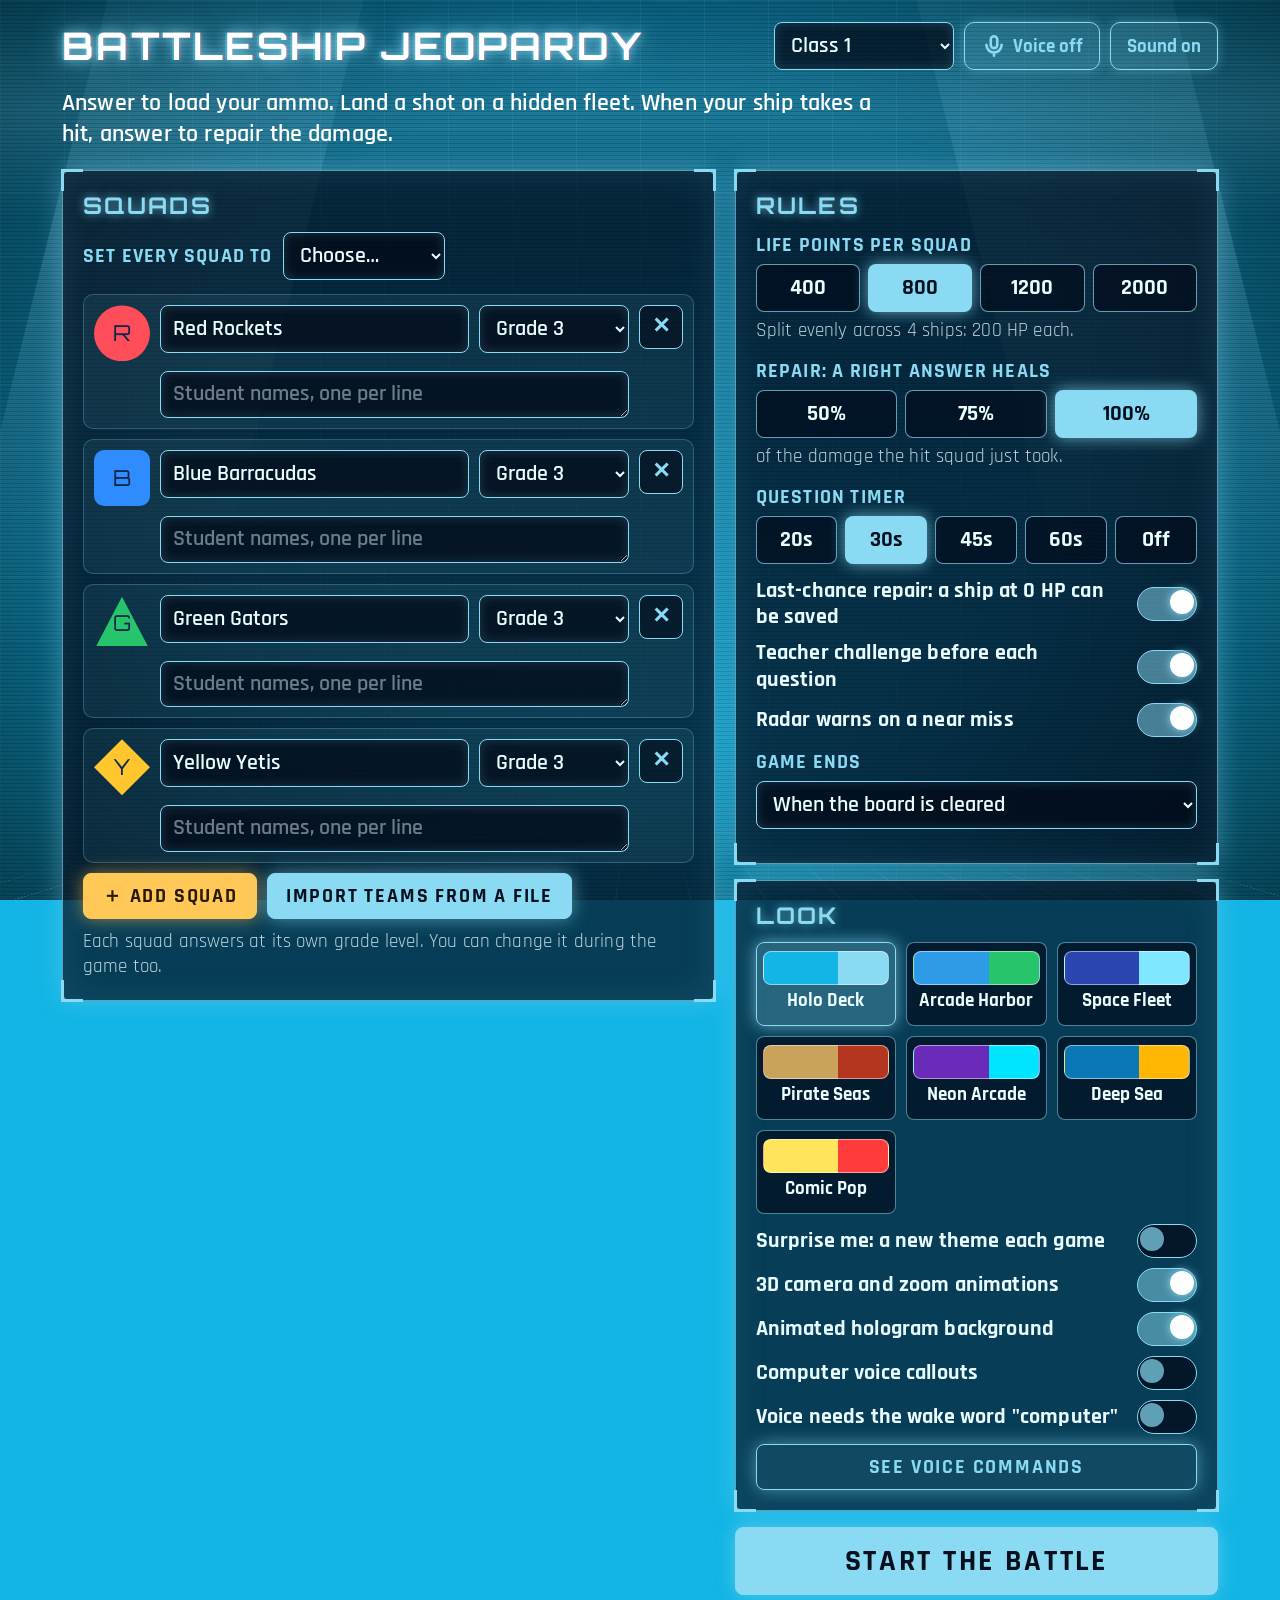
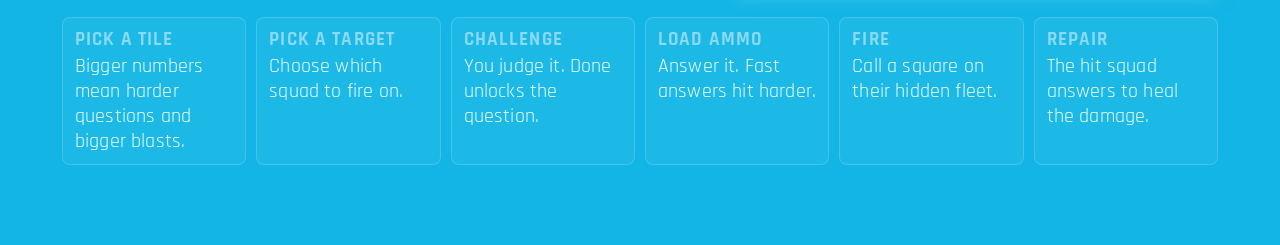
<file: battleship/index.html>
<!DOCTYPE html>
<html lang="en">
<head>
<meta charset="utf-8">
<meta name="viewport" content="width=device-width,initial-scale=1">
<title>Battleship Jeopardy</title>
<link rel="preconnect" href="https://fonts.googleapis.com">
<link rel="preconnect" href="https://fonts.gstatic.com" crossorigin>
<link href="https://fonts.googleapis.com/css2?family=Alegreya+SC:wght@400;700&family=Bangers&family=Baloo+2:wght@400;600;700&family=Bungee&family=Chakra+Petch:wght@400;600;700&family=Comic+Neue:wght@400;700&family=Fredoka:wght@400;500;600;700&family=Orbitron:wght@500;700;900&family=Pirata+One&family=Rajdhani:wght@500;600;700&display=swap" rel="stylesheet">
<style>
/* Battleship Jeopardy v2. Theme tokens are set on :root by applyTheme(); the active team's color floods the page background. */
:root{
  --disp:'Bungee','Arial Black',sans-serif; --body:'Fredoka','Trebuchet MS',sans-serif;
  --panel:#FFFFFF; --pInk:#10264A; --line:#10264A; --lw:3px; --r:20px; --sh:0 6px 0 #10264A;
  --head:#10264A; --headInk:#FFFFFF; --tile:#FFC62E; --tileInk:#10264A; --tline:#10264A; --tsh:0 4px 0 #10264A;
  --used:#D6E2EF; --usedInk:#5B7396; --btn:#26C46B; --btnInk:#10264A;
  --ink:#10264A; --inkRgb:16,38,74; --bgHex:#2E9BE6; --soft:rgba(16,38,74,.14); --softLine:rgba(16,38,74,.28); --pSoft:rgba(16,38,74,.08);
  --good:#1F9D55; --bad:#D64545; --s:1;
}
*{box-sizing:border-box}
html,body{margin:0;min-height:100%}
body{font-family:var(--body);color:var(--ink);background:var(--bg,#2E9BE6);background-attachment:fixed;-webkit-tap-highlight-color:transparent;overflow-x:hidden}
body.playing{overflow:hidden;height:100%}
h1,h2,h3,h4,p{margin:0}
button{font:inherit;color:inherit;cursor:pointer;border:0;background:none;padding:0}
button:disabled{cursor:not-allowed}
input,select,textarea{font:inherit;color:inherit}
:focus-visible{outline:4px solid var(--ink);outline-offset:3px}
[hidden]{display:none!important}
.sr{position:absolute;width:1px;height:1px;overflow:hidden;clip:rect(0 0 0 0)}
.disp{font-family:var(--disp)}

/* ---------- shared pieces ---------- */
.card{background:var(--panel);color:var(--pInk);border:var(--lw) solid var(--line);border-radius:var(--r);box-shadow:var(--sh);padding:20px}
.btn{display:inline-flex;align-items:center;justify-content:center;gap:10px;min-height:56px;padding:8px 26px;border-radius:calc(var(--r) - 6px);border:var(--lw) solid var(--line);background:var(--btn);color:var(--btnInk);box-shadow:var(--tsh);font-family:var(--disp);font-size:22px;line-height:1.1;text-align:center}
.btn:hover:not(:disabled){filter:brightness(1.07);transform:translateY(-2px)}
.btn:active:not(:disabled){transform:translateY(3px)}
.btn:disabled{opacity:.5;box-shadow:none}
.btn.sm{min-height:46px;padding:6px 18px;font-size:18px}
.btn.lg{min-height:68px;font-size:28px}
.btn.block{display:flex;width:100%}
.btn.ghost{background:transparent;color:var(--pInk);box-shadow:none}
.btn.sun{background:var(--tile);color:var(--tileInk)}
.btn.bad{background:var(--bad);color:#fff}
.chip{display:inline-flex;align-items:center;padding:6px 16px;border-radius:99px;font-weight:700;font-size:20px;line-height:1.1;white-space:nowrap;background:var(--soft);color:var(--ink)}
.chip.solid{background:var(--head);color:var(--headInk)}
.chip.pan{background:var(--pSoft);color:var(--pInk)}
.ibtn{width:48px;height:48px;border-radius:14px;display:inline-flex;align-items:center;justify-content:center;gap:6px;border:2px solid var(--ink);background:var(--soft);color:var(--ink);font-weight:700}
.ibtn.wide{width:auto;padding:0 16px;font-size:19px}
.badge{flex:none;display:flex;align-items:center;justify-content:center;font-family:var(--disp);line-height:1}

/* ---------- setup screen (scrolls) ---------- */
#setup{max-width:1200px;margin:0 auto;padding:22px 22px 80px}
.hdr{display:flex;align-items:center;justify-content:space-between;gap:14px;flex-wrap:wrap;margin-bottom:18px}
.hdr h1{font-family:var(--disp);font-weight:400;font-size:clamp(30px,5vw,48px);line-height:1;color:var(--ink)}
.hdr .row{display:flex;gap:10px;flex-wrap:wrap;align-items:center}
.hero{margin:0 0 20px;font-size:22px;font-weight:600;max-width:820px;line-height:1.3}
.grid2{display:grid;grid-template-columns:minmax(0,1.35fr) minmax(0,1fr);gap:20px;align-items:start}
@media (max-width:960px){.grid2{grid-template-columns:1fr}}
.card h3{font-family:var(--disp);font-weight:400;font-size:26px;margin-bottom:12px}
.stack{display:grid;gap:16px}
.lbl{display:block;font-size:18px;font-weight:700;margin-bottom:6px}
.note{font-size:17px;line-height:1.35;opacity:.8}
.field{margin-bottom:14px}
input[type=text],input[type=number],select,textarea{width:100%;min-height:48px;padding:8px 12px;border-radius:12px;border:3px solid var(--line);background:#fff;color:#10264A;font-size:20px;font-weight:600}
textarea{resize:vertical;line-height:1.3}
.seg{display:flex;gap:8px;flex-wrap:wrap}
.seg button{flex:1;min-width:64px;min-height:48px;padding:0 12px;border-radius:12px;border:3px solid var(--line);background:#fff;color:#10264A;font-weight:700;font-size:20px}
.seg button[aria-pressed=true]{background:var(--tile);color:var(--tileInk);box-shadow:var(--tsh)}
.tgl{display:flex;align-items:center;justify-content:space-between;gap:14px;margin:10px 0;font-size:20px;font-weight:700;line-height:1.2;cursor:pointer}
.tgl input{position:absolute;opacity:0;width:1px;height:1px}
.tgl .tr{flex:none;width:60px;height:34px;border-radius:99px;border:3px solid var(--line);background:#D6E2EF;padding:2px;display:flex;justify-content:flex-start;transition:background .15s}
.tgl .tr i{width:24px;height:24px;border-radius:50%;background:#fff;border:2px solid var(--line)}
.tgl input:checked + .tr{background:var(--good);justify-content:flex-end}
.tgl input:focus-visible + .tr{outline:4px solid var(--ink);outline-offset:3px}
.themes{display:grid;grid-template-columns:repeat(3,minmax(0,1fr));gap:10px}
.th{display:flex;flex-direction:column;align-items:center;gap:6px;padding:8px 6px;border-radius:14px;border:3px solid var(--line);background:#fff;color:#10264A;font-weight:700;font-size:17px;line-height:1.1;min-height:84px}
.th[aria-pressed=true]{background:#FFF3C4;box-shadow:0 3px 0 var(--line)}
.th i{display:block;width:100%;height:34px;border-radius:8px;border:2px solid #10264A}
.trow{display:grid;grid-template-columns:56px minmax(0,1fr) 150px 44px;gap:10px;align-items:start;padding:10px;border-radius:16px;background:var(--pSoft);margin-bottom:10px}
.trow .badge{width:56px;height:56px;font-size:20px}
.trow textarea{grid-column:2 / 4;min-height:44px;font-size:18px}
.trow .x{width:44px;height:44px;border-radius:12px;border:2px solid var(--line);background:#fff;font-size:22px;font-weight:700;color:#10264A}
.resume{display:flex;gap:14px;align-items:center;justify-content:space-between;flex-wrap:wrap;margin-bottom:18px;background:var(--tile);color:var(--tileInk)}
.resume b{font-size:22px}
.steps{display:grid;grid-template-columns:repeat(6,minmax(0,1fr));gap:10px;margin-top:22px}
@media (max-width:960px){.steps{grid-template-columns:repeat(2,minmax(0,1fr))}}
.steps div{background:var(--soft);border-radius:14px;padding:10px 12px;font-size:17px;line-height:1.25}
.steps b{display:block;font-size:19px;margin-bottom:2px}

/* ---------- game stage (fixed 1440x900, scaled to fit) ---------- */
#game{position:fixed;inset:0;overflow:hidden}
#stage{position:absolute;left:50%;top:50%;width:1440px;height:900px;margin:-450px 0 0 -720px;transform:scale(var(--s));transform-origin:center center;padding:18px 28px 22px;display:flex;flex-direction:column;gap:14px;color:var(--ink)}
.top{height:48px;flex:none;display:flex;align-items:center;justify-content:space-between}
.top .l{display:flex;align-items:center;gap:14px;min-width:0}
.brand{font-family:var(--disp);font-size:28px;line-height:1;letter-spacing:.02em;white-space:nowrap}
.top .r{display:flex;gap:10px}
.banner{height:104px;flex:none;display:flex;align-items:center;gap:24px}
.banner .badge{width:96px;height:96px;background:var(--ink);color:var(--bgHex);font-size:46px}
.bn-name{font-family:var(--disp);line-height:1.02;white-space:nowrap}
.bn-sub{font-size:30px;font-weight:700;line-height:1.1;margin-top:2px}
.cols{height:680px;flex:none;display:flex;gap:20px}
.left,.qleft,.qright{width:300px;flex:none;padding:18px;border-radius:var(--r);background:var(--soft);border:2px solid var(--softLine);display:flex;flex-direction:column;gap:10px;overflow:hidden}
.cap{font-size:18px;font-weight:700;letter-spacing:.12em;text-transform:uppercase}
.upname{font-family:var(--disp);line-height:1.04;overflow-wrap:anywhere}
.mems{display:flex;flex-direction:column;gap:6px}
.mem{padding:4px 12px;font-size:28px;font-weight:600;line-height:1.1;overflow-wrap:anywhere}
.mem.up{padding:6px 12px;border-radius:12px;font-size:30px;font-weight:700;background:var(--ink);color:var(--bgHex)}
.shp .row{display:flex;justify-content:space-between;font-size:20px;font-weight:700}
.bar{height:14px;border-radius:99px;background:rgba(var(--inkRgb),.22);overflow:hidden;margin-top:3px}
.bar i{display:block;height:100%;border-radius:99px}
.shp.sunk{opacity:.45;text-decoration:line-through}
.board{flex:1;min-width:0;padding:16px;display:grid;grid-template-columns:repeat(5,minmax(0,1fr));grid-template-rows:72px repeat(5,minmax(0,1fr));gap:10px;background:var(--panel);color:var(--pInk);border:var(--lw) solid var(--line);border-radius:var(--r);box-shadow:var(--sh)}
.cat{display:flex;flex-direction:column;align-items:center;justify-content:center;text-align:center;padding:4px 6px;border-radius:calc(var(--r) - 8px);background:var(--head);color:var(--headInk)}
.cat b{font-family:var(--disp);font-weight:400;font-size:21px;line-height:1.05}
.tile{position:relative;display:flex;align-items:center;justify-content:center;border-radius:calc(var(--r) - 8px);border:var(--lw) solid var(--tline);background:var(--tile);color:var(--tileInk);box-shadow:var(--tsh);font-family:var(--disp);font-size:40px;line-height:1}
.tile:hover:not(:disabled){filter:brightness(1.08);transform:translateY(-2px)}
.tile:disabled{cursor:not-allowed}
.tile.used{border-style:dashed;border-color:var(--usedInk);background:var(--used);color:var(--usedInk);box-shadow:none}
.tile .bolt{position:absolute;top:6px;right:6px}
.tile.lock{opacity:.55}
.side{width:300px;flex:none;padding:14px;display:flex;flex-direction:column;gap:8px;background:var(--panel);color:var(--pInk);border:var(--lw) solid var(--line);border-radius:var(--r);box-shadow:var(--sh);overflow:hidden}
.side h4{font-family:var(--disp);font-weight:400;font-size:22px;padding:2px 4px}
.sq{display:flex;align-items:center;gap:10px;padding:7px 10px;border-radius:12px;background:var(--pSoft)}
.sq .badge{width:40px;height:40px;font-size:18px}
.sq .nm{font-weight:700;font-size:20px;line-height:1.1;white-space:nowrap;overflow:hidden;text-overflow:ellipsis}
.sq .hb{display:flex;align-items:center;gap:8px;margin-top:4px}
.sq .hb .bar{flex:1;height:12px;margin:0;background:rgba(128,128,128,.28)}
.sq .hb span{font-size:16px;font-weight:700;min-width:40px;text-align:right}
.sq>div:last-child{flex:1;min-width:0}
.sq.on{background:var(--ink);color:var(--bgHex)}
.sq.out{opacity:.5}
.compact .sq{padding:4px 8px}.compact .sq .badge{width:30px!important;height:30px!important;font-size:13px!important}.compact .sq .nm{font-size:17px}.compact .sq .hb{margin-top:2px}.compact .side{gap:5px}

/* ---------- question layer (inside the stage) ---------- */
#qlayer{position:absolute;inset:0;padding:18px 28px 22px;display:flex;flex-direction:column;gap:14px;z-index:20}
#qlayer .bg{position:absolute;inset:0;z-index:-1;background:var(--bg);background-attachment:fixed}
.qcols{height:680px;flex:none;display:flex;gap:20px}
.qmid{flex:1;min-width:0;padding:18px;display:flex;flex-direction:column;gap:14px;background:var(--panel);color:var(--pInk);border:var(--lw) solid var(--line);border-radius:var(--r);box-shadow:var(--sh);overflow:hidden}
.chips{display:flex;gap:10px;flex-wrap:wrap}
.qtext{font-family:var(--disp);font-size:40px;line-height:1.14;overflow-wrap:anywhere}
.qtext.eq{font-size:64px;text-align:center;padding:14px 0}
.opts{display:grid;grid-template-columns:repeat(2,minmax(0,1fr));gap:14px}
.opt{display:flex;align-items:center;gap:16px;min-height:92px;padding:12px 18px;text-align:left;font-size:36px;font-weight:700;line-height:1.1;border-radius:calc(var(--r) - 6px);border:var(--lw) solid var(--tline);background:var(--tile);color:var(--tileInk);box-shadow:var(--tsh)}
.opt:hover:not(:disabled){filter:brightness(1.07)}
.opt b{flex:none;width:48px;height:48px;border-radius:50%;display:flex;align-items:center;justify-content:center;font-family:var(--disp);font-weight:400;font-size:24px;background:var(--head);color:var(--headInk)}
.opt span{flex:1;overflow-wrap:anywhere}
.opt.ok{background:var(--good);color:#fff;border-color:var(--line)}
.opt.ok b{background:#fff;color:var(--good)}
.opt.no{background:var(--bad);color:#fff}
.opt.no b{background:#fff;color:var(--bad)}
.opt.dim{border-style:dashed;border-color:var(--usedInk);background:var(--used);color:var(--usedInk);box-shadow:none}
.fb{padding:12px 16px;border-radius:14px;background:var(--pSoft);font-size:22px;line-height:1.3}
.fb h3{font-family:var(--disp);font-weight:400;font-size:28px;margin-bottom:4px}
.fb.ok h3{color:var(--good)}.fb.no h3{color:var(--bad)}
.qright{align-items:center;text-align:center}
.qright .fb{width:100%;text-align:left;background:rgba(var(--inkRgb),.14);color:var(--ink)}
.qright .fb h3{color:var(--ink)}
.ring{position:relative;width:190px;height:190px;flex:none}
.ring svg{display:block}
.ring .n{position:absolute;inset:0;display:flex;flex-direction:column;align-items:center;justify-content:center}
.ring .n b{font-family:var(--disp);font-weight:400;font-size:66px;line-height:1}
.ring .n small{font-size:18px;font-weight:700}
.tctl{display:flex;gap:8px;justify-content:center}
.big{font-family:var(--disp);font-weight:400;font-size:52px;line-height:1}
.pendbar{display:flex;height:30px;border-radius:99px;overflow:hidden;background:rgba(var(--inkRgb),.22)}
.note-box{margin-top:6px;padding:12px 14px;border-radius:12px;background:var(--ink);color:var(--bgHex);font-size:22px;font-weight:700;line-height:1.2}
.targets{display:grid;grid-template-columns:repeat(2,minmax(0,1fr));gap:12px;overflow:auto;padding:4px}
.tgt{display:flex;align-items:center;gap:12px;padding:10px 14px;min-height:78px;border-radius:calc(var(--r) - 6px);border:var(--lw) solid var(--line);background:var(--tc);color:var(--ti);text-align:left}
.tgt .badge{width:48px;height:48px;font-size:20px;background:var(--ti);color:var(--tc)}
.tgt b{display:block;font-size:24px;line-height:1.1}.tgt small{font-size:17px;font-weight:600}
.tgt.sel{outline:5px solid var(--pInk);outline-offset:2px}
.sea{display:grid;grid-template-columns:36px repeat(7,64px);grid-auto-rows:64px;gap:6px;align-items:center;justify-items:center;margin:0 auto}
.sea .ax{font-weight:700;font-size:20px}
.sc{width:64px;height:64px;border-radius:12px;border:3px solid var(--line);background:rgba(var(--inkRgb),.10);color:var(--pInk);font-weight:700;font-size:28px;display:flex;align-items:center;justify-content:center}
.sc:hover:not(:disabled){background:rgba(var(--inkRgb),.25)}
.sc.m{background:rgba(var(--inkRgb),.35)}
.sc.n{background:#FFE7A3;color:#10264A}
.sc.h{background:var(--bad);color:#fff}
.sc.s{background:#111;color:#fff;border-color:#111}
.sc:disabled{cursor:not-allowed}
.calc{width:100%;border-collapse:collapse;font-size:24px}
.calc td{padding:6px 4px;border-bottom:2px solid var(--pSoft)}
.calc td:last-child{text-align:right;font-weight:700}
.calc tr.tot td{font-weight:700;border-bottom:0;font-size:28px}

/* ---------- modal + victory ---------- */
.modal{position:fixed;inset:0;z-index:100;background:rgba(0,0,0,.6);display:flex;align-items:center;justify-content:center;padding:18px}
.sheet{width:min(920px,100%);max-height:92vh;overflow:auto;background:var(--panel);color:var(--pInk);border:var(--lw) solid var(--line);border-radius:var(--r);box-shadow:var(--sh);padding:22px}
.sheet h2{font-family:var(--disp);font-weight:400;font-size:30px;margin-bottom:12px}
.glist{display:grid;grid-template-columns:repeat(2,minmax(0,1fr));gap:8px;margin:10px 0}
.glist .g{padding:8px 12px;border-radius:12px;background:var(--tc);color:var(--ti);font-size:18px;line-height:1.25}
.glist .g b{font-size:20px}
#victory{position:fixed;inset:0;z-index:90;display:flex;align-items:center;justify-content:center;padding:18px;background:rgba(0,0,0,.45)}
.vbox{width:min(980px,100%);max-height:94vh;overflow:auto;background:var(--panel);color:var(--pInk);border:var(--lw) solid var(--line);border-radius:var(--r);box-shadow:var(--sh);padding:26px;text-align:center}
.vbox h2{font-family:var(--disp);font-weight:400;font-size:44px;line-height:1.1;margin:6px 0}
.vbox .wn{display:inline-block;padding:2px 18px;border-radius:14px;background:var(--wc);color:var(--wi)}
.stats{width:100%;border-collapse:collapse;font-size:20px;margin:14px 0;text-align:left}
.stats th,.stats td{padding:8px 10px;border-bottom:2px solid var(--pSoft)}
.stats th{font-size:16px;text-transform:uppercase;letter-spacing:.08em}
.stats .dot{display:inline-block;width:16px;height:16px;border-radius:50%;background:var(--tc);margin-right:8px;vertical-align:-2px}
.row2{display:flex;gap:12px;flex-wrap:wrap;justify-content:center}
#fx{position:fixed;inset:0;pointer-events:none;z-index:200}
.shake{animation:shake .5s}
@keyframes shake{0%,100%{translate:0 0}20%{translate:-10px 0}40%{translate:9px 0}60%{translate:-6px 0}80%{translate:4px 0}}
@media (prefers-reduced-motion:reduce){.shake{animation:none}.btn,.tile{transition:none}}

/* ================================================================
   HOLO DECK: futuristic skin + 3D layout + camera zoom animations + voice HUD
   - html[data-theme="holo"] = hologram look (set by applyTheme)
   - #stage.d3 = tilted 3D panels + zoom in/out camera moves (toggle in Look)
   ================================================================ */
:root{--acc:#88DAF2;--accRgb:136,218,242;--px:0;--py:0}

/* ---------- always-on pieces (any theme) ---------- */
.proj{flex:none;position:relative;width:96px;height:96px}
.fleet2{display:grid;grid-template-columns:repeat(2,minmax(0,1fr));gap:8px 22px;margin-top:6px}
.tile.surge{animation:surgePulse 1.3s ease-in-out infinite}
@keyframes surgePulse{0%,100%{box-shadow:var(--tsh)}50%{box-shadow:var(--tsh),0 0 22px 6px rgba(255,214,64,.85)}}
.opts .opt{animation:optIn .45s cubic-bezier(.2,.9,.3,1.2) backwards;animation-delay:calc(var(--oi,0)*70ms)}
@keyframes optIn{from{opacity:0;translate:0 26px;scale:.92}to{opacity:1;translate:0 0;scale:1}}
.sea.punch{animation:punch .5s ease-out}
@keyframes punch{0%{scale:1}30%{scale:1.1}100%{scale:1}}
.sea.pull{animation:pullS 1s ease-out}
@keyframes pullS{0%{scale:1.18;filter:brightness(1.7)}100%{scale:1;filter:none}}
.modal:not([hidden]) .sheet{animation:popIn .35s cubic-bezier(.2,.9,.3,1.15)}
#victory:not([hidden]) .vbox{animation:camIn .8s cubic-bezier(.16,.84,.3,1)}
@keyframes popIn{from{opacity:0;scale:.86}to{opacity:1;scale:1}}

/* iris wipe: the old team color shrinks toward the badge, revealing the new team's color */
#wipe{position:fixed;inset:0;z-index:1;pointer-events:none;display:none}
#wipe.go{display:block;animation:iris .72s cubic-bezier(.65,0,.3,1) forwards}
@keyframes iris{from{clip-path:circle(150% at 7% 17%)}to{clip-path:circle(0% at 7% 17%)}}

/* ---------- camera moves (3D on) ---------- */
@keyframes camIn{from{opacity:0;transform:perspective(1100px) translateZ(-620px) rotateX(10deg);filter:blur(10px) brightness(1.8)}
  55%{filter:blur(0) brightness(1.2)}
  to{opacity:1;transform:perspective(1100px) translateZ(0) rotateX(0);filter:none}}
@keyframes camOut{from{opacity:0;transform:perspective(1100px) translateZ(480px);filter:blur(8px) brightness(1.7)}
  55%{opacity:1;filter:blur(0) brightness(1.2)}
  to{opacity:1;transform:perspective(1100px) translateZ(0);filter:none}}
@keyframes slideL{from{translate:-150px 0;opacity:0}to{translate:0 0;opacity:1}}
@keyframes slideR{from{translate:150px 0;opacity:0}to{translate:0 0;opacity:1}}
@keyframes tileBoot{from{opacity:0;transform:perspective(520px) rotateX(-75deg) translateZ(-70px)}to{opacity:1;transform:none}}
@keyframes holoIn{0%{opacity:0;letter-spacing:.35em;filter:blur(8px)}100%{opacity:1;letter-spacing:normal;filter:none}}
@keyframes bannerIn{from{opacity:0;translate:0 -24px}to{opacity:1;translate:0 0}}

#stage.d3[data-anim="in"] .qcols{animation:camIn .75s cubic-bezier(.16,.84,.3,1) backwards}
#stage.d3[data-anim="out"] .qcols,#stage.d3[data-anim="out"] .cols{animation:camOut .8s cubic-bezier(.16,.84,.3,1) backwards}
#stage.d3[data-anim="boot"] .cols{animation:camIn .8s cubic-bezier(.16,.84,.3,1) backwards}
#stage.d3[data-anim="boot"] .left,#stage.d3[data-anim="in"] .qleft{animation:slideL .7s cubic-bezier(.2,.8,.2,1) .12s backwards}
#stage.d3[data-anim="boot"] .side,#stage.d3[data-anim="in"] .qright{animation:slideR .7s cubic-bezier(.2,.8,.2,1) .12s backwards}
#stage.d3[data-anim="boot"] .tile{animation:tileBoot .55s cubic-bezier(.2,.9,.3,1.15) backwards;animation-delay:calc(var(--i,0)*24ms + 160ms)}
#stage.d3[data-anim] .banner{animation:bannerIn .55s ease-out backwards}
#stage.d3[data-anim] .bn-name{animation:holoIn .7s ease-out backwards}

/* ---------- 3D layout: console panels angled toward the viewer ---------- */
#stage.d3 .left,#stage.d3 .qleft{transform:perspective(1500px) rotateY(calc(11deg + var(--px)*4deg));transform-origin:left center}
#stage.d3 .side,#stage.d3 .qright{transform:perspective(1500px) rotateY(calc(-11deg + var(--px)*4deg));transform-origin:right center}
#stage.d3 .board{transform:perspective(1900px) rotateX(calc(4deg - var(--py)*2deg)) rotateY(calc(var(--px)*2.5deg));transform-origin:50% 100%}
#stage.d3 .qmid{transform:perspective(1900px) rotateX(calc(3deg - var(--py)*2deg)) rotateY(calc(var(--px)*2deg));transform-origin:50% 100%}
#stage.d3 .tile:hover:not(:disabled){transform:perspective(600px) translateZ(26px) scale(1.04);z-index:2}
#stage.d3 .tile:active:not(:disabled){transform:perspective(600px) translateZ(8px)}

/* ================================================================
   HOLO DECK theme
   ================================================================ */
html[data-theme="holo"] body{letter-spacing:.01em}
#holoBg{position:fixed;inset:0;z-index:0;overflow:hidden;pointer-events:none;display:none}
html[data-theme="holo"] #holoBg{display:block}
#holoBg::before{content:'';position:absolute;inset:0;background:radial-gradient(ellipse at 50% 46%,transparent 48%,rgba(0,0,0,.5) 100%)}
#holoBg::after{content:'';position:absolute;inset:0;background:repeating-linear-gradient(0deg,rgba(0,0,0,.16) 0 1px,transparent 1px 4px)}
#holoBg .floor{position:absolute;left:-20%;right:-20%;bottom:-6%;height:46%;overflow:hidden;transform:perspective(560px) rotateX(66deg);transform-origin:50% 100%;
  -webkit-mask-image:linear-gradient(to top,#000 0%,transparent 88%);mask-image:linear-gradient(to top,#000 0%,transparent 88%)}
#holoBg .floor::before{content:'';position:absolute;left:0;right:0;top:-96px;bottom:0;will-change:transform;
  background-image:linear-gradient(rgba(var(--accRgb),.55) 2px,transparent 2px),linear-gradient(90deg,rgba(var(--accRgb),.55) 2px,transparent 2px);
  background-size:96px 96px;animation:floorMove 3.6s linear infinite}
@keyframes floorMove{to{transform:translateY(96px)}}
/* one slow scan beam for the whole screen (cheap: it only moves, never repaints) */
#holoBg .sweep{position:absolute;left:0;right:0;top:0;height:220px;will-change:transform;
  background:linear-gradient(to bottom,transparent,rgba(var(--accRgb),.14),transparent);animation:sweepDown 8s linear infinite}
@keyframes sweepDown{from{transform:translateY(-220px)}to{transform:translateY(100vh)}}
#holoBg .beam{position:absolute;top:-10%;bottom:28%;width:20%;background:linear-gradient(to bottom,transparent,rgba(var(--accRgb),.20) 45%,transparent);animation:beamSway 8s ease-in-out infinite alternate}
#holoBg .b1{left:3%;transform:skewX(-14deg)}
#holoBg .b2{right:3%;transform:skewX(14deg);animation-delay:-4s}
@keyframes beamSway{from{opacity:.25}to{opacity:.95}}
#holoBg .parts i{position:absolute;bottom:-14px;width:var(--z);height:var(--z);border-radius:50%;background:rgba(var(--accRgb),.95);box-shadow:0 0 8px var(--acc);opacity:0;animation:rise var(--d) linear var(--dl) infinite}
@keyframes rise{0%{translate:0 0;opacity:0}12%{opacity:.85}100%{translate:0 -112vh;opacity:0}}

/* glass panels with corner brackets and a slow scan beam */
html[data-theme="holo"] .card,html[data-theme="holo"] .board,html[data-theme="holo"] .left,html[data-theme="holo"] .qleft,
html[data-theme="holo"] .qright,html[data-theme="holo"] .qmid,html[data-theme="holo"] .side{position:relative}
html[data-theme="holo"] .card::before,html[data-theme="holo"] .board::before,html[data-theme="holo"] .left::before,html[data-theme="holo"] .qleft::before,
html[data-theme="holo"] .qright::before,html[data-theme="holo"] .qmid::before,html[data-theme="holo"] .side::before{
  content:'';position:absolute;inset:-2px;pointer-events:none;z-index:3;
  background:
    linear-gradient(var(--acc),var(--acc)) top left/22px 3px no-repeat,linear-gradient(var(--acc),var(--acc)) top left/3px 22px no-repeat,
    linear-gradient(var(--acc),var(--acc)) top right/22px 3px no-repeat,linear-gradient(var(--acc),var(--acc)) top right/3px 22px no-repeat,
    linear-gradient(var(--acc),var(--acc)) bottom left/22px 3px no-repeat,linear-gradient(var(--acc),var(--acc)) bottom left/3px 22px no-repeat,
    linear-gradient(var(--acc),var(--acc)) bottom right/22px 3px no-repeat,linear-gradient(var(--acc),var(--acc)) bottom right/3px 22px no-repeat}
html[data-theme="holo"] .board::after,html[data-theme="holo"] .left::after,html[data-theme="holo"] .qleft::after,
html[data-theme="holo"] .qright::after,html[data-theme="holo"] .qmid::after,html[data-theme="holo"] .side::after{
  content:'';position:absolute;inset:0;pointer-events:none;z-index:2;border-radius:inherit;
  background:repeating-linear-gradient(0deg,rgba(255,255,255,.028) 0 1px,transparent 1px 4px)}
html[data-theme="holo"] .left,html[data-theme="holo"] .qleft,html[data-theme="holo"] .qright{
  background:linear-gradient(180deg,rgba(var(--accRgb),.16),rgba(var(--accRgb),.04)),rgba(3,10,26,.64);border:1px solid rgba(var(--accRgb),.55);
  box-shadow:0 0 22px rgba(var(--accRgb),.28),inset 0 0 30px rgba(var(--accRgb),.08)}
html[data-theme="holo"] .card,html[data-theme="holo"] .board,html[data-theme="holo"] .qmid,html[data-theme="holo"] .side,
html[data-theme="holo"] .sheet,html[data-theme="holo"] .vbox{border-width:1px;border-color:rgba(var(--accRgb),.65)}

/* headline + banner = hologram text */
html[data-theme="holo"] .hdr h1,html[data-theme="holo"] .bn-name,html[data-theme="holo"] .brand{
  font-weight:700;text-shadow:0 0 12px rgba(var(--accRgb),.95),0 0 34px rgba(var(--accRgb),.55),2px 0 rgba(255,60,90,.35),-2px 0 rgba(60,220,255,.35)}
html[data-theme="holo"] .hdr h1{text-transform:uppercase;letter-spacing:.06em;animation:holoFlicker 7s infinite}
html[data-theme="holo"] .bn-name{text-transform:uppercase;letter-spacing:.03em;animation:holoFlicker 9s infinite}
html[data-theme="holo"] .brand{font-size:21px;letter-spacing:.14em;text-transform:uppercase}
@keyframes holoFlicker{0%,90%,100%{opacity:1}91%{opacity:.55}92%{opacity:1}95%{opacity:.78}96%{opacity:1}}
html[data-theme="holo"] .bn-sub{font-size:32px;letter-spacing:.04em;text-shadow:0 0 14px rgba(var(--accRgb),.7)}
html[data-theme="holo"] .hero{font-size:24px}
html[data-theme="holo"] .hdr h1{font-size:clamp(26px,3.6vw,38px)}
html[data-theme="holo"] .upname{font-family:var(--body);letter-spacing:.04em}

/* the team badge floats over a projector pad */
html[data-theme="holo"] .proj{perspective:520px}
html[data-theme="holo"] .proj::before{content:'';position:absolute;left:14px;right:14px;bottom:8px;height:64px;pointer-events:none;
  background:linear-gradient(to top,rgba(var(--accRgb),.55),transparent);clip-path:polygon(0 100%,100% 100%,82% 0,18% 0);opacity:.7;animation:beamSway 2.4s ease-in-out infinite alternate}
html[data-theme="holo"] .proj::after{content:'';position:absolute;left:-12px;right:-12px;bottom:-9px;height:20px;border-radius:50%;pointer-events:none;
  background:radial-gradient(ellipse at center,rgba(var(--accRgb),.95),rgba(var(--accRgb),.25) 55%,transparent 72%);animation:padPulse 2.4s ease-in-out infinite}
@keyframes padPulse{0%,100%{opacity:.6;scale:1}50%{opacity:1;scale:1.12}}
html[data-theme="holo"] .banner .badge{position:relative;z-index:1;background:linear-gradient(180deg,#FFFFFF 0%,var(--acc) 100%);color:#04101E;
  animation:badgeFloat 5s ease-in-out infinite}
@keyframes badgeFloat{0%,100%{transform:translateY(-3px) rotateY(-26deg)}50%{transform:translateY(-9px) rotateY(26deg)}}

/* chrome: chips, icon buttons, buttons */
html[data-theme="holo"] .chip{background:rgba(var(--accRgb),.16);border:1px solid rgba(var(--accRgb),.55);color:#EAFDFF;font-size:21px}
html[data-theme="holo"] .chip.solid{background:var(--acc);color:#04101E;border-color:var(--acc)}
html[data-theme="holo"] .chip.pan{background:rgba(var(--accRgb),.10);color:var(--pInk)}
html[data-theme="holo"] .ibtn{border:1px solid var(--acc);background:rgba(var(--accRgb),.14);color:var(--acc);border-radius:10px;box-shadow:0 0 12px rgba(var(--accRgb),.35)}
html[data-theme="holo"] .ibtn:hover{background:rgba(var(--accRgb),.3)}
.ibtn.live{box-shadow:0 0 0 3px rgba(var(--accRgb),.55),0 0 22px rgba(var(--accRgb),.8)!important;animation:livePulse 1.6s ease-in-out infinite}
@keyframes livePulse{50%{box-shadow:0 0 0 6px rgba(var(--accRgb),.25),0 0 30px rgba(var(--accRgb),.9)}}
html[data-theme="holo"] .btn{font-family:var(--body);font-weight:700;text-transform:uppercase;letter-spacing:.09em;font-size:23px;
  border:1px solid var(--acc);border-radius:8px;background:var(--acc);color:#04101E;box-shadow:0 0 18px rgba(var(--accRgb),.55)}
html[data-theme="holo"] .btn.sm{font-size:20px}
html[data-theme="holo"] .btn.lg{font-size:30px}
html[data-theme="holo"] .btn:hover:not(:disabled){filter:brightness(1.12);transform:none;box-shadow:0 0 30px rgba(var(--accRgb),.9)}
html[data-theme="holo"] .btn:active:not(:disabled){transform:scale(.98)}
html[data-theme="holo"] .btn.ghost{background:rgba(var(--accRgb),.08);color:var(--acc)}
html[data-theme="holo"] .btn.sun{background:#FFC857;border-color:#FFC857;color:#2A1A00;box-shadow:0 0 18px rgba(255,200,87,.55)}
html[data-theme="holo"] .btn.bad{background:var(--bad);border-color:var(--bad);color:#1A0206;box-shadow:0 0 18px rgba(255,107,125,.55)}
html[data-theme="holo"] .btn:disabled{opacity:.4;box-shadow:none}
html[data-theme="holo"] .resume{background:rgba(255,200,87,.16);border-color:#FFC857;color:#FFF3D6}
html[data-theme="holo"] .resume.card::before{display:none}

/* forms on the setup screen */
html[data-theme="holo"] input[type=text],html[data-theme="holo"] input[type=number],html[data-theme="holo"] select,html[data-theme="holo"] textarea{
  background:rgba(2,8,22,.72);color:#EAFDFF;border:1px solid var(--acc);border-radius:8px;font-size:22px;box-shadow:inset 0 0 12px rgba(var(--accRgb),.18)}
html[data-theme="holo"] select option{background:#06142C;color:#EAFDFF}
html[data-theme="holo"] ::placeholder{color:rgba(234,253,255,.45)}
html[data-theme="holo"] .lbl{font-size:20px;letter-spacing:.06em;text-transform:uppercase;color:var(--acc)}
html[data-theme="holo"] .card h3{font-weight:700;letter-spacing:.1em;text-transform:uppercase;color:var(--acc);text-shadow:0 0 10px rgba(var(--accRgb),.7);font-size:23px}
html[data-theme="holo"] .note{font-size:19px}
html[data-theme="holo"] .seg button{background:rgba(2,8,22,.6);color:#EAFDFF;border:1px solid rgba(var(--accRgb),.7);border-radius:8px;font-size:22px}
html[data-theme="holo"] .seg button[aria-pressed=true]{background:var(--acc);color:#04101E;box-shadow:0 0 16px rgba(var(--accRgb),.7)}
html[data-theme="holo"] .tgl{font-size:22px}
html[data-theme="holo"] .tgl .tr{border:1px solid var(--acc);background:rgba(2,8,22,.7)}
html[data-theme="holo"] .tgl .tr i{background:rgba(var(--accRgb),.7);border:0}
html[data-theme="holo"] .tgl input:checked + .tr{background:rgba(var(--accRgb),.5)}
html[data-theme="holo"] .tgl input:checked + .tr i{background:#fff;box-shadow:0 0 10px var(--acc)}
html[data-theme="holo"] .th{background:rgba(2,8,22,.6);color:#EAFDFF;border:1px solid rgba(var(--accRgb),.55);border-radius:8px;font-size:19px}
html[data-theme="holo"] .th[aria-pressed=true]{background:rgba(var(--accRgb),.25);box-shadow:0 0 16px rgba(var(--accRgb),.7);border-color:var(--acc)}
html[data-theme="holo"] .th i{border:1px solid rgba(255,255,255,.5)}
html[data-theme="holo"] .trow{background:rgba(var(--accRgb),.07);border:1px solid rgba(var(--accRgb),.25);border-radius:10px}
html[data-theme="holo"] .trow .x{background:rgba(2,8,22,.6);color:var(--acc);border:1px solid var(--acc);border-radius:8px}
html[data-theme="holo"] .steps div{background:rgba(var(--accRgb),.09);border:1px solid rgba(var(--accRgb),.35);border-radius:8px;font-size:20px;color:#EAFDFF}
html[data-theme="holo"] .steps b{color:var(--acc);letter-spacing:.06em;text-transform:uppercase}
html[data-theme="holo"] #setup.boot .card{animation:cardIn .6s cubic-bezier(.2,.9,.3,1.1) backwards}
html[data-theme="holo"] #setup.boot .stack .card:nth-child(2){animation-delay:.1s}
html[data-theme="holo"] #setup.boot .grid2>.stack{animation:cardIn .6s .12s cubic-bezier(.2,.9,.3,1.1) backwards}
@keyframes cardIn{from{opacity:0;transform:perspective(900px) rotateX(14deg) translateY(30px)}to{opacity:1;transform:none}}

/* board + tiles */
html[data-theme="holo"] .cat{background:rgba(var(--accRgb),.20);border:1px solid rgba(var(--accRgb),.6);border-radius:6px}
html[data-theme="holo"] .cat b{font-family:var(--body);font-weight:700;font-size:19px;letter-spacing:.05em;text-transform:uppercase;text-shadow:0 0 8px rgba(var(--accRgb),.8)}
html[data-theme="holo"] .tile{border-width:1px;border-radius:8px;font-weight:700;font-size:42px;text-shadow:0 0 12px rgba(var(--accRgb),.95);
  background:linear-gradient(160deg,rgba(var(--accRgb),.22),rgba(var(--accRgb),.06))}
html[data-theme="holo"] .tile:hover:not(:disabled){filter:none;background:linear-gradient(160deg,rgba(var(--accRgb),.5),rgba(var(--accRgb),.16));box-shadow:0 0 28px rgba(var(--accRgb),.9),inset 0 0 22px rgba(var(--accRgb),.35)}
html[data-theme="holo"] .tile.used{border-style:dashed;background:rgba(255,255,255,.03);text-shadow:none}
html[data-theme="holo"] .tile.lock{opacity:.4}
html[data-theme="holo"] .tile .bolt{color:#FFD23F;filter:drop-shadow(0 0 6px #FFD23F)}
html[data-theme="holo"] .mem.up,html[data-theme="holo"] .sq.on{background:rgba(var(--accRgb),.28);border:1px solid var(--acc);color:#fff;box-shadow:0 0 14px rgba(var(--accRgb),.5)}
html[data-theme="holo"] .sq{border:1px solid transparent}
html[data-theme="holo"] .cap{font-size:20px;color:var(--acc)}
html[data-theme="holo"] .upname{font-weight:700;text-transform:uppercase;letter-spacing:.03em;text-shadow:0 0 12px rgba(var(--accRgb),.8)}
html[data-theme="holo"] .shp .row{font-size:22px}
html[data-theme="holo"] .side h4{font-weight:700;letter-spacing:.14em;text-transform:uppercase;color:var(--acc);font-size:20px}
html[data-theme="holo"] .sq .nm{font-size:22px}
html[data-theme="holo"] .bar{box-shadow:inset 0 0 0 1px rgba(255,255,255,.18)}
html[data-theme="holo"] .bar i{box-shadow:0 0 10px currentColor}
html[data-theme="holo"] .compact .sq .nm{font-size:18px}
html[data-theme="holo"] .compact .sq{padding:2px 8px;border:0}
html[data-theme="holo"] .compact .side{gap:4px;padding:10px 12px}
html[data-theme="holo"] .compact .side h4{font-size:17px;padding:0 4px}

/* question layer */
html[data-theme="holo"] .qtext{font-family:var(--body);font-weight:700;font-size:46px;line-height:1.12;text-shadow:0 0 14px rgba(var(--accRgb),.45)}
html[data-theme="holo"] .qtext.eq{font-family:var(--disp);font-size:62px}
html[data-theme="holo"] .opt{border-width:1px;border-radius:8px;font-size:40px;background:linear-gradient(160deg,rgba(var(--accRgb),.22),rgba(var(--accRgb),.06));text-shadow:0 0 10px rgba(var(--accRgb),.6)}
html[data-theme="holo"] .opt:hover:not(:disabled){filter:none;box-shadow:0 0 26px rgba(var(--accRgb),.85),inset 0 0 20px rgba(var(--accRgb),.3)}
html[data-theme="holo"] .opt b{background:var(--acc);color:#04101E;text-shadow:none;border-radius:8px;font-family:var(--disp);font-weight:700}
html[data-theme="holo"] .opt.ok{background:rgba(60,240,160,.2);border-color:var(--good);color:#E9FFF5;box-shadow:0 0 26px rgba(60,240,160,.6)}
html[data-theme="holo"] .opt.ok b{background:var(--good)}
html[data-theme="holo"] .opt.no{background:rgba(255,107,125,.2);border-color:var(--bad);color:#FFECEF;box-shadow:0 0 26px rgba(255,107,125,.55)}
html[data-theme="holo"] .opt.no b{background:var(--bad)}
html[data-theme="holo"] .opt.dim{background:rgba(255,255,255,.03);box-shadow:none;text-shadow:none}
html[data-theme="holo"] .fb{font-size:25px;border:1px solid rgba(var(--accRgb),.35);border-radius:8px}
html[data-theme="holo"] .fb h3{font-weight:700;letter-spacing:.06em;text-transform:uppercase}
html[data-theme="holo"] .note-box{background:rgba(var(--accRgb),.18);border:1px solid var(--acc);color:#fff;font-size:24px;border-radius:8px}
html[data-theme="holo"] .ring svg{filter:drop-shadow(0 0 8px var(--acc))}
html[data-theme="holo"] .ring .n b{font-weight:700;text-shadow:0 0 14px var(--acc)}
html[data-theme="holo"] .big{font-weight:700;text-shadow:0 0 14px var(--acc)}
html[data-theme="holo"] .pendbar{border:1px solid rgba(var(--accRgb),.5)}
html[data-theme="holo"] .tgt{border-width:1px;border-radius:8px;box-shadow:0 0 18px var(--tc)}
html[data-theme="holo"] .tgt b{font-size:26px}
html[data-theme="holo"] .tgt.sel{outline:3px solid #fff;outline-offset:3px}
html[data-theme="holo"] .calc{font-size:24px}
html[data-theme="holo"] .calc td{padding:4px}
html[data-theme="holo"] .calc td{border-bottom:1px solid rgba(var(--accRgb),.25)}
html[data-theme="holo"] .stats th{color:var(--acc)}
html[data-theme="holo"] .stats td,html[data-theme="holo"] .stats th{border-bottom:1px solid rgba(var(--accRgb),.3)}

/* radar grid */
.sea{position:relative;clip-path:inset(-8px)}
html[data-theme="holo"] .sea::after{content:'';position:absolute;left:0;right:0;top:0;height:130px;pointer-events:none;will-change:transform;
  background:linear-gradient(to bottom,transparent,rgba(var(--accRgb),.26),transparent);animation:sweep 3.2s linear infinite}
@keyframes sweep{from{transform:translateY(-130px)}to{transform:translateY(600px)}}
html[data-theme="holo"] .sc{border:1px solid rgba(var(--accRgb),.75);border-radius:6px;background:rgba(var(--accRgb),.07);color:#EAFDFF}
html[data-theme="holo"] .sc:hover:not(:disabled){background:rgba(var(--accRgb),.35);box-shadow:0 0 16px var(--acc)}
html[data-theme="holo"] .sc.m{background:rgba(255,255,255,.12);border-style:dashed}
html[data-theme="holo"] .sc.n{background:#FFD98A;color:#2A1A00;box-shadow:0 0 14px #FFD98A}
html[data-theme="holo"] .sc.h{background:var(--bad);color:#1A0206;border-color:var(--bad);box-shadow:0 0 16px var(--bad)}
html[data-theme="holo"] .sc.s{background:#05070D;color:#fff;border-color:#fff}
html[data-theme="holo"] .sea .ax{color:var(--acc)}

/* modal / victory */
html[data-theme="holo"] .modal,html[data-theme="holo"] #victory{background:rgba(1,4,12,.72)}
html[data-theme="holo"] .sheet h2,html[data-theme="holo"] .vbox h2{font-weight:700;text-transform:uppercase;letter-spacing:.06em;text-shadow:0 0 14px rgba(var(--accRgb),.8)}
html[data-theme="holo"] .glist .g{border:1px solid rgba(255,255,255,.35);border-radius:8px}

/* ---------- voice HUD + help ---------- */
#voiceHud{position:fixed;left:24px;bottom:18px;z-index:150;display:flex;align-items:center;gap:12px;max-width:min(330px,92vw);
  padding:8px 20px 8px 10px;border-radius:99px;background:rgba(3,10,26,.9);border:1px solid var(--acc);box-shadow:0 0 24px rgba(var(--accRgb),.5);
  color:#EAFDFF;font-family:var(--body);pointer-events:none}
#voiceHud .mic{position:relative;flex:none;width:40px;height:40px;border-radius:50%;display:flex;align-items:center;justify-content:center;background:rgba(var(--accRgb),.2);color:var(--acc)}
#voiceHud.live .mic::after{content:'';position:absolute;inset:-5px;border-radius:50%;border:2px solid var(--acc);animation:micPulse 1.4s ease-out infinite}
@keyframes micPulse{from{scale:.8;opacity:1}to{scale:1.35;opacity:0}}
#voiceHud .vt{display:flex;flex-direction:column;min-width:0}
#voiceHud small{font-size:16px;opacity:.78;white-space:nowrap;overflow:hidden;text-overflow:ellipsis}
#voiceHud b{font-size:22px;font-weight:700;line-height:1.1;white-space:nowrap;overflow:hidden;text-overflow:ellipsis}
#voiceHud.ok b{color:#6BFFB5}#voiceHud.no b{color:#FFC27A}#voiceHud.err b{color:#FF8A98}
.vh{display:grid;grid-template-columns:repeat(2,minmax(0,1fr));gap:10px 16px;margin:8px 0 14px}
@media (max-width:700px){.vh{grid-template-columns:1fr}}
.vh>div{padding:10px 14px;border-radius:10px;background:var(--pSoft);font-size:19px;line-height:1.35}
.vh h4{font-family:var(--disp);font-weight:400;font-size:18px;margin-bottom:4px;letter-spacing:.04em}
.say{display:inline-block;padding:1px 10px;margin:2px 4px 2px 0;border-radius:99px;border:1px solid rgba(128,128,128,.55);font-weight:700;font-size:18px}

@media (prefers-reduced-motion:reduce){
  #stage,#stage *,#holoBg,#holoBg *,#wipe,.sheet,.vbox,.card,.hdr h1,.proj,.proj *,.sea::after,#voiceHud *{animation:none!important}
  .opts .opt,.tile.surge{animation:none!important}
}

/* reduced effects: switched on by the Look toggle, or automatically on a slow computer */
html.lite #holoBg .floor,html.lite #holoBg .parts,html.lite #holoBg .beam,html.lite #holoBg .sweep,html.lite .sea::after{display:none!important}
html.lite .proj::before,html.lite .proj::after,html.lite .banner .badge,html.lite .bn-name,html.lite .hdr h1,html.lite .ibtn.live,html.lite .tile.surge{animation:none!important}
html.lite #stage[data-anim],html.lite #stage[data-anim] *,html.lite #setup .card,html.lite #setup .grid2>.stack,html.lite .opts .opt{animation:none!important}
html.lite #stage.d3 .tile:hover:not(:disabled){transform:none}

/* stacking order: holoBg(0) < wipe(1) < setup/game(2) < victory(90) < modal(100) < hud(150) < fx(200) */
#setup{position:relative;z-index:2}
#game{z-index:2}

</style>
</head>
<body>
<div id="holoBg" aria-hidden="true"><div class="beam b1"></div><div class="beam b2"></div><div class="floor"></div><div class="sweep"></div><div class="parts"></div></div>
<div id="wipe" aria-hidden="true"></div>
<main id="setup"></main>
<div id="game" hidden><div id="stage"></div></div>
<div id="victory" hidden><div class="vbox" id="vbox" role="dialog" aria-modal="true" aria-label="Final standings"></div></div>
<div class="modal" id="modal" hidden><div class="sheet" id="sheet" role="dialog" aria-modal="true"></div></div>
<div id="voiceHud" hidden aria-live="polite"><div class="mic"><svg width="22" height="22" viewBox="0 0 24 24" fill="none" stroke="currentColor" stroke-width="2.4" stroke-linecap="round" stroke-linejoin="round" aria-hidden="true"><rect x="9" y="3" width="6" height="11" rx="3"/><path d="M5 11a7 7 0 0 0 14 0M12 18v3"/></svg></div><div class="vt"><small id="vHeard"></small><b id="vAct"></b></div></div>
<canvas id="fx" aria-hidden="true"></canvas>
<script>
/* ============================ core rules (no DOM) ============================ */
const N=7;
const SHIPS={D:{name:'Dreadnought',len:4},C:{name:'Cruiser',len:3},F:{name:'Frigate',len:3},S:{name:'Scout',len:2}};
const SHIP_KEYS=['D','C','F','S'];
const R=(a,b)=>a+Math.floor(Math.random()*(b-a+1));
const pick=a=>a[Math.floor(Math.random()*a.length)];
const shuffle=a=>{a=a.slice();for(let i=a.length-1;i>0;i--){const j=Math.floor(Math.random()*(i+1));[a[i],a[j]]=[a[j],a[i]];}return a;};
const r5=x=>Math.round(x/5)*5;

/* ---- squad colours: 6 vivid, then the same 6 as pastels, then the pattern repeats ---- */
const VIVID=['#FF4D5A','#2F8CFF','#26C46B','#FFC62E','#9B5DF5','#FF8B2B'];
const PASTEL=['#FFB8BF','#B5D3FF','#B7EBC9','#FFEBA3','#D9C6FF','#FFD2A6'];
const teamColor=i=>(Math.floor(i/6)%2===0?VIVID[i%6]:PASTEL[i%6]);
const DEFAULT_NAMES=['Red Rockets','Blue Barracudas','Green Gators','Yellow Yetis','Purple Pirates','Orange Orcas','Rose Rays','Sky Sharks','Mint Marlins','Lemon Lobsters','Lilac Llamas','Peach Penguins'];
const defaultName=i=>DEFAULT_NAMES[i%12]+(i>=12?' '+(Math.floor(i/12)+1):'');
const lum=h=>{const v=[1,3,5].map(k=>parseInt(h.slice(k,k+2),16)/255).map(c=>c<=.03928?c/12.92:Math.pow((c+.055)/1.055,2.4));return .2126*v[0]+.7152*v[1]+.0722*v[2];};
const inkFor=h=>{const L=lum(h);return (L+.05)/(0.0199+.05)>=1.05/(L+.05)?'#10264A':'#FFFFFF';};
const MAX_TEAMS=12;

/* ---- fleet layouts: 7 rows of 7 characters. D=Dreadnought(4) C=Cruiser(3) F=Frigate(3) S=Scout(2) ---- */
const DEFAULT_TEMPLATES=[
 {id:'d1',name:'Corner Patrol',on:true,rows:['DDDD..C','......C','......C','.......','.......','......S','FFF...S']},
 {id:'d2',name:'Crossroads',on:true,rows:['C.....S','C.....S','C..D...','...D...','...D...','...D...','....FFF']},
 {id:'d3',name:'Staircase',on:true,rows:['DDDD...','.......','..CCC..','.......','....FFF','.......','SS.....']},
 {id:'d4',name:'Twin Towers',on:true,rows:['.D...F.','.D...F.','.D...F.','.D.....','...C..S','...C..S','...C...']},
 {id:'d5',name:'Fortress',on:true,rows:['.......','..DDDD.','..C.F..','..C.F..','..C.F..','.S.....','.S.....']},
 {id:'d6',name:'Scattered',on:true,rows:['S.....F','S.....F','......F','....C..','....C..','....C..','DDDD...']}
];
function parseRows(rows){
  if(!Array.isArray(rows)||rows.length!==N||rows.some(r=>typeof r!=='string'||r.length!==N))return null;
  const out=[];let total=0;
  for(const k of SHIP_KEYS){
    const cells=[];
    rows.forEach((row,r)=>[...row].forEach((ch,c)=>{if(ch===k)cells.push([r,c]);}));
    if(cells.length!==SHIPS[k].len)return null;
    const sameR=cells.every(x=>x[0]===cells[0][0]),sameC=cells.every(x=>x[1]===cells[0][1]);
    if(!sameR&&!sameC)return null;
    const s=cells.map(x=>sameR?x[1]:x[0]).sort((a,b)=>a-b);
    if(!s.every((v,i)=>i===0||v===s[i-1]+1))return null;
    out.push({key:k,cells});total+=cells.length;
  }
  const letters=rows.join('').replace(/[.]/g,'').length;
  return letters===total?out:null;
}
const TF=[(r,c)=>[r,c],(r,c)=>[r,N-1-c],(r,c)=>[N-1-r,c],(r,c)=>[N-1-r,N-1-c],(r,c)=>[c,r],(r,c)=>[c,N-1-r],(r,c)=>[N-1-c,r],(r,c)=>[N-1-c,N-1-r]];
const transformShips=(ships,t)=>ships.map(s=>({key:s.key,cells:s.cells.map(([r,c])=>TF[t](r,c))}));
/* give every squad its own layout; reuse (flipped) only when there are more squads than layouts */
function assignFleets(n,templates,mix){
  let pool=templates.filter(t=>t.on&&parseRows(t.rows));
  if(!pool.length)pool=DEFAULT_TEMPLATES;
  let order=[],out=[];
  for(let i=0;i<n;i++){
    const reused=i>=pool.length;
    if(!order.length)order=shuffle(pool);
    const t=order.pop();
    let ships=parseRows(t.rows);
    if(mix||reused)ships=transformShips(ships,R(0,7));
    out.push({ships,tpl:t.name});
  }
  return out;
}

/* ---- teams, hit points, shots ---- */
function hpPerShip(total,count){return Math.max(10,r5(total/count));}
function makeTeam(def,i,cfg,fleet){
  const per=hpPerShip(cfg.hp,fleet.ships.length);
  const ships=fleet.ships.map(s=>({key:s.key,name:SHIPS[s.key].name,len:s.cells.length,cells:s.cells,hp:per,maxHp:per,hits:0,sunk:false}));
  const map=Array.from({length:N},()=>Array(N).fill(-1));
  ships.forEach((s,si)=>s.cells.forEach(([r,c])=>map[r][c]=si));
  const color=teamColor(i);
  return{name:(def.name||'').trim()||defaultName(i),members:(def.members||[]).slice(),grade:def.grade,color,ink:inkFor(color),
    ships,map,shots:Array.from({length:N},()=>Array(N).fill('')),alive:true,mi:0,tpl:fleet.tpl,
    stats:{shots:0,hits:0,sunk:0,right:0,asked:0,dealt:0,blocked:0}};
}
const teamHp=t=>t.ships.reduce((a,s)=>a+(s.sunk?0:s.hp),0);
const teamMax=t=>t.ships.reduce((a,s)=>a+s.maxHp,0);
const shipsAfloat=t=>t.ships.filter(s=>!s.sunk).length;

function shotAt(t,r,c,hints){
  const si=t.map[r][c];
  if(si<0){
    let near=false;
    if(hints)for(let a=-1;a<=1;a++)for(let b=-1;b<=1;b++){const y=r+a,x=c+b;if(y>=0&&x>=0&&y<N&&x<N&&t.map[y][x]>=0&&t.shots[y][x]!=='h'&&t.shots[y][x]!=='s')near=true;}
    t.shots[r][c]=near?'n':'m';
    return{type:near?'near':'miss'};
  }
  t.shots[r][c]='h';t.ships[si].hits++;
  return{type:'hit',si};
}
/* speed bonus: answering in the first third of the time gives x1.5, the second third x1.25 */
const speedMult=f=>f<.33?1.5:f<.66?1.25:1;
function calcDamage({value,surge,mult,shieldOk,shieldPct}){
  const base=value*(surge?2:1),dmg=r5(base*mult);
  const blocked=shieldOk?r5(dmg*shieldPct/100):0;
  return{base,dmg,blocked,final:dmg-blocked};
}
/* a ship goes down when its own HP runs out OR every square of it has been hit (its leftover HP is lost) */
function applyDamage(t,si,dmg){
  const s=t.ships[si],before=s.hp,taken=Math.min(before,dmg);
  s.hp=before-taken;
  let finishing=0,sunk=false;
  if(s.hp<=0||s.hits>=s.len){finishing=s.hp;s.hp=0;s.sunk=true;sunk=true;s.cells.forEach(([r,c])=>t.shots[r][c]='s');}
  if(t.ships.every(x=>x.sunk))t.alive=false;
  return{before,taken,finishing,sunk,eliminated:!t.alive};
}

/* ============================ mental math (always fresh, short, no paper) ============================ */
const sup=n=>String(n).split('').map(d=>'⁰¹²³⁴⁵⁶⁷⁸⁹'[d]||d).join('');
const sub=n=>String(n).split('').map(d=>'₀₁₂₃₄₅₆₇₈₉'[d]||d).join('');
const NM=['Emma','Liam','Ava','Noah','Mia','Lucas','Zoe','Ethan','Sofia','Mateo'];
const EM=['🍎','🍪','⭐','🎈','🐟','⚽','🍕','🧩','🚀','🐢'];

/* multiple choice from a number; wrong answers are near misses (off by 1, 2, 10...) */
function numQ(q,ans,exp,o={}){
  const u=o.u||1,fmt=o.fmt||String,seen=new Set([ans]),out=[];
  const lo=o.neg?-Infinity:(o.min!=null?o.min:0),hi=o.max!=null?o.max:Infinity;
  const add=v=>{v=+(+v).toFixed(4);if(!seen.has(v)&&v>=lo&&v<=hi&&out.length<3){seen.add(v);out.push(v);}};
  (o.x||[]).forEach(add);
  const d=[1,-1,2,-2,3,-3,5,-5,10,-10];if(Math.abs(ans)>=100)d.push(100,-100,20,-20);
  shuffle(d).forEach(k=>add(ans+k*u));
  for(let k=1;out.length<3&&k<60;k++)add(ans+k*u);
  return{q,a:fmt(ans),w:out.map(fmt),exp};
}
/* multiple choice from text answers */
const txtQ=(q,a,w,exp)=>({q,a,w:shuffle(w.filter(x=>x!==a)).slice(0,3),exp});

const add=(a,b,o)=>numQ(`${a} + ${b} = ?`,a+b,`${a} + ${b} = ${a+b}`,o);
const sbt=(a,b,o)=>numQ(`${a} − ${b} = ?`,a-b,`${a} − ${b} = ${a-b}`,o);
const mul=(a,b,o)=>numQ(`${a} × ${b} = ?`,a*b,`${a} × ${b} = ${a*b}`,Object.assign({x:[a+b]},o));
const div=(a,b)=>numQ(`${a*b} ÷ ${b} = ?`,a,`${a} × ${b} = ${a*b}, so ${a*b} ÷ ${b} = ${a}`,{x:[b]});
const gap=(a,t,o)=>numQ(`${a} + ? = ${t}`,t-a,`${a} + ${t-a} = ${t}`,o);
const gap2=(b,t,o)=>numQ(`? + ${b} = ${t}`,t-b,`${t-b} + ${b} = ${t}`,o);
const dbl=(a)=>numQ(`Double ${a} = ?`,a*2,`${a} + ${a} = ${a*2}`);
const half=(a)=>numQ(`Half of ${a*2} = ?`,a,`${a} + ${a} = ${a*2}`);
const skip=(s,st)=>{const n=[0,1,2,3].map(i=>s+i*st);return numQ(`${n.join(', ')}, ?`,s+4*st,`Count by ${st}s: next is ${s+4*st}`,{x:[s+5*st,s+3*st+1]});};
const nm=()=>pick(NM),em=()=>pick(EM);
/* short word problems: a name, a number, an emoji, one question */
const wAdd=(a,b,o)=>{const e=em();return numQ(`${nm()} has ${a} ${e}. Gets ${b} more. Total?`,a+b,`${a} + ${b} = ${a+b}`,o);};
const wSub=(a,b,o)=>{const e=em();return numQ(`${nm()} has ${a} ${e}. Gives ${b} away. Left?`,a-b,`${a} − ${b} = ${a-b}`,o);};
const wGrp=(a,b)=>{const e=em();return numQ(`${a} bags, ${b} ${e} in each. How many ${e}?`,a*b,`${a} × ${b} = ${a*b}`,{x:[a+b]});};
const wShare=(a,b)=>{const e=em();return numQ(`${a*b} ${e} shared by ${b} kids. Each gets?`,a,`${a*b} ÷ ${b} = ${a}`,{x:[b]});};
const wMore=(a,b)=>{const [n,m]=shuffle(NM).slice(0,2);return numQ(`${n} has ${a+b} ⭐. ${m} has ${a}. How many more?`,b,`${a+b} − ${a} = ${b}`);};
const wCost=(p,k)=>numQ(`1 snack costs $${p}. Buy ${k}. Total?`,p*k,`${k} × $${p} = $${p*k}`,{fmt:n=>'$'+n,x:[p+k]});
const wTime=(a,b)=>numQ(`Class is ${a} min. ${b} min are gone. Minutes left?`,a-b,`${a} − ${b} = ${a-b}`);
const frac=(n,d,w)=>{ /* n/d of w */
  const a=w/d*n;return numQ(`${n}/${d} of ${w} = ?`,a,`${w} ÷ ${d} = ${w/d}${n>1?`, then × ${n} = ${a}`:''}`,{x:[w/d]});};
const pct=(p,b)=>numQ(`${p}% of ${b} = ?`,b*p/100,`${p}% of ${b} = ${b*p/100}`,{x:[b-b*p/100]});
const rnd=(n,to)=>{if(n%to===0)n+=R(1,to-1);if(n%to===to/2)n+=1;const a=Math.round(n/to)*to;return numQ(`Round ${n} to the nearest ${to}`,a,`${n} is closest to ${a}`,{u:to});};
const fracAdd=()=>{const t=pick([[1,4,1,4,'1/2'],[1,2,1,4,'3/4'],[1,8,3,8,'1/2'],[2,5,1,5,'3/5'],[1,3,1,3,'2/3'],[3,10,2,10,'1/2'],[1,6,2,6,'1/2']]);
  const ans=t[4],pool=['1/2','3/4','2/3','1/4','3/5','2/5','4/5','3/8','5/6'];
  return txtQ(`${t[0]}/${t[1]} + ${t[2]}/${t[3]} = ?`,ans,shuffle(pool),`${t[0]}/${t[1]} + ${t[2]}/${t[3]} = ${ans}`);};
const bigger=(a,b)=>txtQ(`Which is bigger: ${a} or ${b}?`,String(Math.max(a,b)),[String(Math.min(a,b)),'They are equal','Can\'t tell'],`${Math.max(a,b)} is greater than ${Math.min(a,b)}`);
const intq=(a,op,b)=>{const ans=op==='+'?a+b:op==='−'?a-b:a*b;const A=a<0?`(${a})`:a,B=b<0?`(${b})`:b;
  return numQ(`${A} ${op} ${B} = ?`,ans,`${A} ${op} ${B} = ${ans}`,{neg:true,x:[-ans]});};
const solve=(a,x,b)=>{ /* a·x + b = total */
  const t=a*x+b;
  return numQ(a===1?`x + ${b} = ${t}`:`${a}x + ${b} = ${t}`,x,`${t} − ${b} = ${a*x}${a>1?`, then ÷ ${a} = ${x}`:''}`,{fmt:n=>'x = '+n,x:[t-b]});};
const solveMul=(a,x)=>numQ(`${a}x = ${a*x}`,x,`${a*x} ÷ ${a} = ${x}`,{fmt:n=>'x = '+n,x:[a]});
const TRIPLES=[[3,4,5],[5,12,13],[6,8,10],[9,12,15],[8,15,17],[7,24,25]];

/* MATH[grade][tier]: a function that returns a fresh question. Tier 0 is easiest. */
const MATH=[
 /* K */[
  ()=>add(R(1,3),R(1,2),{max:6}),
  ()=>pick([()=>sbt(R(3,5),R(1,2),{max:6}),()=>wAdd(R(1,4),R(1,4),{max:9})])(),
  ()=>gap(R(1,9),10,{max:10}),
  ()=>pick([()=>wSub(R(5,9),R(1,4),{max:10}),()=>add(R(3,6),R(2,4),{max:11})])()],
 /* G1 */[
  ()=>pick([()=>add(R(2,6),R(2,4),{max:11}),()=>sbt(R(6,10),R(1,5),{max:10})])(),
  ()=>pick([()=>add(R(6,9),R(4,9)),()=>sbt(R(11,18),R(3,9))])(),
  ()=>pick([()=>gap2(R(3,9),R(11,18)),()=>gap(R(4,9),R(11,15))])(),
  ()=>pick([()=>wAdd(R(8,12),R(3,8)),()=>add(R(1,4)*10,R(1,4)*10),()=>wSub(R(12,19),R(3,9))])()],
 /* G2 */[
  ()=>pick([()=>add(R(7,9),R(5,9)),()=>sbt(R(13,18),R(5,9))])(),
  ()=>pick([()=>add(R(2,6)*10,R(1,3)*10),()=>sbt(R(5,9)*10,R(1,4)*10),()=>add(R(2,8)*10+R(0,9),10)])(),
  ()=>pick([()=>add(R(2,7)*10+R(1,5),R(1,2)*10),()=>sbt(R(5,9)*10+R(1,5),9),()=>skip(R(1,3)*5,5)])(),
  ()=>pick([()=>wAdd(R(2,6)*10+R(1,6),R(1,3)*10),()=>dbl(R(11,25)),()=>skip(R(2,9)*2,pick([2,10])),()=>wMore(R(12,30),R(3,9))])()],
 /* G3 */[
  ()=>pick([()=>mul(R(2,9),2),()=>mul(R(2,9),5),()=>mul(R(2,9),10)])(),
  ()=>pick([()=>mul(R(3,6),R(3,6)),()=>div(R(2,6),R(2,5)),()=>half(R(8,25))])(),
  ()=>pick([()=>mul(R(6,9),R(6,9)),()=>div(R(5,9),R(5,9)),()=>wGrp(R(3,7),R(3,8))])(),
  ()=>pick([()=>mul(R(2,9)*10,R(2,5)),()=>wShare(R(4,9),R(3,6)),()=>wCost(R(2,9),R(3,6)),()=>rnd(R(11,99),10)])()],
 /* G4 */[
  ()=>pick([()=>mul(R(6,9),R(6,9)),()=>div(R(6,9),R(6,9))])(),
  ()=>pick([()=>mul(R(11,19),R(2,5)),()=>mul(R(4,8),25),()=>mul(R(5,9),R(11,12))])(),
  ()=>pick([()=>frac(1,2,R(4,20)*2),()=>frac(1,4,R(3,12)*4),()=>frac(1,3,R(3,12)*3)])(),
  ()=>pick([()=>div(R(3,9)*100,R(2,5)),()=>mul(R(2,9),R(2,9)*10),()=>rnd(R(101,999),100),()=>wTime(60,R(2,9)*5)])()],
 /* G5 */[
  ()=>pick([()=>mul(R(7,9),R(7,12)),()=>div(R(7,12),R(7,9))])(),
  ()=>pick([()=>mul(R(12,25),4),()=>mul(R(3,9),R(15,25)),()=>{const a=R(1,4),b=R(1,5);return numQ(`0.${a} + 0.${b} = ?`,+(0.1*(a+b)).toFixed(1),`${a} tenths + ${b} tenths = ${a+b} tenths`,{fmt:n=>(+n).toFixed(1),u:.1});}])(),
  ()=>pick([()=>frac(3,4,R(2,8)*4),()=>frac(2,3,R(2,8)*3),()=>fracAdd()])(),
  ()=>pick([()=>{const a=R(2,9),b=R(2,6),c=R(2,6);return numQ(`${a} + ${b} × ${c} = ?`,a+b*c,`Multiply first: ${b} × ${c} = ${b*c}, then + ${a} = ${a+b*c}`,{x:[(a+b)*c]});},()=>pct(10,R(2,15)*10),()=>pct(50,R(3,20)*10)])()],
 /* G6 */[
  ()=>pick([()=>mul(R(11,15),R(6,9)),()=>mul(R(4,9),25),()=>div(R(12,16),R(6,9))])(),
  ()=>pick([()=>pct(25,R(2,12)*8),()=>pct(10,R(2,30)*10),()=>pct(50,R(3,20)*14)])(),
  ()=>pick([()=>{const [a,b,l]=pick([[4,6,12],[3,5,15],[6,8,24],[4,10,20],[6,9,18],[2,7,14]]);return numQ(`LCM of ${a} and ${b} = ?`,l,`Smallest number both ${a} and ${b} divide into: ${l}`);},()=>{const [x,y,g]=pick([[12,18,6],[24,36,12],[16,40,8],[30,45,15],[20,50,10]]);return numQ(`GCF of ${x} and ${y} = ?`,g,`Biggest number that divides both: ${g}`);},()=>{const k=R(2,5),a=R(2,5),b=R(3,6);return numQ(`${a} : ${b} = ${a*k} : ?`,b*k,`Multiply both by ${k}: ${b} × ${k} = ${b*k}`);}])(),
  ()=>pick([()=>intq(-R(2,9),'+',R(4,12)),()=>intq(R(2,8),'−',R(9,15)),()=>intq(-R(2,9),'×',R(2,6))])()],
 /* G7 */[
  ()=>pick([()=>intq(-R(3,9),'+',R(5,15)),()=>intq(R(2,9),'−',R(10,20)),()=>intq(-R(2,9),'−',R(2,9))])(),
  ()=>pick([()=>pct(20,R(2,12)*5),()=>pct(15,R(2,10)*20),()=>pct(25,R(2,15)*8)])(),
  ()=>pick([()=>solve(1,R(2,15),R(2,12)),()=>solveMul(R(2,9),R(2,12)),()=>{const a=R(2,6),x=R(2,9);return numQ(`x ÷ ${a} = ${x}`,a*x,`${x} × ${a} = ${a*x}`,{fmt:n=>'x = '+n});}])(),
  ()=>pick([()=>solve(R(2,5),R(2,9),R(1,9)),()=>intq(-R(2,9),'×',-R(2,9)),()=>{const a=R(2,4),p=R(2,5),k=R(2,4);return numQ(`${a} pens = $${a*p}. ${a*k} pens = ?`,a*k*p,`1 pen = $${p}, so ${a*k} pens = $${a*k*p}`,{fmt:n=>'$'+n});}])()],
 /* G8 */[
  ()=>pick([()=>{const n=R(5,15);return numQ(`√${n*n} = ?`,n,`${n} × ${n} = ${n*n}`);},()=>{const b=R(2,3),e=R(3,5);return numQ(`${b}${sup(e)} = ?`,b**e,`${b} multiplied ${e} times = ${b**e}`);},()=>{const b=R(2,9);return numQ(`${b}² + ${b}² = ?`,2*b*b,`${b*b} + ${b*b} = ${2*b*b}`);}])(),
  ()=>pick([()=>solve(R(2,5),R(2,12),R(1,9)),()=>{const a=R(2,6),b=R(1,8),x=R(2,9);return numQ(`${a}(x + ${b}) = ${a*(x+b)}`,x,`Divide by ${a}: x + ${b} = ${x+b}, so x = ${x}`,{fmt:n=>'x = '+n,x:[x+b]});}])(),
  ()=>pick([()=>{const [a,b,c]=pick(TRIPLES.slice(0,4));return numQ(`Legs ${a} and ${b}. Hypotenuse?`,c,`${a}² + ${b}² = ${a*a+b*b} = ${c}²`,{x:[a+b]});},()=>{const n=R(2,9);return numQ(`√${n*n*4} = ?`,2*n,`${2*n} × ${2*n} = ${4*n*n}`);}])(),
  ()=>pick([()=>{const m=pick([-4,-3,-2,2,3,4]),x1=R(0,3),y1=R(-3,3),dx=R(1,3),x2=x1+dx,y2=y1+m*dx;return numQ(`Slope through (${x1}, ${y1}) and (${x2}, ${y2})?`,m,`(${y2} − ${y1}) ÷ (${x2} − ${x1}) = ${m}`,{neg:true,x:[-m]});},()=>{const a=R(2,5),b=R(2,5);return numQ(`x${sup(a)} · x${sup(b)} = ?`,a+b,`Add the powers: ${a} + ${b} = ${a+b}`,{fmt:n=>'x'+sup(n),x:[a*b]});}])()],
 /* G9 */[
  ()=>pick([()=>{const n=R(3,12);return numQ(`x² = ${n*n}, x > 0. x = ?`,n,`${n} × ${n} = ${n*n}`,{fmt:n=>'x = '+n});},()=>{const a=R(2,6),c=R(-3,4),b=R(1,9);return numQ(`f(x) = ${a}x + ${b}. f(${c}) = ?`,a*c+b,`${a}(${c}) + ${b} = ${a*c+b}`,{neg:true});}])(),
  ()=>pick([()=>{const x=R(5,12),y=R(1,4);return numQ(`x + y = ${x+y} and x − y = ${x-y}. x = ?`,x,`Add them: 2x = ${2*x}, so x = ${x}`,{fmt:n=>'x = '+n,x:[y]});},()=>solve(R(3,7),R(2,9),R(1,9))])(),
  ()=>{const p=R(1,6),q=p+R(1,4),S=p+q,P=p*q;const f=(a,b)=>{const t=[a,b].sort((m,n)=>m-n).map(v=>v<0?'−'+(-v):String(v));return `x = ${t[0]} or ${t[1]}`;};return{q:`Solve: x² − ${S}x + ${P} = 0`,a:f(p,q),w:[f(-p,-q),f(p,-q),f(-p,q)],exp:`Factor: (x − ${p})(x − ${q}) = 0`};},
  ()=>pick([()=>{const a=R(2,6);let b=R(2,6);if(a===b)b=a+1;return numQ(`x${sup(a)} · x${sup(b)} = ?`,a+b,`Add the powers: ${a} + ${b} = ${a+b}`,{fmt:n=>'x'+sup(n),x:[a*b]});},()=>{const a=R(2,4),b=R(2,3);return numQ(`(x${sup(a)})${sup(b)} = ?`,a*b,`Multiply the powers: ${a} × ${b} = ${a*b}`,{fmt:n=>'x'+sup(n),x:[a+b]});}])()],
 /* G10 */[
  ()=>{const b=pick([2,3,5,10]),n=R(2,4);return numQ(`log${sub(b)}(${b**n}) = ?`,n,`${b} to the power ${n} = ${b**n}`,{x:[b]});},
  ()=>{const a=R(2,9),d=R(2,6),n=R(5,10);return numQ(`${a}, ${a+d}, ${a+2*d}, … Term ${n} = ?`,a+(n-1)*d,`${a} + ${n-1} × ${d} = ${a+(n-1)*d}`,{x:[a+n*d]});},
  ()=>{const b=R(3,9),c=R(1,6);return numQ(`Discriminant of x² + ${b}x + ${c}?`,b*b-4*c,`${b}² − 4(${c}) = ${b*b-4*c}`,{neg:true,x:[b*b-c,b*b+4*c]});},
  ()=>{const [n,a]=pick([['sin 30°','1/2'],['cos 60°','1/2'],['sin 45°','√2/2'],['cos 30°','√3/2'],['tan 45°','1'],['sin 90°','1']]);return txtQ(`${n} = ?`,a,['1/2','√2/2','√3/2','1','0'],`Special-angle value: ${n} = ${a}`);}]
];
const buildMath=(g,t)=>MATH[g][Math.max(0,Math.min(3,t))]();

const BANK=[
/* K */{
 sci:[["Which one is a solid you can hold?","Rock","Water|Air|Steam","A rock is a solid. It keeps its own shape."],["What do plants need to grow?","Water and sunlight","Candy and soda|Only toys|Darkness only","Plants use water, sunlight, and air to grow."],["Which body part do you use to hear?","Ears","Eyes|Nose|Hands","Ears let us hear sounds."],["Which season is usually the coldest?","Winter","Summer|Spring|Fall","Winter has the coldest weather in most places."]],
 ela:[["Which word rhymes with 'cat'?","Hat","Dog|Cup|Sun","'Cat' and 'hat' both end in the -at sound."],["What letter does 'ball' start with?","B","D|P|T","'Ball' starts with the /b/ sound."],["How many claps (syllables) are in 'banana'?","3","1|2|4","Ba-na-na has three parts."],["What mark goes at the end of a question?","Question mark","Period|Comma|Quotation mark","Questions end with a question mark (?)."]],
 hist:[["Which community helper drives a big red truck and puts out fires?","Firefighter","Mail carrier|Teacher|Baker","Firefighters put out fires and help in emergencies."],["Who is the leader of the United States government?","The President","The mail carrier|The teacher|The doctor","The President leads the country."],["What colors are the stripes on the U.S. flag?","Red and white","Blue and green|Yellow and black|Orange and purple","The flag has red and white stripes."],["Which tool shows a flat picture of places?","Map","Hammer|Spoon|Crayon","A map shows where places are."]],
 fun:[["What animal says 'quack' and swims in ponds?","Duck","Cow|Horse|Pig","Ducks quack and love water."],["How many days are in a week?","7","5|6|10","There are seven days in a week."],["What color do you get when you mix blue and yellow?","Green","Purple|Orange|Brown","Blue plus yellow makes green."],["How many legs does a spider have?","8","6|4|10","Spiders have eight legs."]],
 def:[["Which shape has 3 sides?","Triangle","Circle|Square|Star","A triangle has three sides."],["What is the opposite of 'hot'?","Cold","Big|Fast|Loud","Hot and cold are opposites."],["Which one is a fruit?","Apple","Carrot|Bread|Rice","An apple grows on a tree and is a fruit."],["Which animal says 'moo'?","Cow","Pig|Duck|Cat","Cows say moo."],["What color is the sky on a sunny day?","Blue","Red|Green|Pink","A clear daytime sky looks blue."],["How many fingers are on one hand?","5","3|4|10","One hand has five fingers."]]},
/* G1 */{
 sci:[["Which one is a living thing?","Tree","Rock|Chair|Cloud","Trees grow, need water, and make seeds."],["What do we call frozen water?","Ice","Steam|Mud|Cloud","Water becomes ice when it freezes."],["What do living green plants need from the Sun to make food?","Light","Sand|Wind|Snow","Plants use light to make their food."],["What force pulls things toward the ground?","Gravity","Magnetism|Wind|Friction","Gravity pulls objects down toward Earth."]],
 ela:[["Which word is a noun?","Dog","Run|Happy|Quickly","A noun names a person, place, or thing."],["Which word is the action verb in: 'The happy dog runs fast'?","runs","happy|dog|fast","'Runs' tells what the dog does."],["Which word is the opposite of 'big'?","Small","Tall|Loud|Fast","Big and small are opposites."],["Which word is spelled correctly?","friend","freind|frend|fren","Remember: i before e in 'friend'."]],
 hist:[["Which tool is a round model of the whole Earth?","Globe","Compass|Ruler|Clock","A globe is a 3D model of Earth."],["Which holiday celebrates the nation's independence on July 4?","Independence Day","Thanksgiving|Halloween|Earth Day","July 4 is Independence Day."],["What does a map key (legend) explain?","What the symbols mean","How old the map is|Who drew it|The weather","The key tells what each symbol stands for."],["What is a rule that everyone must follow called?","Law","Toy|Snack|Dream","Laws keep people safe and fair."]],
 fun:[["How many primary colors are there?","3","2|5|7","The primary colors are red, yellow, and blue."],["How many minutes are in one hour?","60","30|100|24","An hour has 60 minutes."],["Which planet do we live on?","Earth","Mars|Venus|Jupiter","We live on planet Earth."],["Which is the largest ocean?","Pacific Ocean","Atlantic Ocean|Indian Ocean|Arctic Ocean","The Pacific is the biggest ocean."]],
 def:[["How many sides does a square have?","4","3|5|6","A square has four equal sides."],["What day comes after Tuesday?","Wednesday","Monday|Thursday|Friday","Wednesday follows Tuesday."],["Which animal is a mammal?","Dog","Frog|Shark|Eagle","Mammals have fur and feed milk to babies."],["What is the first month of the year?","January","March|June|December","The year starts in January."],["Which season comes after winter?","Spring","Summer|Fall|Winter","Spring follows winter."],["Which number is bigger?","9","6|3|They are equal","9 is greater than 6 and 3."]]},
/* G2 */{
 sci:[["Which is a source of light?","The Sun","A rock|A mirror|A cup","The Sun makes its own light."],["What are the three states of matter?","Solid, liquid, gas","Hot, warm, cold|Rock, sand, soil|Ice, snow, hail","Matter is solid, liquid, or gas."],["What happens when the Sun heats liquid water so it becomes invisible vapor?","Evaporation","Freezing|Melting|Condensation","Evaporation turns liquid water into vapor."],["Which animal is an amphibian?","Frog","Snake|Fish|Bat","Frogs live in water and on land."]],
 ela:[["Which word is a compound word?","Sunlight","Beautiful|Running|Happy","Sunlight is 'sun' + 'light'."],["What is the plural of 'mouse'?","Mice","Mouses|Mices|Mouse","Mouse becomes mice."],["Which word means the same as 'big'?","Large","Tiny|Slow|Soft","Big and large are synonyms."],["Which sentence is correct?","She runs to school.","She run to school.|She running to school.|She runned to school.","'She runs' matches the singular subject."]],
 hist:[["What does a compass rose show on a map?","Directions","Weather|Prices|Population","It shows north, south, east, and west."],["Who was the first president of the United States?","George Washington","Abraham Lincoln|Thomas Jefferson|John Adams","George Washington was the first president."],["Which landform is surrounded by water on all sides?","Island","Valley|Mountain|Plain","An island has water all around it."],["Which landform is a high, flat area of land?","Plateau","Valley|Island|Delta","A plateau is elevated with a flat top."]],
 fun:[["Which planet is known as the Red Planet?","Mars","Venus|Saturn|Neptune","Iron oxide makes Mars look red."],["How many continents are there?","7","5|6|8","There are seven continents."],["What is the largest land animal?","African elephant","Giraffe|Hippo|Rhino","The African elephant is the largest on land."],["How many hours are in a day?","24","12|60|48","A day has 24 hours."]],
 def:[["Which animal is a reptile?","Snake","Dog|Frog|Dolphin","Snakes are reptiles."],["How many sides does a hexagon have?","6","5|8|4","Hex means six."],["What do bees make?","Honey","Milk|Silk|Sap","Bees make honey."],["In which direction does the Sun rise?","East","West|North|South","The Sun rises in the east."],["What do we call a baby dog?","Puppy","Kitten|Cub|Calf","A baby dog is a puppy."],["Which month is shortest?","February","April|June|September","February has the fewest days."]]},
/* G3 */{
 sci:[["Which is a producer in a food chain?","Grass","Rabbit|Hawk|Snake","Producers make their own food, like grass."],["What force slows things down when surfaces rub together?","Friction","Gravity|Magnetism|Buoyancy","Friction resists sliding motion."],["In which stage does a caterpillar build a chrysalis?","Pupa","Egg|Larva|Adult","The pupa stage is when the body transforms."],["What is the Sun?","A star","A planet|A moon|A comet","The Sun is a star at the center of our solar system."]],
 ela:[["What is a synonym?","A word with a similar meaning","A word with the opposite meaning|A word that sounds the same|A word that rhymes","Synonyms mean almost the same thing."],["Which word is the adjective in 'The tall tree swayed'?","tall","tree|swayed|The","'Tall' describes the tree."],["What does the prefix 'un-' mean in 'unhappy'?","Not","Again|Before|Very","'Un-' means not."],["What is the contraction of 'do not'?","don't","do'nt|dont'|d'not","The apostrophe replaces the missing 'o'."]],
 hist:[["Which ocean borders the eastern coast of the United States?","Atlantic Ocean","Pacific Ocean|Indian Ocean|Arctic Ocean","The Atlantic is on the east coast."],["What is a map scale used for?","Measuring real distances","Showing directions|Naming the map|Showing colors","Scale compares map distance to real distance."],["Lines of latitude run in which direction?","East to west","North to south|Diagonally|In circles around the poles only","Latitude lines run east-west."],["Which document begins with 'We the People'?","The U.S. Constitution","Declaration of Independence|Bill of Sale|Mayflower Compact","The Constitution opens with 'We the People'."]],
 fun:[["How many sides does an octagon have?","8","6|7|10","Oct means eight."],["Which instrument has black and white keys?","Piano","Violin|Drum|Flute","A piano has black and white keys."],["What is the hardest natural substance?","Diamond","Gold|Iron|Quartz","Diamond is the hardest natural material."],["Which inventor made the first practical light bulb in 1879?","Thomas Edison","Benjamin Franklin|Alexander Bell|Henry Ford","Edison perfected a long-lasting bulb."]],
 def:[["Which tool measures temperature?","Thermometer","Ruler|Scale|Clock","A thermometer measures temperature."],["What is the capital of the United States?","Washington, D.C.","New York City|Los Angeles|Chicago","The capital is Washington, D.C."],["Which word is a verb?","jump","blue|table|soft","Verbs show action."],["What is the opposite of 'ancient'?","Modern","Old|Broken|Dusty","Ancient means very old; modern means new."],["Which plant part takes in water from the soil?","Roots","Leaves|Flower|Seeds","Roots absorb water."],["Which gas do people need to breathe?","Oxygen","Helium|Hydrogen|Carbon dioxide","We breathe in oxygen."]]},
/* G4 */{
 sci:[["Which layer of Earth do we live on?","Crust","Mantle|Outer core|Inner core","The crust is the thin outer layer."],["What is the main energy source for Earth's weather and water cycle?","The Sun","The Moon|Earth's core|Wind","Solar energy drives the water cycle."],["Which rock forms when magma or lava cools and hardens?","Igneous","Sedimentary|Metamorphic|Mineral","Igneous means formed from fire."],["What kind of energy does a moving car have?","Kinetic energy","Nuclear energy|Stored energy|Sound energy","Kinetic energy is energy of motion."]],
 ela:[["Which word is the adverb in 'She quickly ran home'?","quickly","She|ran|home","'Quickly' tells how she ran."],["What is a metaphor?","A comparison without 'like' or 'as'","A comparison using 'like' or 'as'|An exaggeration|A word that imitates a sound","A metaphor says one thing IS another."],["Which device is 'as bright as the morning sun'?","Simile","Metaphor|Idiom|Personification","A simile compares using like or as."],["What does 'it's raining cats and dogs' mean?","It's raining very hard","Animals are falling|It's a light drizzle|The storm is over","It's an idiom for heavy rain."]],
 hist:[["Which Texas city is the state capital?","Austin","Houston|Dallas|San Antonio","Austin is the capital of Texas."],["Which explorer sailed for Spain and reached the Americas in 1492?","Christopher Columbus","Ferdinand Magellan|Marco Polo|Leif Erikson","Columbus sailed in 1492."],["What was the first permanent English colony in North America, founded in 1607?","Jamestown","Plymouth|Roanoke|Boston","Jamestown, Virginia, started in 1607."],["What are the three branches of U.S. government?","Legislative, executive, judicial","Army, navy, air force|Local, state, county|Senate, House, Cabinet","Three branches share power."]],
 fun:[["How many players per team are on the field in soccer?","11","9|10|12","Soccer teams field eleven players."],["Which is the tallest mountain above sea level?","Mount Everest","K2|Denali|Kilimanjaro","Everest is the tallest above sea level."],["Which planet is second largest and famous for its rings?","Saturn","Jupiter|Uranus|Neptune","Saturn is second largest."],["What is the largest living mammal?","Blue whale","African elephant|Orca|Sperm whale","The blue whale is the largest animal ever."]],
 def:[["How many degrees are in a right angle?","90","45|180|360","A right angle is 90 degrees."],["What is it called when water falls as rain or snow?","Precipitation","Evaporation|Condensation|Transpiration","Precipitation is water falling from clouds."],["What is the plural of 'child'?","Children","Childs|Childrens|Childes","Child becomes children."],["Which direction does a compass needle point?","North","South|East|West","Compass needles point toward magnetic north."],["Which continent is Egypt in?","Africa","Asia|Europe|South America","Egypt is in northern Africa."],["What kind of noun names a specific person or place?","Proper noun","Common noun|Adjective|Pronoun","Proper nouns are capitalized."]]},
/* G5 */{
 sci:[["Which is a physical change?","Ice melting","Wood burning|Iron rusting|Milk spoiling","Melting changes form but not the substance."],["Which Earth sphere includes all of its water?","Hydrosphere","Atmosphere|Lithosphere|Biosphere","Hydro means water."],["What process turns carbon dioxide, water, and light into glucose and oxygen?","Photosynthesis","Respiration|Digestion|Decomposition","Plants make food through photosynthesis."],["Which layer at Earth's center is solid iron and nickel?","Inner core","Outer core|Mantle|Crust","The inner core is solid under huge pressure."]],
 ela:[["Which word is a pronoun?","they","table|green|quickly","Pronouns replace nouns."],["What is the main idea of a paragraph?","The most important point","The first sentence|A small detail|The title","The main idea is what it is mostly about."],["What is the central message or lesson of a story?","Theme","Setting|Plot|Character","The theme is the underlying message."],["What is giving human traits to non-human things?","Personification","Hyperbole|Alliteration|Onomatopoeia","'The wind whispered' is personification."]],
 hist:[["Which ship carried the Pilgrims to America in 1620?","Mayflower","Santa Maria|Niña|Titanic","The Pilgrims sailed on the Mayflower."],["Who wrote most of the Declaration of Independence?","Thomas Jefferson","Ben Franklin|George Washington|John Hancock","Jefferson was the main author."],["Which 1776 document declared the colonies independent from Britain?","Declaration of Independence","The Constitution|Bill of Rights|Magna Carta","Adopted July 4, 1776."],["Which 1803 purchase doubled the size of the United States?","Louisiana Purchase","Alaska Purchase|Gadsden Purchase|Texas Annexation","The U.S. bought Louisiana from France."]],
 fun:[["How many sides does a pentagon have?","5","4|6|8","Penta means five."],["Which is the smallest planet in our solar system?","Mercury","Mars|Pluto|Venus","Mercury is the smallest planet."],["Which gas makes up about 78% of Earth's atmosphere?","Nitrogen","Oxygen|Carbon dioxide|Argon","Nitrogen is the most abundant gas in air."],["What is the capital of Canada?","Ottawa","Toronto|Vancouver|Montreal","Ottawa is Canada's capital."]],
 def:[["Which tool measures the volume of a liquid?","Graduated cylinder","Ruler|Thermometer|Balance","A graduated cylinder measures liquid volume."],["Which fraction equals 1/2?","2/4","1/4|2/3|3/4","2/4 simplifies to 1/2."],["Which word means the same as 'enormous'?","Gigantic","Tiny|Ordinary|Fragile","Enormous and gigantic are synonyms."],["Which is a renewable energy source?","Solar power","Coal|Natural gas|Oil","Sunlight does not run out."],["What is the job of red blood cells?","Carry oxygen","Fight germs|Digest food|Send signals","Red blood cells carry oxygen."],["What is the line between two states or countries called?","Border","Delta|Peninsula|Equator","A border separates regions."]]},
/* G6 */{
 sci:[["What is the basic unit of life?","Cell","Atom|Organ|Tissue","All living things are made of cells."],["Which organelle contains chlorophyll?","Chloroplast","Nucleus|Ribosome|Vacuole","Chloroplasts capture light for photosynthesis."],["Which organelle makes ATP energy through cellular respiration?","Mitochondria","Nucleus|Golgi body|Lysosome","Mitochondria are the cell's power plants."],["Which type of heat transfer needs direct contact?","Conduction","Convection|Radiation|Evaporation","Conduction passes heat through touching matter."]],
 ela:[["What is the purpose of persuasive writing?","To convince the reader","To entertain|To describe a place|To list facts only","Persuasive writing argues a position."],["The root 'tele' (as in telephone) means what?","Far","Near|Sound|Write","Tele means far."],["The Latin root 'bene' (benefit, benevolent) means what?","Good / well","Bad|Many|Over","Bene means good or well."],["What is the author's attitude toward a subject called?","Tone","Plot|Setting|Rhyme","Tone is the author's attitude."]],
 hist:[["On which river did ancient Egyptian civilization develop?","Nile River","Tigris River|Indus River|Yellow River","Egypt grew along the Nile."],["Which ancient civilization built the Colosseum?","Rome","Greece|Egypt|Persia","The Romans built the Colosseum."],["Which civilization arose between the Tigris and Euphrates Rivers?","Mesopotamia","Egypt|Rome|Phoenicia","Mesopotamia means 'between the rivers'."],["What is government by a king or queen called?","Monarchy","Democracy|Republic|Oligarchy","A monarchy is ruled by a monarch."]],
 fun:[["Which planet is closest to the Sun?","Mercury","Venus|Earth|Mars","Mercury orbits closest to the Sun."],["What is the chemical formula for water?","H₂O","CO₂|O₂|NaCl","Two hydrogen atoms and one oxygen atom."],["How many bones are in an adult human skeleton?","206","106|306|156","Adults have 206 bones."],["Which ocean holds the Mariana Trench?","Pacific Ocean","Atlantic Ocean|Indian Ocean|Arctic Ocean","The deepest trench is in the Pacific."]],
 def:[["25% as a fraction?","1/4","1/2|1/5|2/5","25 out of 100 is 1/4."],["In which atmosphere layer does weather happen?","Troposphere","Stratosphere|Mesosphere|Thermosphere","The troposphere is the lowest layer."],["What is a word with the opposite meaning called?","Antonym","Synonym|Homonym|Acronym","Antonyms are opposites."],["What is the largest organ of the human body?","Skin","Heart|Liver|Lungs","Skin covers the whole body."],["Which Greek city-state is the birthplace of democracy?","Athens","Sparta|Corinth|Thebes","Athens developed early democracy."],["Mean of 2, 4, 6?","4","3|6|12","(2+4+6) ÷ 3 = 4."]]},
/* G7 */{
 sci:[["What is the smallest unit of an element that keeps its properties?","Atom","Molecule|Cell|Electron","An atom is the basic unit of an element."],["Which is a chemical change?","Burning wood","Melting ice|Cutting paper|Boiling water","Burning makes new substances."],["What drives the movement of tectonic plates?","Mantle convection currents","Ocean tides|Wind|The Moon's gravity","Heat-driven currents in the mantle move the plates."],["What does DNA stand for?","Deoxyribonucleic acid","Dioxynitrogen acid|Dynamic nuclear acid|Dual nucleotide acid","DNA carries genetic instructions."]],
 ela:[["What type of word is 'and' in 'salt and pepper'?","Conjunction","Preposition|Adverb|Pronoun","Conjunctions join words."],["Which point of view uses 'I' and 'we'?","First person","Second person|Third person limited|Omniscient","First person is told by a character."],["Which fallacy attacks a person's character instead of their argument?","Ad hominem","Straw man|Bandwagon|False dilemma","Ad hominem means 'to the person'."],["What is an allusion?","A reference to a well-known person, place, or work","A repeated consonant sound|A direct comparison|An exaggeration","Allusions point to famous works or events."]],
 hist:[["What were the armored warriors of medieval Europe called?","Knights","Samurai|Pharaohs|Senators","Knights served feudal lords."],["Which 1215 document limited the power of the English king?","Magna Carta","Bill of Rights|Domesday Book|Mayflower Compact","King John signed Magna Carta."],["Which trade network linked East Asia with the Mediterranean?","The Silk Road","The Spice Coast|The Amber Road|The Oregon Trail","The Silk Road moved goods and ideas."],["Which period of 'rebirth' in art and learning began in Italy?","Renaissance","Reformation|Enlightenment|Industrial Revolution","Renaissance means rebirth."]],
 fun:[["Which is the largest planet?","Jupiter","Saturn|Neptune|Earth","Jupiter is the largest planet."],["Who painted the Mona Lisa?","Leonardo da Vinci","Michelangelo|Raphael|Van Gogh","Leonardo painted it in the early 1500s."],["What is the chemical symbol for gold?","Au","Go|Gd|Ag","Au comes from the Latin 'aurum'."],["About how fast does light travel?","300,000 km/s","30,000 km/s|3,000 km/s|3,000,000 km/s","Light moves about 300,000 kilometers per second."]],
 def:[["−3 + 7 = ?","4","−4|10|−10","Start at −3 and move up 7."],["Which is a prime number?","13","15|21|27","13 has only two factors: 1 and 13."],["What does a thesaurus list?","Synonyms","Maps|Rhymes only|Recipes","A thesaurus gives words with similar meanings."],["Which cell part controls the cell's activities?","Nucleus","Ribosome|Vacuole|Cell wall","The nucleus is the control center."],["On which continent is the Sahara Desert?","Africa","Asia|Australia|South America","The Sahara covers northern Africa."],["Which gas from burning fossil fuels traps heat in the atmosphere?","Carbon dioxide","Oxygen|Helium|Nitrogen","CO₂ is a greenhouse gas."]]},
/* G8 */{
 sci:[["What is the SI unit of force?","Newton","Joule|Watt|Pascal","Force is measured in newtons."],["What is the pH of a neutral solution?","7","0|10|14","Pure water is neutral at pH 7."],["What is the process of plants releasing water vapor through stomata?","Transpiration","Evaporation|Condensation|Respiration","Transpiration is part of the water cycle."],["Which bond forms when atoms share electrons?","Covalent bond","Ionic bond|Gravitational bond|Magnetic bond","Covalent bonds share electron pairs."]],
 ela:[["Which sentence uses 'their' correctly?","Their dog barked loudly.","Their going to the store.|The book is over their.|Their is a cat outside.","'Their' shows possession."],["Who is the main character's opponent called?","Antagonist","Protagonist|Narrator|Foil","The antagonist opposes the protagonist."],["Which sentence has a dangling modifier?","Walking to the store, my hat blew off in the wind.","Walking to the store, I lost my hat.|After lunch, we took a walk.|Running quickly, Mia caught the bus.","The hat wasn't walking; the modifier doesn't match the subject."],["Which device is 'jumbo shrimp'?","Oxymoron","Simile|Personification|Alliteration","Contradictory words together form an oxymoron."]],
 hist:[["Who was U.S. president during the Civil War?","Abraham Lincoln","Ulysses S. Grant|Andrew Jackson|Thomas Jefferson","Lincoln led the Union."],["Which amendment abolished slavery?","13th Amendment","1st Amendment|19th Amendment|26th Amendment","Ratified in 1865."],["Which 1863 order freed enslaved people in Confederate states?","Emancipation Proclamation","Homestead Act|Bill of Rights|Missouri Compromise","Lincoln issued it on January 1, 1863."],["Which 1803 case established judicial review?","Marbury v. Madison","Brown v. Board|Plessy v. Ferguson|Dred Scott v. Sandford","The Court claimed power to strike down laws."]],
 fun:[["What is the capital of France?","Paris","Lyon|Marseille|Nice","Paris is France's capital."],["Which element has the symbol O?","Oxygen","Gold|Osmium|Iron","O is oxygen."],["Who developed the Special Theory of Relativity in 1905?","Albert Einstein","Isaac Newton|Niels Bohr|Max Planck","Einstein published it in 1905."],["Who proposed evolution by natural selection?","Charles Darwin","Gregor Mendel|Louis Pasteur|Isaac Newton","Darwin published On the Origin of Species."]],
 def:[["√81 = ?","9","8|18|7","9 × 9 = 81."],["2³ = ?","8","6|9|5","2 × 2 × 2 = 8."],["Which law says every action has an equal and opposite reaction?","Newton's Third Law","Newton's First Law|Law of Gravity|Ohm's Law","That is Newton's Third Law."],["Which organ system includes the heart and blood vessels?","Circulatory system","Digestive system|Nervous system|Respiratory system","The circulatory system moves blood."],["What was the U.S.–Soviet rivalry after World War II called?","The Cold War","The Civil War|World War I|The Great Depression","Both sides avoided direct war."],["What do you call words that sound alike but differ in meaning, like 'their' and 'there'?","Homophones","Synonyms|Antonyms|Acronyms","Homophones sound the same."]]},
/* G9 */{
 sci:[["What is the electric charge of a proton?","Positive","Negative|Neutral|It varies","Protons are positive."],["Which kind of reaction releases heat?","Exothermic","Endothermic|Isothermal|Catalytic","Exothermic reactions give off energy."],["By Newton's Second Law, what acceleration does a 50 N net force cause on a 10 kg object?","5 m/s²","0.5 m/s²|50 m/s²|500 m/s²","a = F/m = 50 ÷ 10 = 5."],["Which organelle is the site of protein synthesis?","Ribosome","Lysosome|Golgi apparatus|Nucleolus","Ribosomes build proteins."]],
 ela:[["What is the turning point of a story called?","Climax","Exposition|Resolution|Denouement","The climax is the peak of tension."],["What is irony?","A contrast between expectation and reality","Repeated initial sounds|A direct comparison|A long speech","Irony hinges on the unexpected."],["Which term names an extended narrative whose characters and events symbolize larger ideas?","Allegory","Satire|Soliloquy|Foreshadowing","An allegory carries a hidden meaning."],["Which is an example of verbal irony?","Saying 'Great weather!' during a storm","A fire station burning down|A reader knowing a secret|Describing wind as a whisper","Verbal irony says the opposite of what is meant."]],
 hist:[["Which ancient civilization built the Parthenon?","Ancient Greece","Rome|Egypt|Persia","The Parthenon is in Athens."],["Which revolution began in France in 1789?","French Revolution","Russian Revolution|Glorious Revolution|American Revolution","It began with the storming of the Bastille."],["Which treaty ended World War I with Germany?","Treaty of Versailles","Treaty of Paris|Treaty of Ghent|Treaty of Tordesillas","Signed in 1919."],["What was the goal of Cold War 'containment'?","Stopping the spread of communism","Expanding trade with Asia|Building a bigger navy|Ending the space race","Containment aimed to limit communism."]],
 fun:[["Which country is largest by area?","Russia","Canada|China|United States","Russia is the largest country."],["What is the capital of Australia?","Canberra","Sydney|Melbourne|Perth","Canberra is the capital."],["Who patented the first practical telephone in 1876?","Alexander Graham Bell","Thomas Edison|Nikola Tesla|Guglielmo Marconi","Bell received the patent in 1876."],["What is Avogadro's number, approximately?","6.022 × 10²³","3.14 × 10⁸|9.81 × 10⁰|1.6 × 10⁻¹⁹","One mole contains about 6.022 × 10²³ particles."]],
 def:[["What is the slope of y = 3x + 2?","3","2|5|−3","In y = mx + b, the slope is m."],["Which gas is most abundant in Earth's atmosphere?","Nitrogen","Oxygen|Argon|Carbon dioxide","Nitrogen is about 78%."],["What is π to two decimal places?","3.14","3.41|3.12|2.71","π ≈ 3.14159."],["Which type of rock is marble?","Metamorphic","Igneous|Sedimentary|Volcanic","Limestone becomes marble under heat and pressure."],["Who wrote 'Romeo and Juliet'?","William Shakespeare","Charles Dickens|Mark Twain|Jane Austen","Shakespeare wrote it in the 1590s."],["What does GDP measure?","Total value of goods and services produced","Population growth|National debt|Tax rates","Gross Domestic Product."]]},
/* G10 */{
 sci:[["How many valence electrons do noble gases like neon and argon have?","8","2|4|6","A full outer shell makes them stable."],["What is the rate of change of velocity?","Acceleration","Speed|Momentum|Displacement","Acceleration is change in velocity over time."],["Which molecule carries amino acids to the ribosome?","tRNA","mRNA|rRNA|DNA","Transfer RNA delivers amino acids."],["What is the SI unit of electrical resistance?","Ohm","Volt|Ampere|Watt","Resistance is measured in ohms (Ω)."]],
 ela:[["What is a thesis statement?","The central claim of an essay","A summary of sources|The concluding sentence|A quotation","The thesis states the main argument."],["What is an unreliable narrator?","A narrator whose account cannot be fully trusted","A minor character narrating|A third-person narrator|A narrator with a long memory","Readers must question what they are told."],["Which rhetorical appeal uses logic and evidence?","Logos","Ethos|Pathos|Kairos","Logos appeals to reason."],["Which poetic form has 14 lines?","Sonnet","Haiku|Limerick|Ode","A sonnet has fourteen lines."]],
 hist:[["Which war began in 1914 after the assassination of Archduke Franz Ferdinand?","World War I","World War II|The Cold War|The Crimean War","The assassination triggered a chain of alliances."],["What was the New Deal?","Roosevelt's programs to fight the Great Depression","A treaty ending WWI|A civil rights law|A plan to rebuild Europe","FDR's programs offered relief, recovery, and reform."],["Which amendment guaranteed women the right to vote?","19th Amendment","15th Amendment|18th Amendment|21st Amendment","Ratified in 1920."],["Which 1948 program gave aid to rebuild Western Europe?","Marshall Plan","Truman Doctrine|New Deal|Lend-Lease","The Marshall Plan sent billions in aid."]],
 fun:[["What is the chemical symbol for sodium?","Na","So|S|Sd","Na comes from the Latin 'natrium'."],["Who is credited with discovering penicillin in 1928?","Alexander Fleming","Louis Pasteur|Marie Curie|Jonas Salk","Fleming noticed mold killing bacteria."],["About how old is Earth?","4.5 billion years","450 million years|45 billion years|4.5 million years","Earth formed about 4.5 billion years ago."],["What does CPU stand for?","Central Processing Unit","Central Program Utility|Computer Power Unit|Core Processing Update","The CPU runs a computer's instructions."]],
 def:[["What is the sum of a triangle's interior angles?","180°","90°|270°|360°","Always 180 degrees."],["Which process divides a cell into two identical cells?","Mitosis","Meiosis|Osmosis|Diffusion","Mitosis makes identical copies."],["Which organ produces insulin?","Pancreas","Liver|Kidney|Stomach","The pancreas makes insulin."],["Who wrote the novel '1984'?","George Orwell","Aldous Huxley|Ray Bradbury|F. Scott Fitzgerald","Orwell published it in 1949."],["Which document set up the framework of U.S. government in 1787?","The Constitution","Articles of Confederation|Bill of Rights|Declaration of Independence","Drafted in Philadelphia in 1787."],["log₁₀(1000) = ?","3","2|10|100","10³ = 1000."]]}
];

/* ============================ roster import (CSV / pasted text / Excel) ============================ */
function parseCSV(text){
  const rows=[];let row=[],cell='',q=false;
  const first=text.split(/\r?\n/).find(l=>l.trim())||'';
  const cnt={'\t':0,',':0,';':0};for(const ch of first)if(ch in cnt)cnt[ch]++;
  let delim=',',best=0;for(const d of ['\t',',',';'])if(cnt[d]>best){best=cnt[d];delim=d;}
  for(let i=0;i<text.length;i++){
    const ch=text[i];
    if(q){if(ch==='"'){if(text[i+1]==='"'){cell+='"';i++;}else q=false;}else cell+=ch;}
    else if(ch==='"')q=true;
    else if(ch===delim){row.push(cell);cell='';}
    else if(ch==='\n'||ch==='\r'){if(ch==='\r'&&text[i+1]==='\n')i++;row.push(cell);rows.push(row);row=[];cell='';}
    else cell+=ch;
  }
  row.push(cell);rows.push(row);
  return rows.map(r=>r.map(c=>c.trim())).filter(r=>r.some(c=>c));
}
const cleanName=s=>String(s||'').replace(/\s+/g,' ').trim();
const TEAM_HEAD=/^(team|group|squad|crew|table)(\s*(name|#|no\.?|number))?$/i;
const NAME_HEAD=/^(name|student|student name|full name|member|members|player|kid|child|scholar)$/i;
const FIRST_HEAD=/^(first|first name|given|given name|firstname)$/i;
const LAST_HEAD=/^(last|last name|surname|family name|lastname)$/i;

/* returns {mode:'groups'|'list', groups:[{name,members[]}], names:[...], note} */
function parseRoster(text){
  text=String(text||'').replace(/^﻿/,'');
  if(!text.trim())return{mode:'list',groups:[],names:[],note:'Nothing to read yet.'};
  /* blocks separated by blank lines = groups (title line optional) */
  if(/\n\s*\n/.test(text.trim())&&!/[,\t;]/.test(text)){
    const blocks=text.trim().split(/\n\s*\n/).map(b=>b.split(/\r?\n/).map(cleanName).filter(Boolean)).filter(b=>b.length);
    if(blocks.length>=2){
      const groups=blocks.map(b=>{const t=/^(team|group|squad|crew)\b/i.test(b[0])||/:$/.test(b[0]);return t?{name:b[0].replace(/:$/,''),members:b.slice(1)}:{name:'',members:b};});
      return{mode:'groups',groups,names:groups.flatMap(g=>g.members),note:'Groups read from blank-line breaks.'};
    }
  }
  const rows=parseCSV(text);
  if(!rows.length)return{mode:'list',groups:[],names:[],note:'Nothing to read yet.'};
  const head=rows[0].map(c=>c.toLowerCase());
  const ti=head.findIndex(c=>TEAM_HEAD.test(c)),ni=head.findIndex(c=>NAME_HEAD.test(c)),fi=head.findIndex(c=>FIRST_HEAD.test(c)),li=head.findIndex(c=>LAST_HEAD.test(c));
  const hasHeader=ti>=0||ni>=0||fi>=0;
  const body=hasHeader?rows.slice(1):rows;
  const nameOf=r=>{
    if(fi>=0&&li>=0)return cleanName((r[fi]||'')+' '+(r[li]||''));
    if(fi>=0)return cleanName(r[fi]);
    if(ni>=0)return cleanName(r[ni]);
    return null;
  };
  /* long format: one student per row with a team column */
  if(ti>=0&&(ni>=0||fi>=0)){
    const map=new Map();
    body.forEach(r=>{const t=cleanName(r[ti]),n=nameOf(r);if(!n)return;const k=t||'(no team)';if(!map.has(k))map.set(k,[]);map.get(k).push(n);});
    const groups=[...map].map(([name,members])=>({name:name==='(no team)'?'':name,members}));
    return{mode:'groups',groups,names:groups.flatMap(g=>g.members),note:`Found ${groups.length} group${groups.length===1?'':'s'} in the file.`};
  }
  /* wide format: team name then members across the row */
  if(ti>=0){
    const groups=body.map(r=>({name:cleanName(r[ti]),members:r.filter((c,i)=>i!==ti&&cleanName(c)).map(cleanName)})).filter(g=>g.name||g.members.length);
    return{mode:'groups',groups,names:groups.flatMap(g=>g.members),note:`Found ${groups.length} group${groups.length===1?'':'s'} in the file.`};
  }
  /* no header: if the first column repeats, it is a team column */
  if(!hasHeader&&body.length&&body.every(r=>r.length>=2)){
    const col=body.map(r=>cleanName(r[0]));
    if(new Set(col).size<col.length){
      const map=new Map();
      body.forEach(r=>{const t=cleanName(r[0]),n=cleanName(r.slice(1).filter(Boolean).join(' '));if(!n)return;if(!map.has(t))map.set(t,[]);map.get(t).push(n);});
      const groups=[...map].map(([name,members])=>({name,members}));
      return{mode:'groups',groups,names:groups.flatMap(g=>g.members),note:`Found ${groups.length} group${groups.length===1?'':'s'} in the file.`};
    }
  }
  /* plain list of students */
  let names;
  if(hasHeader)names=body.map(r=>nameOf(r)||cleanName(r[0])).filter(Boolean);
  else names=body.map(r=>cleanName(r.filter(Boolean).join(' '))).filter(Boolean);
  const seen=new Set();names=names.filter(n=>{const k=n.toLowerCase();if(seen.has(k))return false;seen.add(k);return true;});
  return{mode:'list',groups:[],names,note:`Found ${names.length} student${names.length===1?'':'s'}.`};
}
/* split a list into k balanced groups (shuffled) */
function splitGroups(names,k,doShuffle=true){
  k=Math.max(1,Math.min(k,names.length||1));
  const list=doShuffle?shuffle(names):names.slice();
  const groups=Array.from({length:k},()=>[]);
  list.forEach((n,i)=>groups[i%k].push(n));
  return groups;
}

/* ============================ sound: built-in synth + your own uploads ============================ */
const SOUND_SLOTS=[
 {key:'fire',label:'Cannon fire',hint:'A square is chosen'},
 {key:'hit',label:'Hit',hint:'A ship takes a hit'},
 {key:'miss',label:'Miss',hint:'Shot lands in open water'},
 {key:'deflect',label:'Deflected',hint:'A shield blocks damage'},
 {key:'sunk',label:'Ship sunk',hint:'A ship goes down'},
 {key:'correct',label:'Correct answer',hint:'Right answer'},
 {key:'wrong',label:'Wrong answer',hint:'Wrong answer or time out'},
 {key:'win',label:'Victory',hint:'A squad wins'}
];
const Snd=(()=>{
  let ctx=null,master=null,noiseBuf=null,vol=.85,on=true,db=null,persist=true;
  const custom={},playing={};
  const MAXCLIP=6000;
  function ensure(){
    if(!ctx){
      const AC=window.AudioContext||window.webkitAudioContext;if(!AC)return null;
      ctx=new AC();master=ctx.createGain();master.gain.value=vol;master.connect(ctx.destination);
      noiseBuf=ctx.createBuffer(1,ctx.sampleRate*1.5,ctx.sampleRate);
      const d=noiseBuf.getChannelData(0);for(let i=0;i<d.length;i++)d[i]=Math.random()*2-1;
    }
    if(ctx.state==='suspended')ctx.resume();
    return ctx;
  }
  const T=()=>ctx.currentTime;
  function osc(type,f0,f1,t0,dur,v,atk=.01){
    const o=ctx.createOscillator(),g=ctx.createGain();
    o.type=type;o.frequency.setValueAtTime(f0,t0);
    if(f1&&f1!==f0)o.frequency.exponentialRampToValueAtTime(Math.max(1,f1),t0+dur);
    g.gain.setValueAtTime(.0001,t0);g.gain.exponentialRampToValueAtTime(v,t0+atk);g.gain.exponentialRampToValueAtTime(.0001,t0+dur);
    o.connect(g);g.connect(master);o.start(t0);o.stop(t0+dur+.05);
  }
  function noise(t0,dur,v,type='lowpass',f0=2000,f1=200,q=1){
    const s=ctx.createBufferSource();s.buffer=noiseBuf;
    const f=ctx.createBiquadFilter();f.type=type;f.Q.value=q;
    f.frequency.setValueAtTime(f0,t0);f.frequency.exponentialRampToValueAtTime(Math.max(20,f1),t0+dur);
    const g=ctx.createGain();g.gain.setValueAtTime(v,t0);g.gain.exponentialRampToValueAtTime(.0001,t0+dur);
    s.connect(f);f.connect(g);g.connect(master);s.start(t0,Math.random()*.4);s.stop(t0+dur+.05);
  }
  function boom(t,size=1){
    noise(t,.95*size,.9,'lowpass',2400,50,.7);
    osc('sine',150,26,t,.85*size,1);
    noise(t+.015,.35,.4,'highpass',4200,900,.8);
    osc('sawtooth',90,30,t,.5*size,.22);
  }
  const synth={
    click:()=>{const t=T();osc('square',760,520,t,.05,.07);},
    tick:()=>{const t=T();osc('square',1100,1100,t,.04,.08);},
    pick:()=>{const t=T();noise(t,.28,.28,'bandpass',350,2600,2);osc('sine',380,920,t,.22,.12);},
    surge:()=>{const t=T();osc('sawtooth',180,1700,t,.75,.12,.05);[784,988,1175,1568].forEach((f,i)=>osc('triangle',f,f,t+.5+i*.07,.3,.12));},
    fire:()=>{const t=T();noise(t,.28,.55,'lowpass',3200,260,.9);osc('square',230,48,t,.26,.28);},
    hit:()=>{boom(T(),1);},
    sunk:()=>{const t=T();boom(t,1.5);boom(t+.28,1);osc('sine',520,110,t+.55,1,.16,.05);osc('triangle',330,60,t+.7,1,.12,.05);for(let i=0;i<5;i++)osc('sine',300+Math.random()*500,100,t+.9+i*.11,.12,.08);},
    miss:()=>{const t=T();noise(t,.55,.4,'bandpass',1500,450,2);osc('sine',640,170,t+.04,.26,.22);},
    deflect:()=>{const t=T();osc('sine',1320,1320,t,.6,.22);osc('sine',1760,1760,t,.42,.16);osc('sine',2640,2640,t,.25,.09);osc('square',320,1700,t,.12,.07);noise(t,.1,.2,'highpass',5000,3000);},
    correct:()=>{const t=T();[523,659,784,1047].forEach((f,i)=>osc('triangle',f,f,t+i*.075,.22,.15));osc('sine',2093,2093,t+.3,.3,.06);},
    wrong:()=>{const t=T();osc('sawtooth',190,95,t,.34,.2);osc('sawtooth',150,70,t+.17,.42,.2);},
    error:()=>{const t=T();osc('square',140,100,t,.18,.1);},
    win:()=>{const t=T();[523,659,784,1047,784,1047,1319].forEach((f,i)=>osc('triangle',f,f,t+i*.14,.3,.16));osc('sawtooth',262,262,t,1.2,.05);}
  };
  function stopClip(k){const a=playing[k];if(a){try{a.pause();}catch(e){}delete playing[k];}}
  function play(k){
    if(!on)return;
    const c=custom[k];
    if(c){
      stopClip(k);
      try{const a=new Audio(c.url);a.volume=Math.min(1,vol);playing[k]=a;a.play().catch(()=>{});setTimeout(()=>{if(playing[k]===a)stopClip(k);},MAXCLIP);}catch(e){}
      return;
    }
    try{if(!ensure())return;(synth[k]||synth.click)();}catch(e){}
  }
  /* ---- uploads are kept in IndexedDB so they survive a reload on the same browser ---- */
  function open(){
    return new Promise(res=>{
      try{
        const rq=indexedDB.open('kq-arena-sounds',1);
        rq.onupgradeneeded=()=>rq.result.createObjectStore('clips');
        rq.onsuccess=()=>{db=rq.result;res(true);};
        rq.onerror=()=>{persist=false;res(false);};
      }catch(e){persist=false;res(false);}
    });
  }
  function tx(mode,fn){
    return new Promise(res=>{
      if(!db){res(null);return;}
      try{const t=db.transaction('clips',mode),s=t.objectStore('clips');const r=fn(s);t.oncomplete=()=>res(r&&r.result!==undefined?r.result:true);t.onerror=()=>res(null);}catch(e){res(null);}
    });
  }
  async function load(){
    await open();
    if(!db)return;
    for(const s of SOUND_SLOTS){
      const rec=await tx('readonly',st=>st.get(s.key));
      if(rec&&rec.blob){custom[s.key]={name:rec.name,url:URL.createObjectURL(rec.blob)};}
    }
  }
  async function setClip(k,file){
    if(!file)return{ok:false,msg:'No file chosen.'};
    if(!/^audio\//.test(file.type)&&!/\.(mp3|wav|ogg|m4a|aac|webm)$/i.test(file.name))return{ok:false,msg:'That file is not a sound. Try an MP3, WAV or OGG.'};
    if(file.size>6*1024*1024)return{ok:false,msg:'That file is over 6 MB. Pick a shorter clip.'};
    if(custom[k])URL.revokeObjectURL(custom[k].url);
    custom[k]={name:file.name,url:URL.createObjectURL(file)};
    let saved=false;
    if(db)saved=!!(await tx('readwrite',st=>st.put({name:file.name,blob:file},k)));
    return{ok:true,saved};
  }
  async function clearClip(k){
    stopClip(k);
    if(custom[k]){URL.revokeObjectURL(custom[k].url);delete custom[k];}
    if(db)await tx('readwrite',st=>st.delete(k));
  }
  return{
    play,load,setClip,clearClip,
    clipName:k=>custom[k]?custom[k].name:null,
    unlock:()=>{try{ensure();}catch(e){}},
    get on(){return on;},set on(v){on=!!v;if(!on)Object.keys(playing).forEach(stopClip);},
    get vol(){return vol;},set vol(v){vol=Math.max(0,Math.min(1,v));if(master)master.gain.value=vol;},
    get persists(){return !!db;}
  };
})();

/* ============================ effects: explosions, splashes, shields, confetti ============================ */
const FX=(()=>{
  const cv=document.getElementById('fx'),cx=cv.getContext('2d');
  const reduce=matchMedia('(prefers-reduced-motion:reduce)').matches;
  let ps=[],raf=0,last=0;
  const rnd=(a,b)=>a+Math.random()*(b-a);
  function fit(){cv.width=innerWidth;cv.height=innerHeight;}
  fit();addEventListener('resize',fit);
  function add(p){ps.push(Object.assign({vx:0,vy:0,g:0,drag:1,size:4,grow:0,rot:0,vr:0,alpha:1,delay:0,age:0,life:1,shape:'dot',color:'#fff'},p));if(!raf){last=performance.now();raf=requestAnimationFrame(tick);}}
  function tick(now){
    const dt=Math.min(.05,(now-last)/1000);last=now;
    cx.clearRect(0,0,cv.width,cv.height);
    ps=ps.filter(p=>{
      if(p.delay>0){p.delay-=dt;return true;}
      p.age+=dt;if(p.age>=p.life)return false;
      p.vy+=p.g*dt;p.vx*=Math.pow(p.drag,dt*60);p.vy*=Math.pow(p.drag,dt*60);
      p.x+=p.vx*dt;p.y+=p.vy*dt;p.rot+=p.vr*dt;p.size+=p.grow*dt;
      const k=p.age/p.life,a=p.alpha*(1-k*k);
      cx.save();cx.globalAlpha=Math.max(0,a);cx.translate(p.x,p.y);
      if(p.shape==='dot'){cx.fillStyle=p.color;cx.beginPath();cx.arc(0,0,Math.max(.1,p.size*(1-k*.5)),0,6.283);cx.fill();}
      else if(p.shape==='smoke'){cx.fillStyle=p.color;cx.beginPath();cx.arc(0,0,Math.max(.1,p.size),0,6.283);cx.fill();}
      else if(p.shape==='ring'){cx.strokeStyle=p.color;cx.lineWidth=Math.max(1,p.width*(1-k));cx.beginPath();cx.arc(0,0,Math.max(.1,p.size),0,6.283);cx.stroke();}
      else if(p.shape==='spark'){cx.strokeStyle=p.color;cx.lineWidth=p.width||3;cx.lineCap='round';const l=Math.hypot(p.vx,p.vy)*.045;const a2=Math.atan2(p.vy,p.vx);cx.beginPath();cx.moveTo(0,0);cx.lineTo(-Math.cos(a2)*l,-Math.sin(a2)*l);cx.stroke();}
      else if(p.shape==='rect'){cx.rotate(p.rot);cx.fillStyle=p.color;cx.fillRect(-p.size/2,-p.size/4,p.size,p.size/2);}
      else if(p.shape==='flash'){const gr=cx.createRadialGradient(0,0,0,0,0,p.size);gr.addColorStop(0,'rgba(255,255,255,1)');gr.addColorStop(.35,p.color);gr.addColorStop(1,'rgba(255,120,0,0)');cx.fillStyle=gr;cx.beginPath();cx.arc(0,0,p.size,0,6.283);cx.fill();}
      cx.restore();
      return true;
    });
    if(ps.length)raf=requestAnimationFrame(tick);else{raf=0;cx.clearRect(0,0,cv.width,cv.height);}
  }
  const FIRE=['#FFF3B0','#FFC62E','#FF8B2B','#FF4D5A','#FFFFFF'];
  function blast(x,y,s=1,delay=0){
    add({x,y,shape:'flash',size:90*s,grow:60*s,life:.35,color:'#FFC62E',delay});
    add({x,y,shape:'ring',size:10,grow:260*s,width:8*s,life:.5,color:'#FFF3B0',delay});
    for(let i=0;i<Math.round(26*s);i++){const a=rnd(0,6.283),v=rnd(120,520)*s;add({x,y,vx:Math.cos(a)*v,vy:Math.sin(a)*v,shape:'spark',width:rnd(2,5),g:420,drag:.97,life:rnd(.4,.9),color:FIRE[i%FIRE.length],delay});}
    for(let i=0;i<Math.round(9*s);i++){const a=rnd(0,6.283),v=rnd(20,130)*s;add({x,y,vx:Math.cos(a)*v,vy:Math.sin(a)*v-40,shape:'smoke',size:rnd(10,22)*s,grow:rnd(18,40),color:i%2?'#3a4558':'#56627a',alpha:.55,drag:.96,life:rnd(.8,1.5),delay:delay+.05});}
    for(let i=0;i<Math.round(8*s);i++){const a=rnd(-3.4,-.2),v=rnd(160,420)*s;add({x,y,vx:Math.cos(a)*v,vy:Math.sin(a)*v,shape:'dot',size:rnd(2,4),g:900,life:rnd(.6,1.1),color:i%2?'#10264A':'#FF8B2B',delay});}
  }
  return{
    hit(x,y){if(reduce){add({x,y,shape:'flash',size:80,life:.25,color:'#FFC62E'});return;}blast(x,y,1);},
    sunk(x,y){if(reduce){add({x,y,shape:'flash',size:140,life:.4,color:'#FF4D5A'});return;}blast(x,y,1.7);blast(x-30,y+10,1,.18);blast(x+34,y-8,1,.34);},
    splash(x,y){
      if(reduce)return;
      for(let i=0;i<3;i++)add({x,y,shape:'ring',size:6,grow:90+i*30,width:5-i,life:.7+i*.12,color:'#FFFFFF',delay:i*.1,alpha:.9});
      for(let i=0;i<18;i++){const a=rnd(-2.9,-.25),v=rnd(120,340);add({x,y,vx:Math.cos(a)*v,vy:Math.sin(a)*v,shape:'dot',size:rnd(2,5),g:900,life:rnd(.5,.9),color:i%3?'#BFEAFF':'#FFFFFF'});}
    },
    shield(x,y){
      if(reduce){add({x,y,shape:'ring',size:30,width:6,life:.4,color:'#7FE9FF'});return;}
      for(let i=0;i<3;i++)add({x,y,shape:'ring',size:14,grow:230+i*70,width:9-i*2,life:.55+i*.1,color:i%2?'#FFFFFF':'#7FE9FF',delay:i*.07});
      for(let i=0;i<20;i++){const a=rnd(0,6.283),v=rnd(100,360);add({x,y,vx:Math.cos(a)*v,vy:Math.sin(a)*v,shape:'spark',width:3,drag:.95,life:rnd(.35,.7),color:i%2?'#7FE9FF':'#FFFFFF'});}
    },
    confetti(x,y,n=60,cols){
      if(reduce)return;cols=cols||['#FF4D5A','#2F8CFF','#26C46B','#FFC62E','#9B5DF5','#FF8B2B'];
      for(let i=0;i<n;i++){const a=rnd(-2.6,-.55),v=rnd(280,760);add({x,y,vx:Math.cos(a)*v,vy:Math.sin(a)*v,shape:'rect',size:rnd(7,13),g:820,drag:.985,rot:rnd(0,6),vr:rnd(-9,9),life:rnd(1.4,2.4),color:cols[i%cols.length]});}
    },
    rain(ms=3500,cols){
      if(reduce)return;cols=cols||['#FF4D5A','#2F8CFF','#26C46B','#FFC62E','#9B5DF5','#FF8B2B'];
      const t0=performance.now();
      (function drip(){const n=Math.round(innerWidth/90);for(let i=0;i<n;i++)add({x:rnd(0,innerWidth),y:-12,vx:rnd(-60,60),vy:rnd(120,260),shape:'rect',size:rnd(8,14),g:90,rot:rnd(0,6),vr:rnd(-7,7),life:rnd(2.4,3.6),color:cols[Math.floor(Math.random()*cols.length)]});if(performance.now()-t0<ms)setTimeout(drip,170);})();
    },
    fireworks(n=7){
      if(reduce)return;
      for(let k=0;k<n;k++)setTimeout(()=>{const x=rnd(innerWidth*.15,innerWidth*.85),y=rnd(innerHeight*.15,innerHeight*.5),c=pick(VIVID);
        add({x,y,shape:'ring',size:8,grow:200,width:5,life:.6,color:c});
        for(let i=0;i<36;i++){const a=i/36*6.283,v=rnd(160,330);add({x,y,vx:Math.cos(a)*v,vy:Math.sin(a)*v,shape:'spark',width:3,g:160,drag:.96,life:rnd(.8,1.3),color:i%3?c:'#FFFFFF'});}
      },k*420);
    },
    shake(el){if(reduce||!el)return;el.classList.remove('shake');void el.offsetWidth;el.classList.add('shake');setTimeout(()=>el.classList.remove('shake'),520);},
    center(el){const r=el.getBoundingClientRect();return[r.left+r.width/2,r.top+r.height/2];}
  };
})();


const GRADES=['Kindergarten','Grade 1','Grade 2','Grade 3','Grade 4','Grade 5','Grade 6','Grade 7','Grade 8','Grade 9','Grade 10'];
const GSHORT=['K','Gr 1','Gr 2','Gr 3','Gr 4','Gr 5','Gr 6','Gr 7','Gr 8','Gr 9','Gr 10'];
const dec=r=>({q:r[0],a:r[1],w:r[2].split('|'),exp:r[3]});
const build=it=>{const opts=shuffle([it.a,...it.w]);return{q:it.q,opts,ans:opts.indexOf(it.a),exp:it.exp};};
const IDEAS=['10 jumping jacks','Balance on one foot for 10 seconds','5 squats','Hop on one foot 8 times','High knees: 5 on each leg','Freeze like a statue for 5 seconds','Tiptoe to the board and back','Wall sit for 10 seconds','Clap a 4-beat rhythm and have your squad copy it','8 mountain climbers','Bear crawl 5 steps','Stand like a flamingo and count to 10'];

/* ============================ voice: Web Speech API commands + read-aloud ============================
   Uses the browser's built-in speech recognition (Chrome, Edge, Safari). No library, no API key.
   Everything it can do is also available by click or key; voice is an extra, never the only way. */
const Voice=(()=>{
  const SR=window.SpeechRecognition||window.webkitSpeechRecognition;
  const supported=!!SR;
  let rec=null,want=false,busy=false,hudTimer=0,restartTimer=0,failStreak=0,msg='',busyTimer=0;

  /* ---------- text helpers ---------- */
  const norm=s=>String(s||'').toLowerCase().replace(/[^a-z0-9\s]/g,' ').replace(/\s+/g,' ').trim();
  const ONES={zero:0,one:1,two:2,three:3,four:4,five:5,six:6,seven:7,eight:8,nine:9,ten:10,eleven:11,twelve:12,thirteen:13,fourteen:14,fifteen:15,sixteen:16,seventeen:17,eighteen:18,nineteen:19};
  const TENS={twenty:20,thirty:30,forty:40,fifty:50,sixty:60,seventy:70,eighty:80,ninety:90};
  /* "three hundred" -> "300", "forty two" -> "42" (so spoken and written numbers compare equal) */
  function numberize(s){
    s=s.replace(/\b(for|fore)\s+hundred\b/g,'four hundred').replace(/\b(to|too)\s+hundred\b/g,'two hundred')
       .replace(/\bwon\s+hundred\b/g,'one hundred').replace(/\b(tree|free)\s+hundred\b/g,'three hundred')
       .replace(/\b([1-9])\s+hundred\b/g,'$100');
    const t=s.split(' '),out=[];
    for(let i=0;i<t.length;){
      const w=t[i];
      if(w in ONES||w in TENS||w==='hundred'||w==='thousand'){
        let total=0,cur=0,j=i,prev='';
        for(;j<t.length;j++){
          const x=t[j];
          if(x in ONES){if(prev==='ones')break;cur+=ONES[x];prev='ones';}
          else if(x in TENS){if(prev==='ones'||prev==='tens')break;cur+=TENS[x];prev='tens';}
          else if(x==='hundred'){cur=(cur||1)*100;prev='hundred';}
          else if(x==='thousand'){total+=(cur||1)*1000;cur=0;prev='thousand';}
          else if(x==='and'&&j+1<t.length&&(t[j+1] in ONES||t[j+1] in TENS)&&prev)continue;
          else break;
        }
        out.push(String(total+cur));i=Math.max(j,i+1);
      }else{out.push(w);i++;}
    }
    return out.join(' ');
  }
  const SAY={math:['math','maths','mathematics','numbers'],sci:['science','sci'],ela:['language arts','language','reading','english','e l a','ela','arts'],
             hist:['history and geography','history','geography','social studies','social'],fun:['bonus trivia','bonus','trivia','fun']};
  function findCat(t){
    const tt=' '+t+' ';let best=-1,bl=0;
    CATS.forEach((c,i)=>{(SAY[c.key]||[]).concat([norm(c.name)]).forEach(p=>{if(p.length>bl&&tt.includes(' '+p+' ')){best=i;bl=p.length;}});});
    return best;
  }
  const ROW={a:0,ay:0,eh:0,alpha:0,alfa:0,b:1,be:1,bee:1,bravo:1,c:2,see:2,sea:2,charlie:2,d:3,dee:3,delta:3,e:4,echo:4,f:5,ef:5,eff:5,foxtrot:5,g:6,gee:6,golf:6};
  const COL={'1':1,one:1,won:1,'2':2,two:2,to:2,too:2,'3':3,three:3,tree:3,'4':4,four:4,for:4,fore:4,'5':5,five:5,'6':6,six:6,'7':7,seven:7};
  /* "b 4", "bravo four", "bee for", "b4" -> [row, col] (0-based) */
  function parseCoord(t){
    let m=t.match(/\b([a-g])\s?([1-7])\b/);
    if(m)return['abcdefg'.indexOf(m[1]),+m[2]-1];
    const tok=t.split(' ');
    for(let i=0;i<tok.length;i++){
      const l=ROW[tok[i]];if(l==null)continue;
      for(let j=i+1;j<=i+2&&j<tok.length;j++){const d=COL[tok[j]];if(d!=null)return[l,d-1];}
    }
    for(let i=0;i<tok.length-1;i++){const d=COL[tok[i]],l=ROW[tok[i+1]];if(d!=null&&l!=null)return[l,d-1];}
    return null;
  }
  const LET={a:0,ay:0,eh:0,alpha:0,b:1,be:1,bee:1,bravo:1,c:2,see:2,sea:2,charlie:2,d:3,dee:3,delta:3};
  const HOMO={to:'2',too:'2',for:'4',fore:'4',won:'1',ate:'8',tree:'3'};
  /* which option (0-3) did they mean? letter, "option C", "number 2", or the answer text itself */
  const SPOKEN_MATH=/\b(equals|equal|plus|minus|times|divided by|over|point|percent|dollars|dollar|degrees|degree|squared|cubed)\b/g;
  function parseAnswer(t,q){
    t=t.replace(SPOKEN_MATH,' ').replace(/\s+/g,' ').trim();
    const opts=q.opts.map(o=>numberize(norm(o)));
    let m=t.match(/\b(?:option|choice|number|answer|letter)\s+([1-4])\b/);if(m)return+m[1]-1;
    m=t.match(/\b(?:option|choice|answer|letter|pick|select|choose)\s+(?:is\s+)?(a|ay|eh|b|be|bee|c|see|sea|d|dee|alpha|bravo|charlie|delta)\b/);if(m)return LET[m[1]];
    const stripped=t.replace(/\b(the|answer|is|it|its|i|say|think|choose|pick|select|final|lock|in|please|um|uh|my|its)\b/g,' ').replace(/\s+/g,' ').trim();
    if(!stripped&&!t)return-1;
    const homo=stripped.split(' ').map(w=>HOMO[w]||w).join(' ');
    for(const cand of [t,stripped,homo]){
      if(!cand)continue;
      const hits=[];opts.forEach((o,i)=>{if(o===cand)hits.push(i);});
      if(hits.length===1)return hits[0];
    }
    const tok=stripped.split(' ').filter(Boolean);
    if(tok.length&&tok.length<=2){for(const w of tok)if(w in LET)return LET[w];}
    let hits=[];opts.forEach((o,i)=>{if(o&&(' '+stripped+' ').includes(' '+o+' '))hits.push(i);});
    if(hits.length===1)return hits[0];
    hits=[];opts.forEach((o,i)=>{if(stripped.length>=3&&(' '+o+' ').includes(' '+stripped+' '))hits.push(i);});
    if(hits.length===1)return hits[0];
    return-1;
  }
  /* squad by name: any word of the name works; "s one" matches "S1"; "team 3" = third squad */
  function matchTeam(t,foes){
    const tt=' '+t+' ',comp=t.replace(/\s+/g,'');
    const hits=[];
    foes.forEach(f=>{
      const nm=norm(f.name);if(!nm)return;
      if(tt.includes(' '+nm+' ')){hits.push({f,s:100+nm.length});return;}
      const words=nm.split(' ').filter(w=>w.length>=3);
      const got=words.filter(w=>tt.includes(' '+w+' ')||tt.includes(' '+w+'s '));
      if(got.length){hits.push({f,s:got.join('').length});return;}
      const c=nm.replace(/\s+/g,'');
      if(c.length<=4&&comp.includes(c))hits.push({f,s:2});
    });
    if(!hits.length){
      const m=t.match(/\b(?:team|squad|group|number)\s+(\d{1,2})\b/);
      if(m){const f=G.teams[+m[1]-1];if(f&&foes.includes(f))return{f};}
      return null;
    }
    hits.sort((a,b)=>b.s-a.s);
    const top=hits.filter(h=>h.s===hits[0].s);
    return top.length>1?{amb:top.map(h=>h.f)}:{f:top[0].f};
  }

  /* ---------- acting on the screen (always through the same buttons a click would use) ---------- */
  const click=sel=>{const b=$(sel);if(b&&!b.disabled){b.click();return true;}return false;};
  const answered=()=>!!$('#fbHost .fb button');
  const primary=()=>$('#fbHost .fb button')||$('#fireOut > button')||$('[data-act="done"]');
  const NEXT=/\b(next|continue|okay|ok|go on|keep going|proceed|done|move on|next turn|next team)\b/;
  function nextCmd(t){
    if(NEXT.test(t)){const b=primary();if(b&&!b.disabled){b.click();return'Next';}}
    return null;
  }
  function ctx(){
    if(!$('#modal').hidden)return'modal';
    if(!$('#victory').hidden)return'victory';
    if(!G)return'setup';
    if(!S)return'board';
    return S.step;
  }

  const handlers={
    setup(t){
      if(/\b(start|begin|launch)\b.*\b(battle|game|play)\b|^(start|begin)$|\blet s (go|play)\b/.test(t)&&click('[data-act="start"]'))return'Starting the battle';
      if((/\b(continue|resume)\b.*\b(battle|game)\b|^(continue|resume)$/.test(t))&&click('[data-act="resume"]'))return'Continuing the battle';
      return null;
    },
    board(t){
      if(/\b(random|surprise|pick one|pick for me|you pick|any tile|anything)\b/.test(t)){
        const open=$$('.tile:not(.used):not(:disabled)');
        if(open.length){const b=pick(open);b.click();return'Random tile';}
        return{no:'No tiles left'};
      }
      const ci=findCat(t);let row=-1;
      let m=t.match(/\b([1-5])00\b/);
      if(m)row=+m[1]-1;else{m=t.match(/\b(?:row|level|tier)\s*([1-5])\b/);if(m)row=+m[1]-1;}
      if(ci>=0&&row>=0){
        const b=$(`.tile[data-ci="${ci}"][data-r="${row}"]`);if(!b)return null;
        if(b.disabled)return{no:`${CATS[ci].name} ${(row+1)*100} is already used`};
        b.click();return`${CATS[ci].name} ${(row+1)*100}`;
      }
      if(ci>=0)return{no:`Add a number: "${CATS[ci].name} 300"`};
      if(row>=0)return{no:`Add a subject: "Math ${(row+1)*100}"`};
      return null;
    },
    target(t){
      const foes=G.teams.filter(x=>x!==S.atk&&x.alive);
      const m=matchTeam(t,foes);
      if(!m&&/\b(cancel|back|go back|back to the board|never mind|nevermind)\b/.test(t)&&click('[data-act="cancel-strike"]'))return'Back to the board';
      if(m&&m.amb)return{no:'Which squad? '+m.amb.map(f=>f.name).join(' or ')};
      const lock=/\b(lock|lock on|lock in|confirm|engage|yes|go)\b/.test(t);
      if(m&&m.f){
        click(`.tgt[data-i="${G.teams.indexOf(m.f)}"]`);
        if(lock){click('[data-act="lock"]');return'Locked on '+m.f.name;}
        return'Target: '+m.f.name;
      }
      if(lock&&S.target&&click('[data-act="lock"]'))return'Locked on '+S.target.name;
      return null;
    },
    challenge(t){
      if(/\b(another|new idea|different|skip)\b/.test(t)&&click('[data-act="idea"]'))return'New idea';
      if(/\b(missed|miss|failed|fail|didn t|didnt|did not|nope|no|not done|couldn t|could not)\b/.test(t)&&click('[data-act="chal-no"]'))return'Challenge missed';
      if(/\b(completed|complete|done|did it|nailed it|success|passed|yes|finished|good job)\b/.test(t)&&click('[data-act="chal-ok"]'))return'Challenge complete';
      return null;
    },
    ammo(t,c){return handlers.question(t,c);},
    repair(t,c){return handlers.question(t,c);},
    question(t,c){
      if(answered())return nextCmd(t);
      const pb=$('#tpause');
      if(/\b(pause|hold on|freeze|stop the (timer|clock))\b/.test(t)&&pb&&pb.getAttribute('aria-pressed')!=='true'){pb.click();return'Timer paused';}
      if(/\b(resume|unpause|start the (timer|clock))\b/.test(t)&&pb&&pb.getAttribute('aria-pressed')==='true'){pb.click();return'Timer running';}
      if(/\b(more time|add (some )?time|extra time|plus 15|add 15|15 more)\b/.test(t)&&click('#tplus'))return'+15 seconds';
      const q=c==='repair'?S.replQ:S.ammoQ;if(!q)return null;
      const i=parseAnswer(t,q);
      if(i>=0){const b=$$('#qopts .opt')[i];if(b&&!b.disabled){b.click();return'Answer '+'ABCD'[i];}}
      return null;
    },
    fire(t){
      if($('#fireOut > button'))return nextCmd(t);
      if(/\b(random|surprise|anywhere|you pick|pick for me|any square)\b/.test(t)){
        const open=$$('#sea .sc:not(:disabled)');if(open.length){pick(open).click();return'Random shot';}
      }
      const co=parseCoord(t);
      if(co){
        const b=$$('#sea .sc')[co[0]*7+co[1]],name='ABCDEFG'[co[0]]+(co[1]+1);
        if(!b)return null;
        if(b.disabled)return{no:name+' was already fired on'};
        b.click();return'Fire '+name;
      }
      return null;
    },
    result(t){return nextCmd(t);},
    victory(t){
      if(/\b(rematch|play again|again|new game|one more)\b/.test(t)&&click('[data-act="rematch"]'))return'Rematch';
      if(/\b(back|setup|settings|home|menu)\b/.test(t)&&click('[data-act="back"]'))return'Back to setup';
      return null;
    },
    modal(t){
      if(/\bkeep playing\b|\b(keep|continue) (going|playing)\b/.test(t)&&click('[data-act="e-keep"]'))return'Keep playing';
      if(/\b(standings|ranking|rank|scores)\b/.test(t)&&click('[data-act="e-rank"]'))return'Showing standings';
      if(/\bsave\b/.test(t)&&click('[data-act="e-save"]'))return'Saved';
      if(/\b(leave|quit|exit|discard)\b/.test(t)&&click('[data-act="e-quit"]'))return'Leaving';
      if(/\b(close|cancel|never mind|nevermind|dismiss|okay|ok|got it)\b/.test(t)){closeModal();return'Closed';}
      return null;
    }
  };
  function globalCmd(t,c){
    if(/\b(stop listening|stop voice|voice off|mute (the )?(mic|microphone)|turn off (the )?(mic|microphone|voice)|stop the mic)\b/.test(t)){stop();return'Mic off';}
    if(/\b(help|what can i say|voice commands|show commands)\b/.test(t)&&c!=='modal'){help();return'Voice commands';}
    if(/\b(sound|sounds|music|volume) off\b|\bmute (the )?(sound|sounds|game)\b/.test(t)){if(Snd.on)toggleSound();return'Sound off';}
    if(/\b(sound|sounds) on\b|\bunmute\b/.test(t)){if(!Snd.on)toggleSound();return'Sound on';}
    if(/\b(next|change|switch|new|different) (theme|look|skin)\b/.test(t)){cycleTheme();return'Next theme';}
    if((c==='ammo'||c==='repair')&&/\bread (the )?(question|it|that|again|aloud|out loud)\b|\brepeat (the )?(question|that|it)\b/.test(t)){readQuestion();return'Reading the question';}
    if((c==='board'||c==='setup')&&/\b(end|finish) (the )?game\b/.test(t)&&G){openEnd();return'End game?';}
    return null;
  }

  /* one spoken phrase in -> {ok, act, kind} out */
  function handle(raw){
    let t=norm(raw);
    if(!t)return{ok:false,act:''};
    if(setup&&setup.cfg&&setup.cfg.wake){
      const m=t.match(/^(?:hey |ok |okay )?(?:computer|zynth|synth|zenith|zinth|sinth)\b\s*/);
      if(!m)return{ok:false,act:'',skip:true};
      t=t.slice(m[0].length);
      if(!t)return{ok:true,act:'Yes?'};
    }
    t=numberize(t);
    const c=ctx();
    let r=globalCmd(t,c);
    if(r==null&&handlers[c])r=handlers[c](t,c);
    if(r==null)return{ok:false,act:''};
    if(typeof r==='object')return{ok:false,act:r.no,kind:'no'};
    return{ok:true,act:r};
  }

  /* ---------- on-screen status ---------- */
  function hud(heard,act,kind){
    const h=$('#voiceHud');if(!h)return;
    h.hidden=false;h.className=(want?'live ':'')+(kind||'');
    $('#vHeard').textContent=heard||'';$('#vAct').textContent=act||'';
    clearTimeout(hudTimer);
    hudTimer=setTimeout(()=>{h.hidden=true;},kind==='err'?6000:3800);
  }
  /* shown once when the mic is switched on; after that only the glowing mic button stays (so it never covers the board) */
  function startHud(){
    if(!want)return;
    hud(setup.cfg.wake?'Say "computer", then a command':'Listening','Say "help" for commands','ok');
  }
  function paint(){
    $$('[data-act="voice"]').forEach(b=>{
      b.classList.toggle('live',want);b.setAttribute('aria-pressed',String(want));
      const l=$('.vlab',b);if(l)l.textContent=want?'Voice on':'Voice off';
    });
  }

  /* ---------- the microphone ---------- */
  function build(){
    rec=new SR();
    rec.continuous=true;rec.interimResults=true;rec.lang='en-US';rec.maxAlternatives=3;
    rec.onstart=()=>{failStreak=0;paint();};
    rec.onresult=e=>{
      for(let i=e.resultIndex;i<e.results.length;i++){
        const r=e.results[i];
        if(!r.isFinal){if(!busy)hud('“'+r[0].transcript.trim()+'…”','','');continue;}
        if(busy)continue;
        const heard=r[0].transcript.trim();let best=null;
        for(let k=0;k<r.length;k++){
          const x=handle(r[k].transcript);
          if(x.ok){best=x;break;}
          if(!best||(!best.act&&x.act)||(best.skip&&!x.skip))best=x;
        }
        if(best&&best.ok)hud('“'+heard+'”','✓ '+best.act,'ok');
        else if(best&&best.skip)hud('“'+heard+'”','Waiting for the wake word','');
        else if(best&&best.act)hud('“'+heard+'”',best.act,'no');
        else hud('“'+heard+'”','Not a command. Say "help"','no');
      }
    };
    rec.onerror=e=>{
      const er=e.error;
      if(er==='not-allowed'||er==='service-not-allowed'){want=false;msg='The mic is blocked. Allow the microphone for this page, and open the game from its web link (a preview window may block it).';}
      else if(er==='audio-capture'){want=false;msg='No microphone found.';}
      else if(er==='network'){failStreak++;msg='Speech service unreachable. It needs the internet.';if(failStreak>3)want=false;}
    };
    rec.onend=()=>{
      paint();
      if(want){clearTimeout(restartTimer);restartTimer=setTimeout(()=>{try{rec.start();}catch(err){}},350);}
      else if(msg){hud('',msg,'err');msg='';}
    };
  }
  function start(){
    if(!supported){hud('','Voice needs Chrome, Edge or Safari','err');return false;}
    want=true;msg='';
    if(!rec)build();
    try{rec.start();}catch(e){/* already running */}
    paint();startHud();return true;
  }
  function stop(){
    want=false;clearTimeout(restartTimer);
    try{rec&&rec.stop();}catch(e){}
    paint();hud('','Mic off','');
  }
  const toggle=()=>{want?stop():start();};

  /* ---------- talking back: read-aloud + optional computer-voice callouts ---------- */
  const speakable=s=>String(s)
    .replace(/[\u{1F300}-\u{1FAFF}\u{2600}-\u{27BF}]/gu,' ')
    .replace(/×/g,' times ').replace(/÷/g,' divided by ').replace(/−/g,' minus ').replace(/\+/g,' plus ').replace(/=/g,' equals ')
    .replace(/²/g,' squared').replace(/³/g,' cubed').replace(/√/g,' square root of ').replace(/%/g,' percent').replace(/\s+/g,' ');
  function say(text,force){
    if(!('speechSynthesis' in window))return;
    if(!force&&!(setup&&setup.cfg&&setup.cfg.callouts))return;
    try{
      speechSynthesis.cancel();
      const u=new SpeechSynthesisUtterance(speakable(text));
      u.rate=1.02;u.pitch=.95;
      busy=true;clearTimeout(busyTimer);busyTimer=setTimeout(()=>{busy=false;},15000);
      const free=()=>{clearTimeout(busyTimer);busyTimer=setTimeout(()=>{busy=false;},450);};
      u.onend=free;u.onerror=free;
      speechSynthesis.speak(u);
    }catch(e){busy=false;}
  }
  function readQuestion(){
    if(!S)return;
    const q=S.step==='repair'?S.replQ:S.ammoQ;if(!q)return;
    const opts=answered()?'':q.opts.map((o,i)=>'ABCD'[i]+'. '+o).join('. ');
    say(q.q+'. '+opts,true);
  }

  function help(){
    const s=t=>`<span class="say">${t}</span>`;
    openModal(`<h2>Voice commands</h2>
      <p class="note" style="margin-bottom:8px">Click the mic button, allow the microphone, then speak. Everything also works by clicking or with the keyboard.</p>
      <div class="vh">
        <div><h4>Pick a tile</h4>${s('Math 300')}${s('Science four hundred')}${s('History 200')}${s('Language arts 500')}${s('Bonus 100')}${s('Random tile')}</div>
        <div><h4>Choose a target</h4>${s('Blue Barracudas')} (any word in the name works) ${s('Lock on')}${s('Back')}</div>
        <div><h4>Challenge</h4>${s('Completed')}${s('Missed')}${s('Another idea')}</div>
        <div><h4>Answer</h4>${s('A')}${s('B')}${s('C')}${s('D')}${s('Option C')} or say the answer itself</div>
        <div><h4>Fire</h4>${s('Fire B 4')}${s('Alpha three')}${s('Random shot')}</div>
        <div><h4>Keep going</h4>${s('Next')}${s('Read the question')}${s('Pause')}${s('Resume')}${s('More time')}</div>
        <div><h4>Anytime</h4>${s('Next theme')}${s('Sound off')}${s('Help')}${s('Stop listening')}</div>
        <div><h4>Good to know</h4>Speak after the mic pulses. Squads named like S1 work: say "S one". Turn on the wake word in Look to ignore classroom chatter. Chrome and Edge send voice to a cloud speech service.</div>
      </div>
      <button class="btn block" data-act="e-keep">Got it</button>`);
  }

  const note=(text)=>hud('',text,'ok');
  return{get on(){return want;},supported,note,start,stop,toggle,handle,say,readQuestion,help,paint,_t:{norm,numberize,parseCoord,parseAnswer,findCat,matchTeam,ctx}};
})();

/* ============================ Battleship Jeopardy v2: app ============================ */
"use strict";

/* ---------- helpers ---------- */
const $=(s,r=document)=>r.querySelector(s);
const $$=(s,r=document)=>[...r.querySelectorAll(s)];
const el=(t,c,h)=>{const e=document.createElement(t);if(c)e.className=c;if(h!=null)e.innerHTML=h;return e;};
const esc=s=>String(s).replace(/[&<>"']/g,c=>({'&':'&amp;','<':'&lt;','>':'&gt;','"':'&quot;',"'":'&#39;'}[c]));
const store={
  get(k,d){try{const v=localStorage.getItem(k);return v==null?d:JSON.parse(v);}catch(e){return d;}},
  set(k,v){try{localStorage.setItem(k,JSON.stringify(v));return true;}catch(e){return false;}},
  del(k){try{localStorage.removeItem(k);}catch(e){}}
};

/* ---------- board: 5 categories x 5 rows (100 to 500) ---------- */
const ROWS=5;
const CATS=[
  {key:'math',name:'Math'},
  {key:'sci',name:'Science'},
  {key:'ela',name:'Language Arts'},
  {key:'hist',name:'History & Geography'},
  {key:'fun',name:'Bonus Trivia'}
];
const TILES=CATS.length*ROWS;
/* difficulty ladder per row: [grade offset, tier]. 100 = prerequisite from a grade below, 500 = preview of the next grade up */
const LADDER=[[-1,1],[0,0],[0,2],[0,3],[1,1]];
function getQuestion(ci,row,grade){
  const key=CATS[ci].key;
  let [dg,tier]=LADDER[row];
  if(grade+dg<0){dg=0;tier=Math.min(tier,0);}
  const g=Math.max(0,Math.min(10,grade+dg));
  const q=key==='math'?build(buildMath(g,tier)):build(dec(BANK[g][key][tier]));
  q.grade=g;q.row=row;q.teks=null;
  return q;
}
function freshQuestion(ci,row,grade,avoid){
  let q;
  for(let i=0;i<8;i++){
    q=getQuestion(ci,row,grade);
    if(!G.usedQ.has(q.q)&&q.q!==avoid)break;
  }
  G.usedQ.add(q.q);
  return q;
}

/* ---------- themes: tokens only; the active team's color floods the page ---------- */
const SHAPES=['circle','square','triangle','diamond','hexagon','star','pentagon','octagon'];
const CLIP={
  circle:'circle(50% at 50% 50%)',square:'inset(0 round 18%)',triangle:'polygon(50% 4%,96% 92%,4% 92%)',
  diamond:'polygon(50% 0,100% 50%,50% 100%,0 50%)',hexagon:'polygon(25% 4%,75% 4%,100% 50%,75% 96%,25% 96%,0 50%)',
  star:'polygon(50% 0,61% 35%,98% 35%,68% 57%,79% 91%,50% 70%,21% 91%,32% 57%,2% 35%,39% 35%)',
  pentagon:'polygon(50% 0,100% 38%,82% 100%,18% 100%,0 38%)',octagon:'polygon(30% 0,70% 0,100% 30%,100% 70%,70% 100%,30% 100%,0 70%,0 30%)'
};
const THEMES={
  holo:{name:'Holo Deck',base:'#12B5E5',glow:true,good:'#3CF0A0',bad:'#FF6B7D',disp:"'Orbitron','Arial Black',sans-serif",body:"'Rajdhani','Trebuchet MS',sans-serif",
    panel:'rgba(3,10,26,0.70)',pInk:'#E8FBFF',line:'var(--acc)',lw:1,r:8,sh:'0 0 26px rgba(var(--accRgb),0.38), inset 0 0 36px rgba(var(--accRgb),0.10)',
    head:'rgba(var(--accRgb),0.22)',headInk:'#F2FDFF',tile:'rgba(var(--accRgb),0.13)',tileInk:'#EAFDFF',tline:'rgba(var(--accRgb),0.85)',
    tsh:'0 0 14px rgba(var(--accRgb),0.35), inset 0 0 18px rgba(var(--accRgb),0.12)',used:'rgba(255,255,255,0.04)',usedInk:'rgba(230,250,255,0.45)',
    btn:'var(--acc)',btnInk:'#04101E',veil:[3,8,22,0.44],
    layers:[{img:'linear-gradient(rgba(255,255,255,0.05) 1px, transparent 1px)',size:'64px 64px'},{img:'linear-gradient(90deg, rgba(255,255,255,0.05) 1px, transparent 1px)',size:'64px 64px'}]},
  arcade:{name:'Arcade Harbor',base:'#2E9BE6',disp:"'Bungee','Arial Black',sans-serif",body:"'Fredoka','Trebuchet MS',sans-serif",
    panel:'#FFFFFF',pInk:'#10264A',line:'#10264A',lw:3,r:20,sh:'0 6px 0 #10264A',head:'#10264A',headInk:'#FFFFFF',tile:'#FFC62E',tileInk:'#10264A',tline:'#10264A',tsh:'0 4px 0 #10264A',used:'#D6E2EF',usedInk:'#5B7396',btn:'#26C46B',btnInk:'#10264A',veil:null,
    layers:[{img:'radial-gradient(circle at 50% 100%, rgba(255,255,255,0.30) 0 34px, transparent 35px)',pos:'0 100%',size:'96px 48px',rep:'repeat-x'},{img:'radial-gradient(circle at 50% 100%, rgba(16,38,74,0.18) 0 34px, transparent 35px)',pos:'48px 100%',size:'96px 62px',rep:'repeat-x'}]},
  space:{name:'Space Fleet',base:'#2A44B0',disp:"'Orbitron','Arial Black',sans-serif",body:"'Rajdhani','Trebuchet MS',sans-serif",
    panel:'rgba(6,10,36,0.86)',pInk:'#EAF4FF',line:'#7FE7FF',lw:2,r:12,sh:'0 0 22px rgba(127,231,255,0.40)',head:'#7FE7FF',headInk:'#04112B',tile:'rgba(127,231,255,0.14)',tileInk:'#CFF6FF',tline:'#7FE7FF',tsh:'0 0 12px rgba(127,231,255,0.35)',used:'rgba(255,255,255,0.05)',usedInk:'#8F9CC0',btn:'#7FE7FF',btnInk:'#04112B',veil:[5,8,30,0.42],
    layers:[{img:'radial-gradient(1.6px 1.6px at 22px 34px, #fff, transparent)',size:'190px 210px'},{img:'radial-gradient(1.2px 1.2px at 96px 130px, #fff, transparent)',size:'190px 210px'},{img:'radial-gradient(2.2px 2.2px at 150px 70px, #FFF3C0, transparent)',size:'190px 210px'},{img:'radial-gradient(1.2px 1.2px at 60px 180px, #fff, transparent)',size:'190px 210px'}]},
  pirate:{name:'Pirate Seas',base:'#C9A35B',disp:"'Pirata One','Georgia',serif",body:"'Alegreya SC','Georgia',serif",
    panel:'#F4E4B8',pInk:'#3B2410',line:'#6B3F17',lw:4,r:10,sh:'0 6px 0 #3B2410',head:'#3B2410',headInk:'#F4E4B8',tile:'#E7C779',tileInk:'#3B2410',tline:'#6B3F17',tsh:'0 4px 0 #6B3F17',used:'#D9C79A',usedInk:'#7A5B2A',btn:'#B5361E',btnInk:'#FFF4DC',veil:[40,20,0,0.16],
    layers:[{img:'repeating-linear-gradient(90deg, rgba(60,30,0,0.14) 0 3px, transparent 3px 140px)'},{img:'repeating-linear-gradient(0deg, rgba(0,0,0,0.06) 0 1px, transparent 1px 9px)'}]},
  neon:{name:'Neon Arcade',base:'#6A2BB8',disp:"'Chakra Petch','Arial Black',sans-serif",body:"'Chakra Petch','Trebuchet MS',sans-serif",
    panel:'rgba(14,4,36,0.88)',pInk:'#F6EEFF',line:'#FF4FD8',lw:2,r:6,sh:'0 0 20px rgba(255,79,216,0.55)',head:'#FF4FD8',headInk:'#1A0430',tile:'rgba(0,229,255,0.12)',tileInk:'#7CF4FF',tline:'#00E5FF',tsh:'0 0 12px rgba(0,229,255,0.55)',used:'rgba(255,255,255,0.05)',usedInk:'#A596C8',btn:'#00E5FF',btnInk:'#06121F',veil:[14,0,40,0.38],
    layers:[{img:'linear-gradient(rgba(255,255,255,0.12) 1px, transparent 1px)',size:'48px 48px'},{img:'linear-gradient(90deg, rgba(255,255,255,0.12) 1px, transparent 1px)',size:'48px 48px'}]},
  deep:{name:'Deep Sea',base:'#0A78B5',disp:"'Baloo 2','Trebuchet MS',sans-serif",body:"'Baloo 2','Trebuchet MS',sans-serif",
    panel:'rgba(255,255,255,0.90)',pInk:'#06304F',line:'rgba(255,255,255,0.95)',lw:2,r:28,sh:'0 10px 30px rgba(0,40,80,0.35)',head:'#0A4C7A',headInk:'#FFFFFF',tile:'#FFFFFF',tileInk:'#06304F',tline:'#0A4C7A',tsh:'0 6px 14px rgba(0,40,80,0.28)',used:'rgba(6,48,79,0.14)',usedInk:'#3D6685',btn:'#FFB703',btnInk:'#06304F',veil:[0,40,90,0.20],
    layers:[{img:'radial-gradient(circle at 18% 82%, rgba(255,255,255,0.34) 0 16px, transparent 17px)',size:'100% 100%',rep:'no-repeat'},{img:'radial-gradient(circle at 24% 66%, rgba(255,255,255,0.26) 0 9px, transparent 10px)',size:'100% 100%',rep:'no-repeat'},{img:'radial-gradient(circle at 88% 74%, rgba(255,255,255,0.30) 0 20px, transparent 21px)',size:'100% 100%',rep:'no-repeat'},{img:'radial-gradient(circle at 82% 52%, rgba(255,255,255,0.22) 0 11px, transparent 12px)',size:'100% 100%',rep:'no-repeat'},{img:'radial-gradient(circle at 52% 94%, rgba(255,255,255,0.28) 0 13px, transparent 14px)',size:'100% 100%',rep:'no-repeat'}]},
  comic:{name:'Comic Pop',base:'#FFE45C',disp:"'Bangers','Arial Black',sans-serif",body:"'Comic Neue','Comic Sans MS',sans-serif",
    panel:'#FFFDF2',pInk:'#111111',line:'#111111',lw:4,r:4,sh:'8px 8px 0 #111111',head:'#111111',headInk:'#FFE45C',tile:'#FFE45C',tileInk:'#111111',tline:'#111111',tsh:'4px 4px 0 #111111',used:'#E5E1CC',usedInk:'#6B6750',btn:'#FF3B3B',btnInk:'#FFFFFF',veil:null,
    layers:[{img:'radial-gradient(circle, rgba(0,0,0,0.18) 2.4px, transparent 2.8px)',size:'14px 14px'}]}
};
const THEME_KEYS=Object.keys(THEMES);
const hexRgb=h=>[1,3,5].map(i=>parseInt(h.slice(i,i+2),16));
const linC=c=>{c=c/255;return c<=0.03928?c/12.92:Math.pow((c+0.055)/1.055,2.4);};
const rgbLum=v=>0.2126*linC(v[0])+0.7152*linC(v[1])+0.0722*linC(v[2]);
const rgbInk=v=>{const L=rgbLum(v);return (L+0.05)/(0.0199+0.05)>=1.05/(L+0.05)?'#10264A':'#FFFFFF';};
const rgbaStr=(v,a)=>'rgba('+v[0]+','+v[1]+','+v[2]+','+a+')';
const rgbHex=v=>'#'+v.map(c=>c.toString(16).padStart(2,'0')).join('');
const mixVeil=(v,w)=>w?v.map((c,i)=>Math.round(c*(1-w[3])+w[i]*w[3])):v;
const fillFor=p=>p>55?'#22B35E':p>25?'#F2B01E':'#E5484D';
let prevBg=null;
function irisWipe(oldBg){
  const w=$('#wipe');if(!w)return;
  w.style.background=oldBg;w.classList.remove('go');void w.offsetWidth;w.classList.add('go');
  clearTimeout(irisWipe.t);irisWipe.t=setTimeout(()=>w.classList.remove('go'),800);
}
const irisOK=()=>!matchMedia('(prefers-reduced-motion: reduce)').matches&&(!G||G.cfg.d3);
function applyTheme(key,color){
  const T=THEMES[key]||THEMES.arcade,r=document.documentElement.style;
  const base=hexRgb(color),bgRgb=mixVeil(base,T.veil),ink=rgbInk(bgRgb),inkRgb=hexRgb(ink),pRgb=hexRgb(T.pInk);
  const acc=base.map(c=>Math.round(c+(255-c)*0.5));
  const layerCss=l=>l.img+' '+(l.pos||'0 0')+(l.size?' / '+l.size:'')+' '+(l.rep||'repeat');
  const veil=T.veil?['linear-gradient(rgba('+T.veil.join(',')+'), rgba('+T.veil.join(',')+'))']:[];
  const glow=T.glow?['radial-gradient(ellipse 130% 85% at 50% 92%, '+rgbaStr(base,0.74)+', transparent 78%)']:[];
  const bgCss=T.layers.map(layerCss).concat(glow).concat(veil).concat([color]).join(', ');
  if(prevBg&&prevBg!==bgCss&&document.body.classList.contains('playing')&&irisOK())irisWipe(prevBg);
  prevBg=bgCss;
  const set=(k,v)=>r.setProperty(k,v);
  set('--bg',bgCss);
  set('--disp',T.disp);set('--body',T.body);set('--panel',T.panel);set('--pInk',T.pInk);set('--line',T.line);set('--lw',T.lw+'px');set('--r',T.r+'px');set('--sh',T.sh);
  set('--head',T.head);set('--headInk',T.headInk);set('--tile',T.tile);set('--tileInk',T.tileInk);set('--tline',T.tline);set('--tsh',T.tsh);
  set('--used',T.used);set('--usedInk',T.usedInk);set('--btn',T.btn);set('--btnInk',T.btnInk);
  set('--ink',ink);set('--inkRgb',inkRgb.join(','));set('--bgHex',rgbHex(bgRgb));
  set('--soft',rgbaStr(inkRgb,0.14));set('--softLine',rgbaStr(inkRgb,0.28));set('--pSoft',rgbaStr(pRgb,0.08));
  set('--acc',rgbHex(acc));set('--accRgb',acc.join(','));
  set('--good',T.good||'#1F9D55');set('--bad',T.bad||'#D64545');
  document.documentElement.dataset.theme=key;
  return{T,ink,bgHex:rgbHex(bgRgb)};
}

/* ---------- classes and saved setup (this device) ---------- */
const DEF_CFG={hp:800,timer:30,challenge:true,repairPct:100,lastChance:true,hints:true,mix:true,end:'board',vol:.85,theme:'holo',surprise:false,d3:true,fx:true,callouts:false,wake:false,v4:true};
let meta=store.get('bj3-meta',null);
if(!meta||!Array.isArray(meta.list)||!meta.list.length)meta={current:'Class 1',list:['Class 1']};
const ck=k=>'bj3-'+k+'-'+meta.current;
const saveMeta=()=>store.set('bj3-meta',meta);
function defaultSetup(){return{teams:[0,1,2,3].map(i=>({name:defaultName(i),grade:3,members:[]})),cfg:{...DEF_CFG}};}
function migrateCfg(c){const cfg=Object.assign({},DEF_CFG,c);if(!(c&&c.v4)){cfg.theme='holo';cfg.v4=true;}return cfg;}
function loadSetup(){
  const s=store.get(ck('setup'),null);
  try{
    if(s&&Array.isArray(s.teams)&&s.teams.length>=2&&s.teams.length<=MAX_TEAMS){
      return{teams:s.teams.map(t=>({name:String(t.name||''),grade:Math.max(0,Math.min(10,+t.grade||0)),members:Array.isArray(t.members)?t.members.map(String):[]})),cfg:migrateCfg(s.cfg)};
    }
  }catch(e){}
  return defaultSetup();
}
let setup=loadSetup();
const saveSetup=()=>store.set(ck('setup'),setup);
const letterFor=(name,i)=>{const n=String(name||'').trim();if(/^[A-Za-z]{1,2}\d{1,2}$/.test(n))return n.toUpperCase();return(n[0]||String(i+1)).toUpperCase();};

/* ---------- modal ---------- */
let lastFocus=null;
function openModal(html){
  lastFocus=document.activeElement;
  $('#sheet').innerHTML=html;$('#modal').hidden=false;
  const f=$('#sheet').querySelector('button,input,select,textarea');if(f)f.focus({preventScroll:true});
}
function closeModal(){$('#modal').hidden=true;$('#sheet').innerHTML='';if(lastFocus&&lastFocus.focus&&document.contains(lastFocus))lastFocus.focus({preventScroll:true});}

/* ============================ setup screen ============================ */
const seg=(name,vals,cur,fmt)=>`<div class="seg" role="group">${vals.map(v=>`<button type="button" data-set="${name}" data-v="${v}" aria-pressed="${String(cur)===String(v)}">${fmt?fmt(v):v}</button>`).join('')}</div>`;
const tgl=(id,label,on)=>`<label class="tgl"><span>${label}</span><input type="checkbox" id="${id}" ${on?'checked':''}><span class="tr"><i></i></span></label>`;
let setupBooted=false;
function renderSetup(){
  const c=setup.cfg,th=THEMES[c.theme]||THEMES.arcade;
  applyFx();
  $('#setup').classList.toggle('boot',!setupBooted);setupBooted=true;
  applyTheme(c.theme,th.base);
  document.body.classList.remove('playing');
  const sv=store.get(ck('save'),null);
  let resume='';
  if(sv&&sv.G&&Array.isArray(sv.G.teams)&&sv.G.teams.length){
    const d=new Date(sv.when||Date.now());
    resume=`<div class="card resume"><div><b>Battle in progress for ${esc(meta.current)}</b><div>${sv.G.teams.length} squads · board ${sv.G.round} · saved ${esc(d.toLocaleDateString(undefined,{month:'short',day:'numeric'}))} at ${esc(d.toLocaleTimeString([],{hour:'numeric',minute:'2-digit'}))}</div></div><div class="row"><button class="btn" data-act="resume">Continue the battle</button><button class="btn sm ghost" data-act="discard">Discard</button></div></div>`;
  }
  $('#setup').innerHTML=`
    <div class="hdr"><h1>Battleship Jeopardy</h1><div class="row">
      <label class="sr" for="clsSel">Class</label>
      <select id="clsSel" style="width:auto;min-width:180px">${meta.list.map(n=>`<option value="${esc(n)}" ${n===meta.current?'selected':''}>${esc(n)}</option>`).join('')}<option value="__new">＋ New class…</option></select>
      <button class="ibtn wide${Voice.on?' live':''}" data-act="voice" aria-pressed="${Voice.on}">${ICON.mic}<span class="vlab">Voice ${Voice.on?'on':'off'}</span></button><button class="ibtn wide" data-act="sound">Sound ${Snd.on?'on':'off'}</button>
    </div></div>
    <p class="hero">Answer to load your ammo. Land a shot on a hidden fleet. When your ship takes a hit, answer to repair the damage.</p>
    ${resume}
    <div class="grid2">
      <div class="card"><h3>Squads</h3>
        <div class="field" style="display:flex;gap:10px;align-items:center;flex-wrap:wrap"><label class="lbl" for="allGrade" style="margin:0">Set every squad to</label>
          <select id="allGrade" style="width:auto;min-width:160px"><option value="">Choose…</option>${GRADES.map((g,i)=>`<option value="${i}">${g}</option>`).join('')}</select></div>
        <div id="teamList"></div>
        <div style="display:flex;gap:10px;flex-wrap:wrap"><button class="btn sm sun" data-act="add-team" id="addTeam">＋ Add squad</button><button class="btn sm" data-act="roster">Import teams from a file</button></div>
        <p class="note" style="margin-top:10px">Each squad answers at its own grade level. You can change it during the game too.</p>
      </div>
      <div class="stack">
        <div class="card"><h3>Rules</h3>
          <div class="field"><span class="lbl">Life points per squad</span>${seg('hp',[400,800,1200,2000],c.hp)}<p class="note" id="perShip" style="margin-top:6px"></p></div>
          <div class="field"><span class="lbl">Repair: a right answer heals</span>${seg('repairPct',[50,75,100],c.repairPct,v=>v+'%')}<p class="note" style="margin-top:6px">of the damage the hit squad just took.</p></div>
          <div class="field"><span class="lbl">Question timer</span>${seg('timer',[20,30,45,60,0],c.timer,v=>v?v+'s':'Off')}</div>
          ${tgl('tLast','Last-chance repair: a ship at 0 HP can be saved',c.lastChance)}
          ${tgl('tChal','Teacher challenge before each question',c.challenge)}
          ${tgl('tHints','Radar warns on a near miss',c.hints)}
          <div class="field" style="margin-top:12px"><label class="lbl" for="selEnd">Game ends</label><select id="selEnd"><option value="board">When the board is cleared</option><option value="two">After the board is played twice</option><option value="last">When one squad is left</option></select></div>
        </div>
        <div class="card"><h3>Look</h3>
          <div class="themes">${THEME_KEYS.map(k=>{const t=THEMES[k];return`<button type="button" class="th" data-set="theme" data-v="${k}" aria-pressed="${c.theme===k}"><i style="background:linear-gradient(90deg,${t.base} 0 60%,${t.btn} 60% 100%)"></i>${t.name}</button>`;}).join('')}</div>
          ${tgl('tSurp','Surprise me: a new theme each game',c.surprise)}
          ${tgl('tD3','3D camera and zoom animations',c.d3)}
          ${tgl('tFx','Animated hologram background',c.fx)}
          ${tgl('tCall','Computer voice callouts',c.callouts)}
          ${tgl('tWake','Voice needs the wake word "computer"',c.wake)}
          <button class="btn sm ghost block" data-act="vhelp" style="margin-top:8px">See voice commands</button>
        </div>
        <button class="btn lg block" data-act="start">Start the battle</button>
      </div>
    </div>
    <div class="steps" aria-label="How a turn works">
      <div><b>Pick a tile</b>Bigger numbers mean harder questions and bigger blasts.</div>
      <div><b>Pick a target</b>Choose which squad to fire on.</div>
      <div><b>Challenge</b>You judge it. Done unlocks the question.</div>
      <div><b>Load ammo</b>Answer it. Fast answers hit harder.</div>
      <div><b>Fire</b>Call a square on their hidden fleet.</div>
      <div><b>Repair</b>The hit squad answers to heal the damage.</div>
    </div>`;
  $('#selEnd').value=c.end;
  renderTeams();perShip();
}
function perShip(){const n=SHIP_KEYS.length;const p=$('#perShip');if(p)p.textContent=`Split evenly across ${n} ships: ${hpPerShip(setup.cfg.hp,n)} HP each.`;}
function renderTeams(){
  $('#teamList').innerHTML=setup.teams.map((t,i)=>{
    const col=teamColor(i),L=letterFor(t.name,i);
    return`<div class="trow" data-i="${i}"><div class="badge" style="background:${col};color:${inkFor(col)};clip-path:${CLIP[SHAPES[i%8]]};font-size:${L.length>1?17:22}px">${esc(L)}</div>
      <input type="text" data-f="name" maxlength="28" aria-label="Squad ${i+1} name" placeholder="${esc(defaultName(i))}" value="${esc(t.name)}">
      <select data-f="grade" aria-label="Grade level for squad ${i+1}">${GRADES.map((g,gi)=>`<option value="${gi}" ${gi===t.grade?'selected':''}>${g}</option>`).join('')}</select>
      <button type="button" class="x" data-act="del-team" aria-label="Remove squad ${i+1}">✕</button>
      <textarea data-f="members" rows="${Math.max(1,Math.min(4,t.members.length||1))}" aria-label="Members of squad ${i+1}" placeholder="Student names, one per line">${esc(t.members.join('\n'))}</textarea></div>`;
  }).join('');
  const add=$('#addTeam');if(add){add.disabled=setup.teams.length>=MAX_TEAMS;add.textContent=setup.teams.length>=MAX_TEAMS?'12 squads is the most':'＋ Add squad';}
}
const members2arr=txt=>txt.split(/[\n,;]+/).map(cleanName).filter(Boolean);

/* ---------- roster import (CSV, text, or pasted) ---------- */
function openRoster(){
  const st={parsed:null,mode:'size',n:4,useFile:true,groups:[],over:false};
  openModal(`<h2>Import teams</h2>
    <div class="grid2" style="gap:16px">
      <div class="stack">
        <div><label class="lbl" for="rFile">1. Choose your Leadership export (CSV)</label><input type="file" id="rFile" accept=".csv,.tsv,.txt"></div>
        <div><label class="lbl" for="rText">Or paste a list here</label><textarea id="rText" rows="7" placeholder="Group,Student&#10;S1,First L.&#10;S1,First L.&#10;S2,First L."></textarea></div>
        <p class="note" id="rNote" aria-live="polite">Nothing loaded yet.</p>
      </div>
      <div class="stack">
        <span class="lbl" style="margin:0">2. Check the groups</span>
        <label class="tgl" id="rUseWrap" hidden><span>Use the groups from the file</span><input type="checkbox" id="rUse" checked><span class="tr"><i></i></span></label>
        <div id="rMake" class="seg" style="align-items:center"><button type="button" id="mSize" aria-pressed="true">Groups of</button><button type="button" id="mCount" aria-pressed="false">Number of groups</button><input type="number" id="rN" min="1" max="12" value="4" style="width:84px" aria-label="Number for splitting"></div>
        <div class="glist" id="rList"><p class="note">Groups will show up here.</p></div>
        <button class="btn lg block" id="rApply" disabled>Use these squads</button>
        <button class="btn sm ghost block" id="rCancel">Cancel</button>
      </div></div>`);
  const note=$('#rNote');
  function compute(){
    const p=st.parsed;st.over=false;
    if(!p||!p.names.length){st.groups=[];return;}
    if(p.mode==='groups'&&st.useFile){
      st.over=p.groups.length>MAX_TEAMS;
      st.groups=p.groups.slice(0,MAX_TEAMS).map(g=>({name:/^\d+$/.test(g.name)?'Team '+g.name:g.name,members:g.members}));
      return;
    }
    const total=p.names.length;
    let k=st.mode==='size'?Math.ceil(total/Math.max(1,st.n)):st.n;
    st.over=k>MAX_TEAMS;k=Math.max(1,Math.min(k,MAX_TEAMS,total));
    st.groups=splitGroups(p.names,k,true).map(m=>({name:'',members:m}));
  }
  function paint(){
    const list=$('#rList');
    $('#rUseWrap').hidden=!(st.parsed&&st.parsed.mode==='groups');
    $('#rMake').style.opacity=(st.parsed&&st.parsed.mode==='groups'&&st.useFile)?.45:1;
    $('#mSize').setAttribute('aria-pressed',st.mode==='size');$('#mCount').setAttribute('aria-pressed',st.mode==='count');
    if(!st.groups.length){list.innerHTML='<p class="note">Groups will show up here.</p>';$('#rApply').disabled=true;return;}
    list.innerHTML=st.groups.map((g,i)=>{const c=teamColor(i);return`<div class="g" style="--tc:${c};--ti:${inkFor(c)}"><b>${esc(g.name||defaultName(i))}</b><br>${g.members.map(esc).join(' · ')||'No members'}</div>`;}).join('');
    $('#rApply').disabled=st.groups.length<2;
    $('#rApply').textContent=st.groups.length<2?'Need at least 2 groups':`Use these ${st.groups.length} squads`;
    if(st.over)note.textContent=`That would make more than ${MAX_TEAMS} groups, so the list stops at ${MAX_TEAMS}.`;
  }
  function ingest(text,label){
    st.parsed=parseRoster(text);
    note.textContent=(label?label+': ':'')+st.parsed.note;
    if(st.parsed.mode==='list'&&st.parsed.names.length)st.n=st.mode==='size'?4:Math.max(2,Math.round(st.parsed.names.length/4));
    $('#rN').value=st.n;compute();paint();
  }
  $('#rFile').onchange=async e=>{
    const f=e.target.files[0];if(!f)return;
    if(/\.(xlsx|xls|docx|pdf|doc|pages)$/i.test(f.name)){note.textContent='That file type can\'t be read here. Save it as CSV, or paste the names into the box.';return;}
    try{const txt=await f.text();$('#rText').value=txt;ingest(txt,f.name);}catch(err){note.textContent='Could not read that file.';}
  };
  $('#rText').oninput=e=>ingest(e.target.value,'');
  $('#rUse').onchange=e=>{st.useFile=e.target.checked;compute();paint();};
  $('#mSize').onclick=()=>{st.mode='size';st.n=4;$('#rN').value=4;compute();paint();};
  $('#mCount').onclick=()=>{st.mode='count';st.n=Math.max(2,Math.min(MAX_TEAMS,Math.round(((st.parsed&&st.parsed.names.length)||16)/4)));$('#rN').value=st.n;compute();paint();};
  $('#rN').oninput=e=>{st.n=Math.max(1,Math.min(60,Math.round(+e.target.value||1)));compute();paint();};
  $('#rCancel').onclick=closeModal;
  $('#rApply').onclick=()=>{
    const g0=setup.teams[0]?setup.teams[0].grade:3;
    setup.teams=st.groups.map((g,i)=>({name:g.name||defaultName(i),grade:g0,members:g.members}));
    saveSetup();closeModal();renderSetup();Snd.play('correct');
  };
}

/* ============================ game state ============================ */
let G=null,S=null,timerH=null,qHandle=null;
const memberUp=t=>t.members.length?t.members[t.mi%t.members.length]:null;
function log(m,c=''){G.log.unshift({m,c});if(G.log.length>120)G.log.pop();}
function newSurge(){G.surge=R(0,CATS.length-1)+'-'+R(0,ROWS-1);}
function fit(){document.documentElement.style.setProperty('--s',Math.min(innerWidth/1440,innerHeight/900));}
addEventListener('resize',fit);
function showGame(on){$('#setup').hidden=on;$('#game').hidden=!on;document.body.classList.toggle('playing',on);if(on){fit();window.scrollTo(0,0);lastView=null;probeSpeed();}}

function startGame(){
  saveSetup();
  const cfg={...setup.cfg};
  const fleets=assignFleets(setup.teams.length,DEFAULT_TEMPLATES,cfg.mix);
  const teams=setup.teams.map((d,i)=>{const t=makeTeam(d,i,cfg,fleets[i]);t.shape=SHAPES[i%8];t.letter=letterFor(t.name,i);t.stats.healed=0;return t;});
  const theme=cfg.surprise?pick(THEME_KEYS):cfg.theme;
  G={cfg,theme,teams,turn:0,used:new Set(),round:1,log:[],usedQ:new Set(),over:false,surge:null,turns:0,className:meta.current};
  S=null;newSurge();
  $('#victory').hidden=true;showGame(true);
  log(`Battle on! ${teams.length} squads, ${cfg.hp} HP each.`,'info');
  renderGame();saveGame();
}
function saveGame(){
  if(!G||G.over)return;
  store.set(ck('save'),{v:3,when:Date.now(),G:{...G,used:[...G.used],usedQ:[...G.usedQ]}});
}
function resumeGame(){
  const s=store.get(ck('save'),null);
  try{
    if(!s||!s.G||!Array.isArray(s.G.teams)||s.G.teams.length<2)throw 0;
    G={...s.G,used:new Set(s.G.used||[]),usedQ:new Set(s.G.usedQ||[]),over:false};
    if(G.teams.some(t=>!Array.isArray(t.ships)||!Array.isArray(t.map)))throw 0;
    if(!G.cfg.v4){G.theme='holo';G.cfg.d3=true;G.cfg.v4=true;}
    S=null;
  }catch(e){store.del(ck('save'));G=null;renderSetup();return;}
  $('#victory').hidden=true;showGame(true);renderGame();
}

/* ---------- rules: hits and repairs ---------- */
function resolveHit(t,si,dmg,lastChance){
  const s=t.ships[si],before=s.hp,taken=Math.min(before,dmg);
  s.hp=before-taken;
  let state='damaged',finishing=0;
  if(s.hits>=s.len){finishing=s.hp;s.hp=0;s.sunk=true;state='holes';}
  else if(s.hp<=0){if(lastChance){s.critical=true;state='critical';}else{s.sunk=true;state='sunk';}}
  if(s.sunk)s.cells.forEach(([r,c])=>t.shots[r][c]='s');
  if(t.ships.every(x=>x.sunk))t.alive=false;
  return{before,taken,state,finishing,eliminated:!t.alive};
}
function resolveRepair(t,si,ok,taken,pct){
  const s=t.ships[si];let heal=0,saved=false,sunk=false;
  if(s.critical){
    s.critical=false;
    if(ok){heal=Math.min(s.maxHp,Math.max(5,r5(taken*pct/100)));s.hp=heal;saved=true;}
    else{s.hp=0;s.sunk=true;sunk=true;s.cells.forEach(([r,c])=>t.shots[r][c]='s');}
  }else if(ok){heal=Math.max(0,Math.min(r5(taken*pct/100),s.maxHp-s.hp));s.hp+=heal;}
  if(t.ships.every(x=>x.sunk))t.alive=false;
  return{heal,saved,sunk,eliminated:!t.alive};
}

/* ============================ rendering: turn screen ============================ */
const ICON={
  mic:'<svg width="26" height="26" viewBox="0 0 24 24" fill="none" stroke="currentColor" stroke-width="2.4" stroke-linecap="round" stroke-linejoin="round" aria-hidden="true"><rect x="9" y="3" width="6" height="11" rx="3"/><path d="M5 11a7 7 0 0 0 14 0M12 18v3"/></svg>',
  sound:'<svg width="26" height="26" viewBox="0 0 24 24" fill="none" stroke="currentColor" stroke-width="2.4" stroke-linecap="round" stroke-linejoin="round" aria-hidden="true"><path d="M4 9v6h4l5 4V5L8 9H4z"/><path d="M16.5 8.5a5 5 0 0 1 0 7"/><path d="M19 6a8.5 8.5 0 0 1 0 12"/></svg>',
  mute:'<svg width="26" height="26" viewBox="0 0 24 24" fill="none" stroke="currentColor" stroke-width="2.4" stroke-linecap="round" stroke-linejoin="round" aria-hidden="true"><path d="M4 9v6h4l5 4V5L8 9H4z"/><path d="M17 9l5 6M22 9l-5 6"/></svg>',
  theme:'<svg width="26" height="26" viewBox="0 0 24 24" fill="none" stroke="currentColor" stroke-width="2.4" stroke-linecap="round" stroke-linejoin="round" aria-hidden="true"><path d="M12 3a9 9 0 1 0 0 18c1.6 0 2-1 1.6-2-.5-1.2.3-2.5 1.7-2.5H17a4 4 0 0 0 4-4C21 6.9 17 3 12 3z"/><circle cx="7.5" cy="11" r="1.2"/><circle cx="10.5" cy="7.5" r="1.2"/><circle cx="15" cy="7.5" r="1.2"/></svg>',
  flag:'<svg width="26" height="26" viewBox="0 0 24 24" fill="none" stroke="currentColor" stroke-width="2.4" stroke-linecap="round" stroke-linejoin="round" aria-hidden="true"><path d="M5 21V4"/><path d="M5 4h13l-3 4.5L18 13H5"/></svg>',
  bolt:'<svg width="26" height="26" viewBox="0 0 24 24" aria-hidden="true"><path d="M13 2 4 14h7l-1 8 9-12h-7z" fill="currentColor"/></svg>',
  check:'<svg width="40" height="40" viewBox="0 0 24 24" fill="none" stroke="currentColor" stroke-width="3" stroke-linecap="round" stroke-linejoin="round" aria-hidden="true"><path d="M5 12.5l4.5 4.5L19 7.5"/></svg>'
};
const micBtn=()=>`<button class="ibtn${Voice.on?' live':''}" data-act="voice" aria-pressed="${Voice.on}" aria-label="Voice commands ${Voice.on?'on':'off'}">${ICON.mic}</button>`;
const topBar=chip=>`<div class="top"><div class="l"><div class="brand">Battleship Jeopardy</div><span class="chip">${esc(G.className)} · ${chip}</span><span class="chip">${esc(THEMES[G.theme].name)}</span></div>
  <div class="r">${micBtn()}<button class="ibtn" data-act="sound" aria-label="${Snd.on?'Sound on':'Sound off'}">${Snd.on?ICON.sound:ICON.mute}</button><button class="ibtn" data-act="theme" aria-label="Change theme">${ICON.theme}</button><button class="ibtn" data-act="end" aria-label="End or leave this game">${ICON.flag}</button></div></div>`;
const badgeHtml=(t,size,fs,extra='')=>`<div class="badge" style="width:${size}px;height:${size}px;clip-path:${CLIP[t.shape]};background:${extra||'var(--ink)'};color:${extra?inkFor(t.color):'var(--bgHex)'};font-size:${t.letter.length>1?Math.round(fs*0.74):fs}px"><span style="padding-top:${t.shape==='triangle'?Math.round(size*.15):t.shape==='star'?Math.round(size*.06):0}px">${esc(t.letter)}</span></div>`;
function bannerHtml(t,sub){
  const fs=Math.max(36,Math.min(76,Math.floor(1230/(Math.max(6,t.name.length)*1.02))));
  return`<div class="banner"><div class="proj">${badgeHtml(t,96,46)}</div><div style="min-width:0"><div class="bn-name" style="font-size:${fs}px">${esc(t.name)}</div><div class="bn-sub">${sub}</div></div></div>`;
}
function shipsHtml(t){
  return t.ships.map(s=>{
    const pct=Math.round(s.hp/s.maxHp*100);
    return`<div class="shp${s.sunk?' sunk':''}"><div class="row"><span>${esc(s.name)}</span><span>${s.sunk?'sunk':s.hp+'/'+s.maxHp}</span></div><div class="bar"><i style="width:${s.sunk?0:pct}%;background:${fillFor(pct)}"></i></div></div>`;
  }).join('');
}
function leftHtml(t){
  const who=memberUp(t),nm=who||'Your squad',fs=nm.length<=8?46:nm.length<=12?38:30;
  const show=t.members.slice(0,6),more=t.members.length-show.length;
  return`<aside class="left"><div class="cap">Up now</div><div class="upname" style="font-size:${fs}px">${esc(nm)}</div>
    ${t.members.length?`<div class="cap" style="margin-top:8px">Squad</div><div class="mems">${show.map(m=>`<div class="mem${m===who?' up':''}">${esc(m)}</div>`).join('')}${more>0?`<div class="mem">+${more} more</div>`:''}</div>`:''}
    <div class="cap" style="margin-top:8px">Fleet</div><div style="display:grid;gap:8px">${shipsHtml(t)}</div></aside>`;
}
function boardHtml(){
  let h=CATS.map(c=>`<div class="cat"><b>${esc(c.name)}</b></div>`).join('');
  for(let r=0;r<ROWS;r++)for(let c=0;c<CATS.length;c++){
    const k=c+'-'+r,used=G.used.has(k),surge=G.surge===k&&!used;
    h+=`<button type="button" class="tile${used?' used':''}${S&&!used?' lock':''}${surge?' surge':''}" style="--i:${r*CATS.length+c}" data-act="tile" data-ci="${c}" data-r="${r}" ${used||G.over||S?'disabled':''} aria-label="${esc(CATS[c].name)}, ${(r+1)*100} points${used?', already answered':surge?', power surge':''}">${used?ICON.check:(r+1)*100}${surge?`<span class="bolt">${ICON.bolt}</span>`:''}</button>`;
  }
  return`<section class="board">${h}</section>`;
}
function sqHtml(t,on){
  const hp=teamHp(t),max=teamMax(t),pct=Math.round(hp/max*100);
  return`<div class="sq${on?' on':''}${t.alive?'':' out'}">${badgeHtml(t,40,18,t.color)}<div><div class="nm">${esc(t.name)}</div><div class="hb"><div class="bar"><i style="width:${pct}%;background:${fillFor(pct)}"></i></div><span>${t.alive?hp:'OUT'}</span></div></div></div>`;
}
function standingsHtml(){return`<aside class="side"><h4>Squads</h4>${G.teams.map((t,i)=>sqHtml(t,i===G.turn&&t.alive&&!G.over)).join('')}</aside>`;}
function turnHtml(){
  const t=G.teams[G.turn];applyTheme(G.theme,t.color);
  const left=TILES-G.used.size,lim=G.cfg.end==='board'?1:G.cfg.end==='two'?2:0;
  return topBar(`Board ${G.round}${lim?' of '+lim:''} · ${left} tile${left===1?'':'s'} left`)+bannerHtml(t,'Pick a tile!')+`<div class="cols">${leftHtml(t)}${boardHtml()}${standingsHtml()}</div>`;
}
/* effects level: the Look toggle, or automatic if this computer is too slow to animate smoothly */
let autoLite=false,probed=false;
function applyFx(){document.documentElement.classList.toggle('lite',!setup.cfg.fx||autoLite);}
function probeSpeed(){
  if(probed||navigator.webdriver||!setup.cfg.fx)return;
  probed=true;
  let n=0,t0=0;
  setTimeout(()=>{requestAnimationFrame(function f(t){if(!t0)t0=t;n++;if(t-t0<2200)requestAnimationFrame(f);else{
    const fps=n/((t-t0)/1000);
    if(fps<22){autoLite=true;applyFx();Voice.note('Slow computer: effects reduced. You can change this in Look.');}
  }});},2500);
}
let lastView=null;
function renderGame(){
  if(!G)return;
  const stage=$('#stage');
  stage.classList.toggle('compact',G.teams.length>8);
  stage.classList.toggle('d3',!!G.cfg.d3);
  /* camera move only when the screen really changes: zoom in to a question, pull back to the board */
  const view=S?'s:'+S.step:'b:'+G.turn+':'+G.round;
  let anim='';
  if(view!==lastView){
    anim=S?(S.step==='result'?'out':'in'):(lastView&&lastView[0]==='s'?'out':'boot');
    lastView=view;
  }
  stage.dataset.anim=anim;
  stage.innerHTML=S?strikeHtml():turnHtml();
}

/* ============================ strike flow ============================ */
const STEP_NAMES={target:'Pick your target',challenge:'Challenge time',ammo:'Load the ammo',fire:'Fire!',repair:'Repair',result:'Result'};
function openStrike(ci,row){
  if(S||G.over)return;
  const key=ci+'-'+row;if(G.used.has(key))return;
  const atk=G.teams[G.turn],foes=G.teams.filter(t=>t!==atk&&t.alive);
  S={atk,key,ci,row,value:(row+1)*100,surge:G.surge===key,step:'target',target:foes.length===1?foes[0]:null,mult:1,dmg:0,si:-1,shot:null,res:null,ammoQ:null,replQ:null,idea:pick(IDEAS),hit:null,rep:null};
  Snd.play('pick');if(S.surge)setTimeout(()=>Snd.play('surge'),180);
  Voice.say(CATS[ci].name+' '+S.value+(S.surge?', power surge':''));
  goStep(S.target?(G.cfg.challenge?'challenge':'ammo'):'target');
}
function goStep(step){
  stopTimer();qHandle=null;S.step=step;
  if(step==='ammo'){G.used.add(S.key);}
  renderGame();
  if(step==='ammo')mountAmmo();
  if(step==='fire')mountFire();
  if(step==='repair')mountRepair();
  if(step==='result')afterResult();
}
function stopTimer(){if(timerH){clearInterval(timerH);timerH=null;}}
function closeStrike(){stopTimer();qHandle=null;S=null;renderGame();}

const infoLeft=(extra='')=>`<aside class="qleft"><div class="cap">${esc(CATS[S.ci].name)}</div><div class="big">${S.value}</div><div class="cap">points${S.surge?' · power surge x2':''}</div>
  ${S.target?`<div class="cap" style="margin-top:8px">Target</div><div style="font-size:26px;font-weight:700;line-height:1.15">${esc(S.target.name)}</div>`:''}${extra}</aside>`;
const stepChip=()=>`<div class="chips"><span class="chip solid">${STEP_NAMES[S.step]}</span><span class="chip pan">${esc(CATS[S.ci].name)} · ${S.value}</span>${S.surge?'<span class="chip pan">Power surge x2</span>':''}</div>`;
const ringHtml=secs=>secs?`<div class="cap">Timer</div><div class="ring"><svg width="190" height="190" viewBox="0 0 120 120" aria-hidden="true"><circle cx="60" cy="60" r="52" fill="none" stroke="rgba(var(--inkRgb),.22)" stroke-width="12"/><circle id="ringFill" cx="60" cy="60" r="52" fill="none" stroke="var(--ink)" stroke-width="12" stroke-linecap="round" stroke-dasharray="326.7" stroke-dashoffset="0" transform="rotate(-90 60 60)"/></svg><div class="n"><b id="tnum">${secs}</b><small>seconds</small></div></div>
  <div class="tctl"><button class="btn sm ghost" id="tplus" style="border-color:var(--ink);color:var(--ink)" aria-label="Add 15 seconds">+15s</button><button class="btn sm ghost" id="tpause" style="border-color:var(--ink);color:var(--ink)" aria-pressed="false">Pause</button></div>`
  :`<div class="cap">Timer</div><div style="font-size:24px;font-weight:700">No timer</div>`;

function strikeHtml(){
  const atk=S.atk,tgt=S.target;
  const defenderTurn=S.step==='repair'||(S.step==='result'&&S.res&&S.res.type==='hit');
  const team=defenderTurn&&tgt?tgt:atk;
  applyTheme(G.theme,team.color);
  const top=topBar(`${esc(STEP_NAMES[S.step])}`);
  let sub='',left='',mid='',right='';
  const timer=G.cfg.timer;
  const qMid=`<div class="qtext" id="qtext"></div><div class="opts" id="qopts"></div><div id="fbHost"></div>`;
  if(S.step==='target'){
    const foes=G.teams.filter(t=>t!==atk&&t.alive);
    sub=`${esc(memberUp(atk)?memberUp(atk)+', ':'')}choose who to fire on`;
    left=infoLeft();
    mid=`${stepChip()}<div class="targets">${foes.map(t=>{const i=G.teams.indexOf(t);return`<button type="button" class="tgt${S.target===t?' sel':''}" style="--tc:${t.color};--ti:${inkFor(t.color)}" data-act="pick-target" data-i="${i}">${badgeHtml(t,48,20,'var(--ti)').replace('color:'+inkFor(t.color),'color:var(--tc)')}<span><b>${esc(t.name)}</b><small>${teamHp(t)} HP · ${shipsAfloat(t)} ship${shipsAfloat(t)===1?'':'s'} afloat</small></span></button>`;}).join('')}</div>
      <button class="btn lg block" data-act="lock" ${S.target?'':'disabled'}>${S.target?'Lock on '+esc(S.target.name):'Pick a squad'}</button>`;
    right=`<aside class="qright"><div class="cap">Changed your mind?</div><button class="btn sm ghost" data-act="cancel-strike" style="border-color:var(--ink);color:var(--ink)">Back to the board</button></aside>`;
  }else if(S.step==='challenge'){
    sub='Teacher challenge: you judge it';
    left=infoLeft();
    mid=`${stepChip()}<div class="qtext">If ${esc(atk.name)} completes it, the ammo question unlocks.</div>
      <div class="fb" style="font-size:34px;line-height:1.25"><div class="cap" style="margin-bottom:6px">Idea (or make up your own)</div><div id="idea">${esc(S.idea)}</div></div>
      <div class="opts"><button class="btn lg" data-act="chal-ok">Completed</button><button class="btn lg bad" data-act="chal-no">Missed</button></div>
      <button class="btn sm ghost" data-act="idea" style="align-self:flex-start">Another idea</button>`;
    right=`<aside class="qright"><div class="cap">${esc(memberUp(atk)||atk.name)}</div><div style="font-size:24px;font-weight:700">is up</div></aside>`;
  }else if(S.step==='ammo'){
    const power=S.value*(S.surge?2:1);
    sub=`${esc(memberUp(atk)?memberUp(atk)+', you\'re up! ':'')}Answer to load the ammo`;
    left=infoLeft(`<div class="note-box" style="margin-top:10px">${power} damage if right${timer?'<br>Fast answers add up to +50%':''}</div>`);
    mid=`${stepChip()}${qMid}`;
    right=`<aside class="qright">${ringHtml(timer)}<div style="font-size:22px;font-weight:700;line-height:1.25;margin-top:6px">Read it out loud, then pick a letter.</div></aside>`;
  }else if(S.step==='fire'){
    sub=`Ammo loaded: ${S.dmg} damage${S.mult>1?` (speed x${S.mult})`:''}. Call a square!`;
    left=infoLeft(`<div class="note-box" style="margin-top:10px">${S.dmg} damage</div>`);
    mid=`${stepChip()}<div class="sea" id="sea" role="group" aria-label="Fire at ${esc(tgt.name)}"></div>
      <div class="chips" style="justify-content:center"><span class="chip pan">empty</span>${G.cfg.hints?'<span class="chip pan">yellow = ship next to it</span>':''}<span class="chip pan">red = hit</span><span class="chip pan">black = sunk</span></div>`;
    right=`<aside class="qright"><div class="cap">Result</div><div id="fireOut" aria-live="polite" style="font-size:24px;font-weight:700;line-height:1.25">Tap a square on the grid to fire.</div></aside>`;
  }else if(S.step==='repair'){
    const sh=tgt.ships[S.si],h=S.hit;
    const secs=timer?Math.max(Math.min(15,timer),timer-5):0;
    const base=Math.round(sh.hp/sh.maxHp*100),pend=Math.round(Math.min(sh.maxHp-sh.hp,Math.max(5,r5(h.taken*G.cfg.repairPct/100)))/sh.maxHp*100);
    sub=`${esc(atk.name)} hit your ${esc(sh.name)} for ${h.taken}. Answer to repair it!`;
    left=`<aside class="qleft"><div class="cap">${sh.critical?'Last chance':'Direct hit'}</div><div class="big" style="font-size:44px">${esc(sh.name)}</div>
      <div style="font-size:28px;font-weight:700">${sh.hp} / ${sh.maxHp} HP</div>
      <div class="pendbar"><div style="width:${base}%;background:${fillFor(base)}"></div><div style="width:${pend}%;background:repeating-linear-gradient(45deg,rgba(var(--inkRgb),.75) 0 8px,rgba(var(--inkRgb),.3) 8px 16px)"></div></div>
      <div style="font-size:24px;font-weight:700;line-height:1.2">Answer right to repair up to +${Math.max(5,r5(h.taken*G.cfg.repairPct/100))} HP</div>
      ${sh.critical?'<div class="note-box">Last chance! At 0 HP this ship sinks unless you answer right.</div>':''}</aside>`;
    mid=`<div class="chips"><span class="chip solid">Repair question</span><span class="chip pan">${esc(CATS[S.ci].name)}</span></div>${qMid}`;
    right=`<aside class="qright">${ringHtml(secs)}<div style="font-size:22px;font-weight:700;line-height:1.25;margin-top:6px">${esc(memberUp(tgt)?memberUp(tgt)+', you\'re up!':'Read it out loud, then pick a letter.')}</div></aside>`;
  }else{
    return resultHtml();
  }
  return top+bannerHtml(team,sub)+`<div class="qcols">${left}<section class="qmid">${mid}</section>${right}</div>`;
}

/* ---------- one question UI, used for ammo and repair ---------- */
function mountQuestion(q,{seconds,contLabel,onDone}){
  $('#qtext').textContent=q.q;
  if(q.q.length<=22&&/[=+×÷−%]/.test(q.q))$('#qtext').classList.add('eq');
  const host=$('#qopts');let answered=false,elapsed=0,extra=0,paused=false,lastT=performance.now(),lastSec=-1;
  const frac=()=>seconds?Math.min(1,elapsed/((seconds+extra)*1000)):1;
  const btns=q.opts.map((o,i)=>{const b=el('button','opt',`<b>${'ABCD'[i]}</b><span></span>`);b.type='button';b.style.setProperty('--oi',i);$('span',b).textContent=o;b.onclick=()=>finish(i);host.append(b);return b;});
  function finish(i){
    if(answered)return;answered=true;stopTimer();
    const f=Math.min(1,elapsed/(Math.max(1,seconds)*1000)),ok=i===q.ans,timedOut=i<0;
    btns.forEach((b,k)=>{b.disabled=true;if(k===q.ans)b.classList.add('ok');else if(k===i)b.classList.add('no');else b.classList.add('dim');});
    if(ok){Snd.play('correct');const [x,y]=FX.center(btns[q.ans]);FX.confetti(x,y,28);}else{Snd.play('wrong');FX.shake($('#stage'));}
    const fb=el('div','fb '+(ok?'ok':'no'));
    fb.innerHTML=`<h3>${ok?'Correct!':timedOut?'Time ran out':'Not quite'}</h3><p></p>`;
    $('p',fb).textContent=(ok?'':`The answer is ${q.opts[q.ans]}. `)+q.exp;
    const go=el('button','btn lg block',contLabel(ok,f));go.type='button';go.style.marginTop='10px';
    fb.append(go);$('#fbHost').append(fb);go.focus({preventScroll:true});
    go.onclick=()=>{Snd.play('click');onDone(ok,f);};
  }
  if(seconds){
    const ring=$('#ringFill'),num=$('#tnum'),pauseB=$('#tpause');
    $('#tplus').onclick=()=>{extra+=15;Snd.play('click');};
    pauseB.onclick=()=>{paused=!paused;pauseB.textContent=paused?'Resume':'Pause';pauseB.setAttribute('aria-pressed',paused);};
    const paint=()=>{
      const now=performance.now();if(!paused)elapsed+=now-lastT;lastT=now;
      const total=(seconds+extra)*1000,rem=total-elapsed,sec=Math.max(0,Math.ceil(rem/1000));
      ring.style.strokeDashoffset=String(326.7*(1-Math.max(0,rem/total)));
      num.textContent=sec;
      if(sec!==lastSec){lastSec=sec;if(sec<=5&&sec>0&&!paused)Snd.play('tick');}
      if(rem<=0)finish(-1);
    };
    paint();timerH=setInterval(paint,100);
  }
  qHandle={pick:i=>{if(!answered&&btns[i])finish(i);}};
}

function mountAmmo(){
  const atk=S.atk;
  if(!S.ammoQ)S.ammoQ=freshQuestion(S.ci,S.row,atk.grade);
  const power=S.value*(S.surge?2:1),timer=G.cfg.timer;
  mountQuestion(S.ammoQ,{
    seconds:timer,
    contLabel:ok=>ok?'Ammo loaded! Pick a square':'Misfire. See the result',
    onDone:(ok,f)=>{
      atk.stats.asked++;atk.mi++;
      if(ok){
        atk.stats.right++;
        S.mult=timer?speedMult(f):1;S.dmg=r5(power*S.mult);
        log(`${atk.name} loads ${S.dmg} damage${S.mult>1?` (speed x${S.mult})`:''}.`,'info');
        goStep('fire');
      }else{
        S.res={type:'misfire'};log(`${atk.name} missed the ammo question. Misfire.`,'warn');goStep('result');
      }
    }
  });
}

function mountFire(){
  const t=S.target,sea=$('#sea');
  sea.append(el('div','ax'));
  for(let c=0;c<N;c++)sea.append(el('div','ax',c+1));
  const cells=[];
  const paint=(b,v)=>{b.className='sc'+(v?' '+v:'');b.textContent=v==='h'?'✕':v==='s'?'☠':v==='n'?'~':'';};
  for(let r=0;r<N;r++){
    sea.append(el('div','ax','ABCDEFG'[r]));
    for(let c=0;c<N;c++){
      const b=el('button','sc');b.type='button';b.setAttribute('aria-label',`Fire at ${'ABCDEFG'[r]}${c+1}`);
      paint(b,t.shots[r][c]);if(t.shots[r][c])b.disabled=true;
      b.onclick=()=>fire(r,c,b);sea.append(b);cells.push(b);
    }
  }
  function fire(r,c,b){
    cells.forEach(x=>x.disabled=true);
    Snd.play('fire');
    const res=shotAt(t,r,c,G.cfg.hints);S.shot=res;S.atk.stats.shots++;
    const out=$('#fireOut'),coord='ABCDEFG'[r]+(c+1),[x,y]=FX.center(b);
    const nxt=el('button','btn lg block');nxt.type='button';nxt.style.marginTop='12px';
    if(res.type==='hit'){
      S.si=res.si;const ship=t.ships[res.si];S.atk.stats.hits++;
      const h=resolveHit(t,res.si,S.dmg,G.cfg.lastChance);S.hit=h;
      S.atk.stats.dealt+=h.taken;if(ship.sunk)S.atk.stats.sunk++;
      for(let a=0;a<N;a++)for(let d=0;d<N;d++)paint(cells[a*N+d],t.shots[a][d]);
      setTimeout(()=>{Snd.play(ship.sunk?'sunk':'hit');ship.sunk?FX.sunk(x,y):FX.hit(x,y);FX.shake($('#stage'));sea.classList.remove('punch','pull');void sea.offsetWidth;sea.classList.add(ship.sunk?'pull':'punch');Voice.say(ship.sunk?'Ship destroyed':'Direct hit');},280);
      log(`${S.atk.name} hits ${t.name}'s ${ship.name} at ${coord} for ${h.taken}.`,'hit');
      const goesRepair=!ship.sunk&&t.alive;
      out.innerHTML=`<div class="fb no"><h3>Direct hit on the ${esc(ship.name)}!</h3><p>${h.taken} damage.${ship.sunk?(h.state==='holes'?' Every square is hit, so the hull collapses.':' The ship goes down.'):ship.critical?' It is at 0 HP: one answer can save it.':''}${goesRepair?` ${esc(t.name)} can repair by answering a question.`:''}</p></div>`;
      nxt.textContent=goesRepair?`${t.name}: repair!`:'See the result';
      nxt.onclick=()=>{Snd.play('click');S.res={type:'hit'};if(goesRepair)goStep('repair');else goStep('result');};
    }else{
      paint(b,t.shots[r][c]);
      S.res={type:res.type};
      setTimeout(()=>{Snd.play('miss');FX.splash(x,y);Voice.say(res.type==='near'?'Near miss':'Miss');},280);
      log(`${S.atk.name} fires at ${coord} on ${t.name}: ${res.type==='near'?'miss, but a ship is close':'splash, nothing there'}.`);
      out.innerHTML=`<div class="fb"><h3>${res.type==='near'?'Near miss':'Splash'}</h3><p>${res.type==='near'?'The radar picked up a ship right next to that square.':'Nothing there. No damage this turn.'}</p></div>`;
      nxt.textContent='Continue';nxt.onclick=()=>{Snd.play('click');goStep('result');};
    }
    out.append(nxt);nxt.focus({preventScroll:true});
  }
}

function mountRepair(){
  const t=S.target,tm=G.cfg.timer,secs=tm?Math.max(Math.min(15,tm),tm-5):0;
  if(!S.replQ)S.replQ=freshQuestion(S.ci,S.row,t.grade,S.ammoQ&&S.ammoQ.q);
  const sh=t.ships[S.si],h=S.hit,crit=sh.critical;
  mountQuestion(S.replQ,{
    seconds:secs,
    contLabel:ok=>ok?(crit?'Saved! See the result':'Repaired! See the result'):(crit?'It sinks. See the result':'No repair. See the result'),
    onDone:ok=>{
      t.stats.asked++;t.mi++;if(ok)t.stats.right++;
      const r=resolveRepair(t,S.si,ok,h.taken,G.cfg.repairPct);
      S.rep={ok,...r,crit};t.stats.healed+=r.heal;
      if(S.rep.sunk)S.atk.stats.sunk++;
      if(ok)Snd.play('deflect');
      Voice.say(ok?(crit?'Ship saved':'Repair complete'):(crit?'Ship lost':'Repair failed'));
      log(ok?`${t.name} repairs the ${sh.name}: +${r.heal} HP${crit?' and saves it from sinking':''}.`:`${t.name} fails to repair the ${sh.name}${crit?' and it sinks':''}.`,ok?'good':'warn');
      if(r.eliminated)log(`${t.name} has been eliminated!`,'hit');
      goStep('result');
    }
  });
}

function resultHtml(){
  const r=S.res,t=S.target,atk=S.atk;let body='',title='',teamForColor=atk;
  if(r.type==='jam'){title='Challenge missed';body=`<p class="qtext" style="font-size:30px">No question this time. The tile stays on the board and the turn passes.</p>`;}
  else if(r.type==='misfire'){title='Misfire';body=`<p class="qtext" style="font-size:30px">A wrong answer means no shot. The tile is used up and the turn passes.</p>`;}
  else if(r.type==='miss'||r.type==='near'){title='No damage';body=`<p class="qtext" style="font-size:30px">${r.type==='near'?'Close! A ship is hiding right next to that square.':'The shot found open water.'}</p>`;}
  else{
    teamForColor=t;const h=S.hit,ship=t.ships[S.si],rep=S.rep;
    const rows=[['Tile value',S.value]];
    if(S.surge)rows.push(['Power surge x2','+'+S.value]);
    if(S.mult>1)rows.push([`Speed bonus x${S.mult}`,'+'+(S.dmg-r5(S.value*(S.surge?2:1)))]);
    rows.push([`Damage to the ${ship.name}`,'−'+h.taken]);
    if(h.finishing)rows.push(['Hull collapses: leftover HP lost','−'+h.finishing]);
    if(rep)rows.push([rep.ok?(rep.saved?'Repair saved the ship':'Repair heals'):'Repair failed',rep.ok?'+'+rep.heal:'0']);
    title=t.alive?(ship.sunk?`The ${ship.name} is sunk!`:`${esc(ship.name)} now at ${ship.hp} / ${ship.maxHp} HP`):`${esc(t.name)} is eliminated!`;
    body=`<table class="calc"><tbody>${rows.map(([a,b])=>`<tr><td>${esc(a)}</td><td>${b}</td></tr>`).join('')}<tr class="tot"><td>${esc(t.name)} HP now</td><td>${teamHp(t)} / ${teamMax(t)}</td></tr></tbody></table>
      <div class="fleet2">${shipsHtml(t)}</div>`;
  }
  applyTheme(G.theme,teamForColor.color);
  return topBar('Result')+bannerHtml(teamForColor,'Result')+`<div class="qcols"><aside class="qleft"><div class="cap">${esc(CATS[S.ci].name)}</div><div class="big">${S.value}</div><div class="cap">points${S.surge?' · power surge x2':''}</div></aside>
    <section class="qmid"><h3 class="qtext" style="font-size:40px">${title}</h3>${body}<button class="btn lg block" data-act="done" style="margin-top:auto">Next squad's turn</button></section>
    <aside class="qright"><div class="cap">Next up</div><div style="font-size:26px;font-weight:700;line-height:1.2">${esc(nextTeam().name)}</div></aside></div>`;
}
function afterResult(){
  setTimeout(()=>{
    const r=S&&S.res;if(!r)return;
    if(r.type==='hit'){
      if(S.hit&&S.hit.eliminated&&!S.target.alive)Snd.play('sunk');
    }
    const b=$('[data-act="done"]');if(b)b.focus({preventScroll:true});
  },100);
}
function nextTeam(){let i=G.turn;do{i=(i+1)%G.teams.length;}while(!G.teams[i].alive&&G.teams.some((t,k)=>k!==G.turn&&t.alive)&&i!==G.turn);return G.teams[i];}
function finishStrike(){
  stopTimer();qHandle=null;S=null;
  G.turns=(G.turns||0)+1;
  const alive=G.teams.filter(t=>t.alive);
  if(alive.length<=1){renderGame();endGame('last');return;}
  let i=G.turn;do{i=(i+1)%G.teams.length;}while(!G.teams[i].alive);G.turn=i;
  if(G.used.size>=TILES){
    const lim=G.cfg.end==='board'?1:G.cfg.end==='two'?2:Infinity;
    if(G.round>=lim){renderGame();endGame('board');return;}
    G.used.clear();G.round++;newSurge();
    log(`Board ${G.round}! Every tile is back.`,'info');
  }
  renderGame();saveGame();
}

/* ============================ standings + victory ============================ */
function standings(){return G.teams.slice().sort((a,b)=>(b.alive-a.alive)||(teamHp(b)-teamHp(a))||(shipsAfloat(b)-shipsAfloat(a))||(b.stats.dealt-a.stats.dealt));}
const sameRank=(a,b)=>a.alive===b.alive&&teamHp(a)===teamHp(b)&&shipsAfloat(a)===shipsAfloat(b)&&a.stats.dealt===b.stats.dealt;
function endGame(reason){
  stopTimer();G.over=true;store.del(ck('save'));
  const rank=standings(),top=rank[0],winners=rank.filter(t=>sameRank(t,top));
  applyTheme(G.theme,top.color);
  const names=winners.map(w=>esc(w.name));
  const title=winners.length===1?`<span class="wn" style="--wc:${top.color};--wi:${inkFor(top.color)}">${names[0]}</span> wins!`:`It's a tie: ${names.join(' & ')}!`;
  const why=reason==='last'?'Last squad afloat.':reason==='manual'?'Standings by hit points left.':'Final standings by hit points left.';
  $('#vbox').innerHTML=`<h2>${title}</h2><p class="note" style="font-size:20px">${why}</p>
    <div style="overflow:auto"><table class="stats"><thead><tr><th>#</th><th>Squad</th><th>HP left</th><th>Ships</th><th>Damage</th><th>Repaired</th><th>Hits</th><th>Answers</th></tr></thead><tbody>
    ${rank.map((t,i)=>`<tr style="--tc:${t.color}"><td>${i+1}</td><td><span class="dot"></span>${esc(t.name)}</td><td>${teamHp(t)}/${teamMax(t)}</td><td>${shipsAfloat(t)}/${t.ships.length}</td><td>${t.stats.dealt}</td><td>${t.stats.healed||0}</td><td>${t.stats.hits}/${t.stats.shots}</td><td>${t.stats.right}/${t.stats.asked}</td></tr>`).join('')}
    </tbody></table></div>
    <div class="row2"><button class="btn lg" data-act="rematch">Rematch</button><button class="btn lg ghost" data-act="back">Back to setup</button></div>`;
  $('#victory').hidden=false;renderGame();
  $('[data-act="rematch"]').focus({preventScroll:true});
  Snd.play('win');FX.rain(4200);FX.fireworks(6);Voice.say(winners.length===1?top.name+' wins':'It is a tie');
}
function toSetup(){
  stopTimer();S=null;G=null;
  $('#modal').hidden=true;$('#victory').hidden=true;
  showGame(false);renderSetup();
}
function openEnd(){
  openModal(`<h2>End this game?</h2><p class="note" style="font-size:20px;margin-bottom:14px">Pick what happens next.</p>
    <div class="stack"><button class="btn lg block" data-act="e-rank">Show the standings</button><button class="btn block ghost" data-act="e-keep">Keep playing</button><button class="btn block ghost" data-act="e-save">Save and leave (continue later)</button><button class="btn block bad" data-act="e-quit">Leave without saving</button></div>`);
}

/* ============================ events ============================ */
function cycleTheme(){
  const cur=G?G.theme:setup.cfg.theme,k=THEME_KEYS[(THEME_KEYS.indexOf(cur)+1)%THEME_KEYS.length];
  if(G){G.theme=k;renderGame();saveGame();}
  setup.cfg.theme=k;saveSetup();
}
function toggleSound(){Snd.on=!Snd.on;if(Snd.on)Snd.play('click');if(G)renderGame();else renderSetup();}
document.addEventListener('click',e=>{
  const b=e.target.closest('[data-act],[data-set]');if(!b||b.disabled)return;
  Snd.unlock();
  if(b.dataset.set){
    const k=b.dataset.set,v=b.dataset.v;
    setup.cfg[k]=(k==='theme')?v:+v;saveSetup();
    if(k==='theme')renderSetup();
    else{$$(`[data-set="${k}"]`).forEach(x=>x.setAttribute('aria-pressed',x.dataset.v===v));perShip();}
    return;
  }
  const a=b.dataset.act;
  const acts={
    start:()=>{if(setup.teams.length<2)return;startGame();},
    resume:()=>resumeGame(),
    discard:()=>{store.del(ck('save'));renderSetup();},
    sound:toggleSound,
    theme:cycleTheme,
    voice:()=>Voice.toggle(),
    vhelp:()=>Voice.help(),
    end:openEnd,
    roster:openRoster,
    'add-team':()=>{if(setup.teams.length<MAX_TEAMS){setup.teams.push({name:defaultName(setup.teams.length),grade:setup.teams[0]?setup.teams[0].grade:3,members:[]});saveSetup();renderTeams();}},
    'del-team':()=>{const i=+b.closest('.trow').dataset.i;if(setup.teams.length>2){setup.teams.splice(i,1);saveSetup();renderTeams();}},
    tile:()=>openStrike(+b.dataset.ci,+b.dataset.r),
    'pick-target':()=>{S.target=G.teams[+b.dataset.i];Snd.play('click');renderGame();},
    lock:()=>{Snd.play('click');Voice.say('Target locked: '+S.target.name);goStep(G.cfg.challenge?'challenge':'ammo');},
    'cancel-strike':closeStrike,
    'chal-ok':()=>{Snd.play('correct');goStep('ammo');},
    'chal-no':()=>{Snd.play('wrong');S.res={type:'jam'};log(`${S.atk.name} missed the challenge. Turn passes.`,'warn');goStep('result');},
    idea:()=>{S.idea=pick(IDEAS.filter(x=>x!==S.idea));$('#idea').textContent=S.idea;Snd.play('click');},
    done:finishStrike,
    rematch:startGame,
    back:toSetup,
    'e-keep':closeModal,
    'e-rank':()=>{closeModal();if(S){stopTimer();S=null;}endGame('manual');},
    'e-save':()=>{closeModal();if(S){stopTimer();if(S.step!=='target'&&S.step!=='challenge')G.used.add(S.key);S=null;}saveGame();toSetup();},
    'e-quit':()=>{closeModal();toSetup();}
  };
  if(acts[a])acts[a]();
});
document.addEventListener('input',e=>{
  const f=e.target.dataset&&e.target.dataset.f;if(!f)return;
  const row=e.target.closest('.trow');if(!row)return;
  const t=setup.teams[+row.dataset.i];
  if(f==='name'){t.name=e.target.value;const i=+row.dataset.i,L=letterFor(t.name,i),bd=$('.badge',row);bd.textContent=L;bd.style.fontSize=(L.length>1?17:22)+'px';}
  if(f==='members'){t.members=members2arr(e.target.value);e.target.rows=Math.max(1,Math.min(4,e.target.value.split('\n').length));}
  saveSetup();
});
document.addEventListener('change',e=>{
  const id=e.target.id,f=e.target.dataset&&e.target.dataset.f;
  if(f==='grade'){setup.teams[+e.target.closest('.trow').dataset.i].grade=+e.target.value;saveSetup();return;}
  if(id==='allGrade'){if(e.target.value==='')return;const g=+e.target.value;setup.teams.forEach(t=>t.grade=g);saveSetup();renderTeams();e.target.value='';return;}
  if(id==='selEnd'){setup.cfg.end=e.target.value;saveSetup();return;}
  if(id==='tLast'){setup.cfg.lastChance=e.target.checked;saveSetup();return;}
  if(id==='tChal'){setup.cfg.challenge=e.target.checked;saveSetup();return;}
  if(id==='tHints'){setup.cfg.hints=e.target.checked;saveSetup();return;}
  if(id==='tSurp'){setup.cfg.surprise=e.target.checked;saveSetup();return;}
  if(id==='tD3'){setup.cfg.d3=e.target.checked;saveSetup();return;}
  if(id==='tFx'){setup.cfg.fx=e.target.checked;autoLite=false;saveSetup();applyFx();return;}
  if(id==='tCall'){setup.cfg.callouts=e.target.checked;saveSetup();if(e.target.checked)Voice.say('Computer voice on');return;}
  if(id==='tWake'){setup.cfg.wake=e.target.checked;saveSetup();return;}
  if(id==='clsSel'){
    if(e.target.value==='__new'){
      openModal(`<h2>New class</h2><div class="field"><label class="lbl" for="newCls">Class name</label><input type="text" id="newCls" maxlength="24" placeholder="Example: Kb"></div><div class="row2"><button class="btn" id="newGo">Create class</button><button class="btn ghost" id="newNo">Cancel</button></div>`);
      const go=()=>{const n=cleanName($('#newCls').value);if(!n)return;if(!meta.list.includes(n))meta.list.push(n);meta.current=n;saveMeta();setup=loadSetup();closeModal();renderSetup();};
      $('#newGo').onclick=go;$('#newCls').onkeydown=ev=>{if(ev.key==='Enter')go();};
      $('#newNo').onclick=()=>{closeModal();renderSetup();};
      return;
    }
    meta.current=e.target.value;saveMeta();setup=loadSetup();renderSetup();
  }
});
document.addEventListener('keydown',e=>{
  if(e.metaKey||e.ctrlKey||e.altKey)return;
  if(e.key==='Escape'&&!$('#modal').hidden){closeModal();return;}
  const tag=(e.target&&e.target.tagName)||'';
  if(!S||!qHandle||/INPUT|TEXTAREA|SELECT/.test(tag))return;
  if(e.key==='r'||e.key==='R'){Voice.readQuestion();return;}
  const k=e.key.toLowerCase(),i='1234'.indexOf(k)>=0&&k.length===1?+k-1:'abcd'.indexOf(k)>=0&&k.length===1?'abcd'.indexOf(k):-1;
  if(i>=0)qHandle.pick(i);
});
addEventListener('pointerdown',()=>Snd.unlock(),{once:true});

/* ============================ start-up ============================ */
Snd.vol=typeof setup.cfg.vol==='number'?setup.cfg.vol:.85;
Snd.load();
fit();applyFx();renderSetup();
(function rig(){
  const p=$('#holoBg .parts');
  if(p)for(let i=0;i<18;i++){const d=document.createElement('i');d.style.cssText=`left:${(Math.random()*100).toFixed(1)}%;--d:${(8+Math.random()*10).toFixed(1)}s;--dl:${(-Math.random()*14).toFixed(1)}s;--z:${(2+Math.random()*4).toFixed(1)}px`;p.append(d);}
  let raf=0,mx=0,my=0;
  addEventListener('pointermove',e=>{
    if(e.pointerType!=='mouse')return;
    mx=e.clientX;my=e.clientY;
    if(raf)return;
    raf=requestAnimationFrame(()=>{raf=0;const st=$('#stage');if(!st)return;st.style.setProperty('--px',((mx/innerWidth-.5)*2).toFixed(3));st.style.setProperty('--py',((my/innerHeight-.5)*2).toFixed(3));});
  });
})();
window.__bj={get G(){return G;},get S(){return S;},setup:()=>setup};

</script>
</body>
</html>
</file>
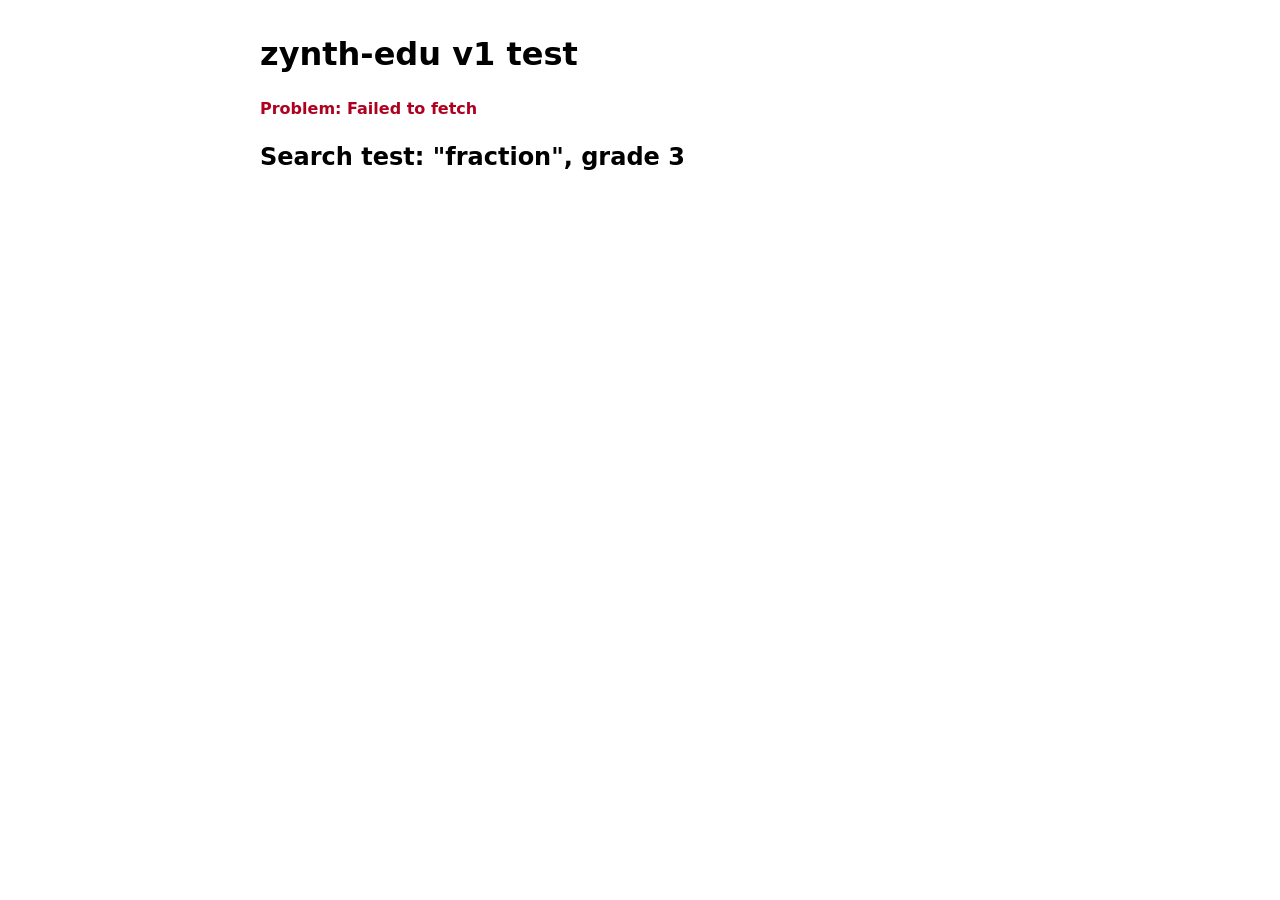
<file: v1/test.html>
<!doctype html>
<html lang="en">
<head>
<meta charset="utf-8">
<meta name="viewport" content="width=device-width,initial-scale=1">
<title>zynth-edu test</title>
<style>
  body { font-family: system-ui, sans-serif; max-width: 760px; margin: 2rem auto; padding: 0 1rem; line-height: 1.4; }
  li { margin: .5rem 0; }
  code { background: #eee; padding: 0 .3em; border-radius: 4px; }
  .ok { color: #0a7a2f; font-weight: 600; } .bad { color: #b00020; font-weight: 600; }
</style>
</head>
<body>
<h1>zynth-edu v1 test</h1>
<p id="status">Loading from the TEKS database...</p>
<ol id="list"></ol>
<h2>Search test: "fraction", grade 3</h2>
<ol id="search"></ol>
<script src="./zynth-edu.js"></script>
<script>
  var statusEl = document.getElementById('status');
  function fill(id, rows, n) {
    var ol = document.getElementById(id);
    rows.slice(0, n).forEach(function (r) {
      var li = document.createElement('li');
      var c = document.createElement('code'); c.textContent = r.code;
      li.appendChild(c); li.appendChild(document.createTextNode(' ' + r.text));
      ol.appendChild(li);
    });
  }
  Teks.forGrade(3, { subject: 'pe' }).then(function (rows) {
    statusEl.className = 'ok';
    statusEl.textContent = 'Working! ' + rows.length + ' third-grade PE standards loaded (zynth-edu v' + ZynthEdu.version + '). First 5:';
    fill('list', rows, 5);
    return Teks.search('fraction', { grade: 3 });
  }).then(function (rows) {
    fill('search', rows, 5);
  }).catch(function (e) {
    statusEl.className = 'bad';
    statusEl.textContent = 'Problem: ' + e.message;
  });
</script>
</body>
</html>
</file>
